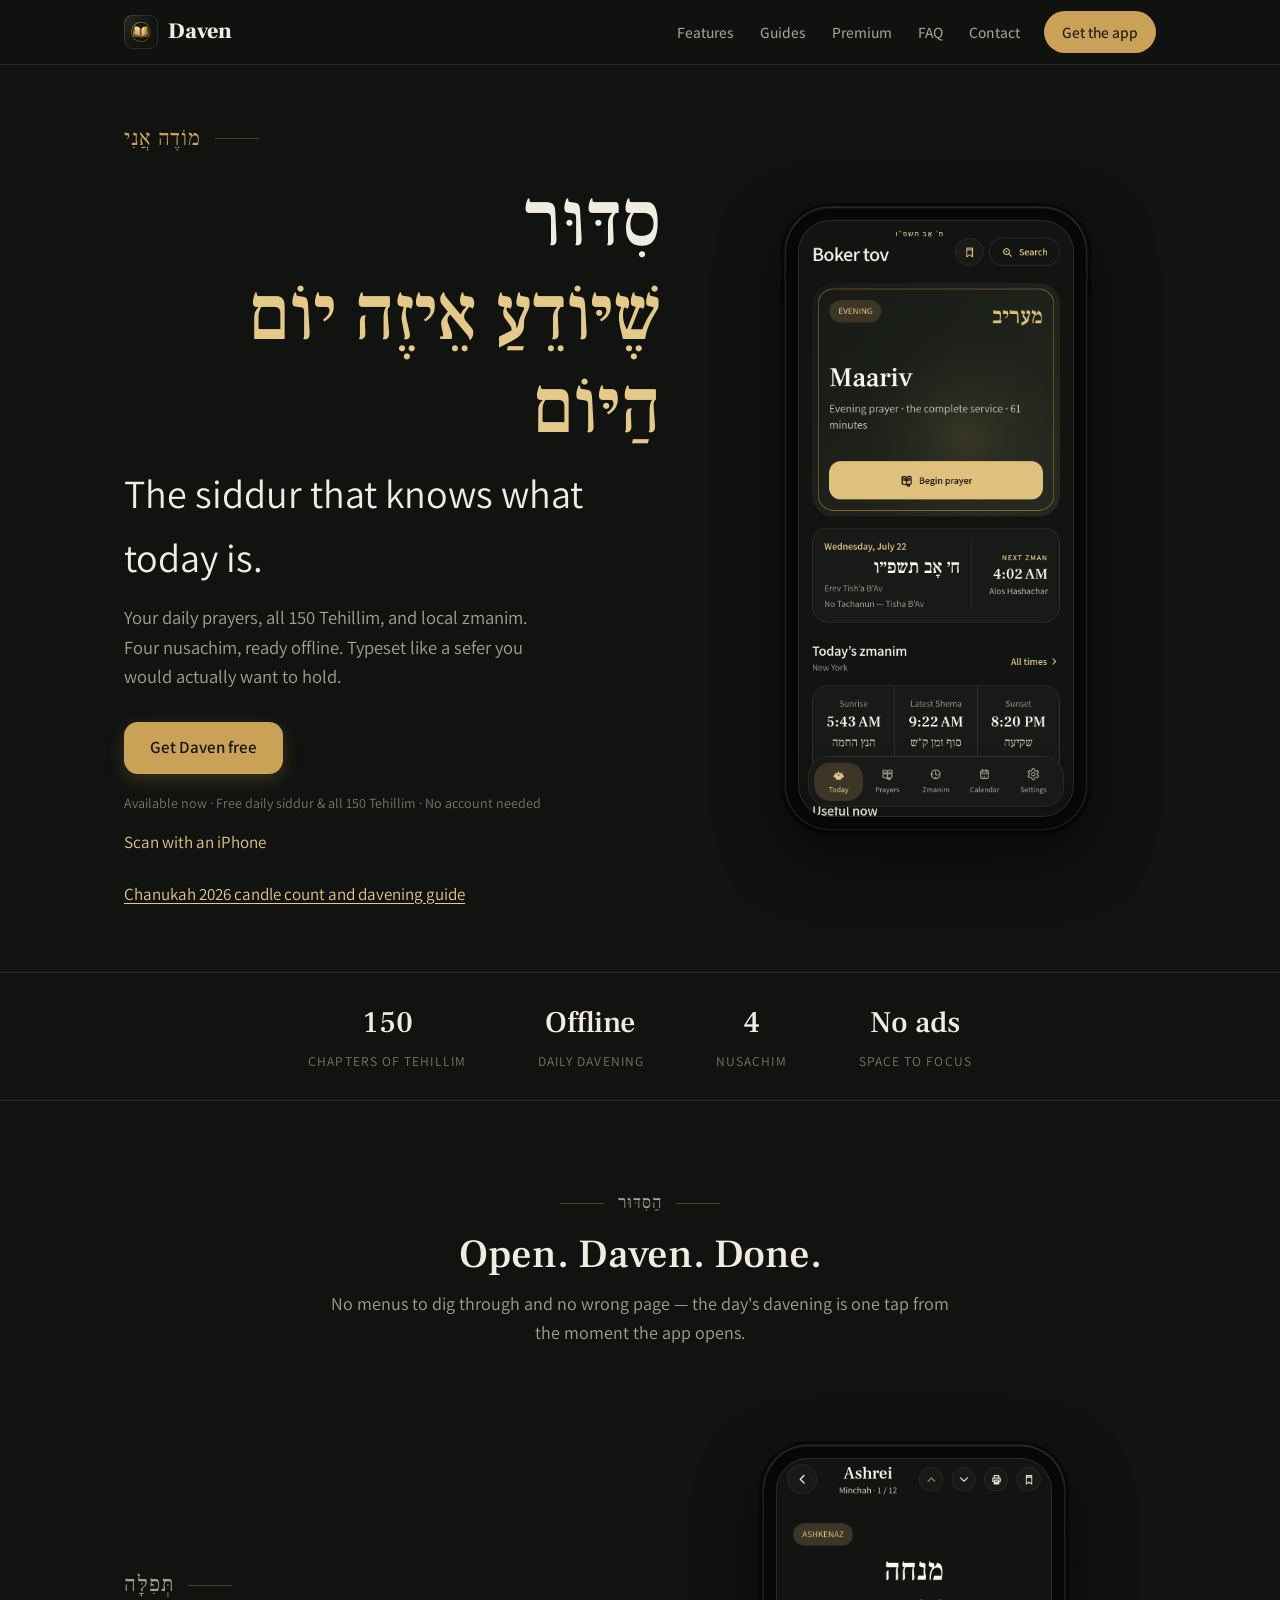
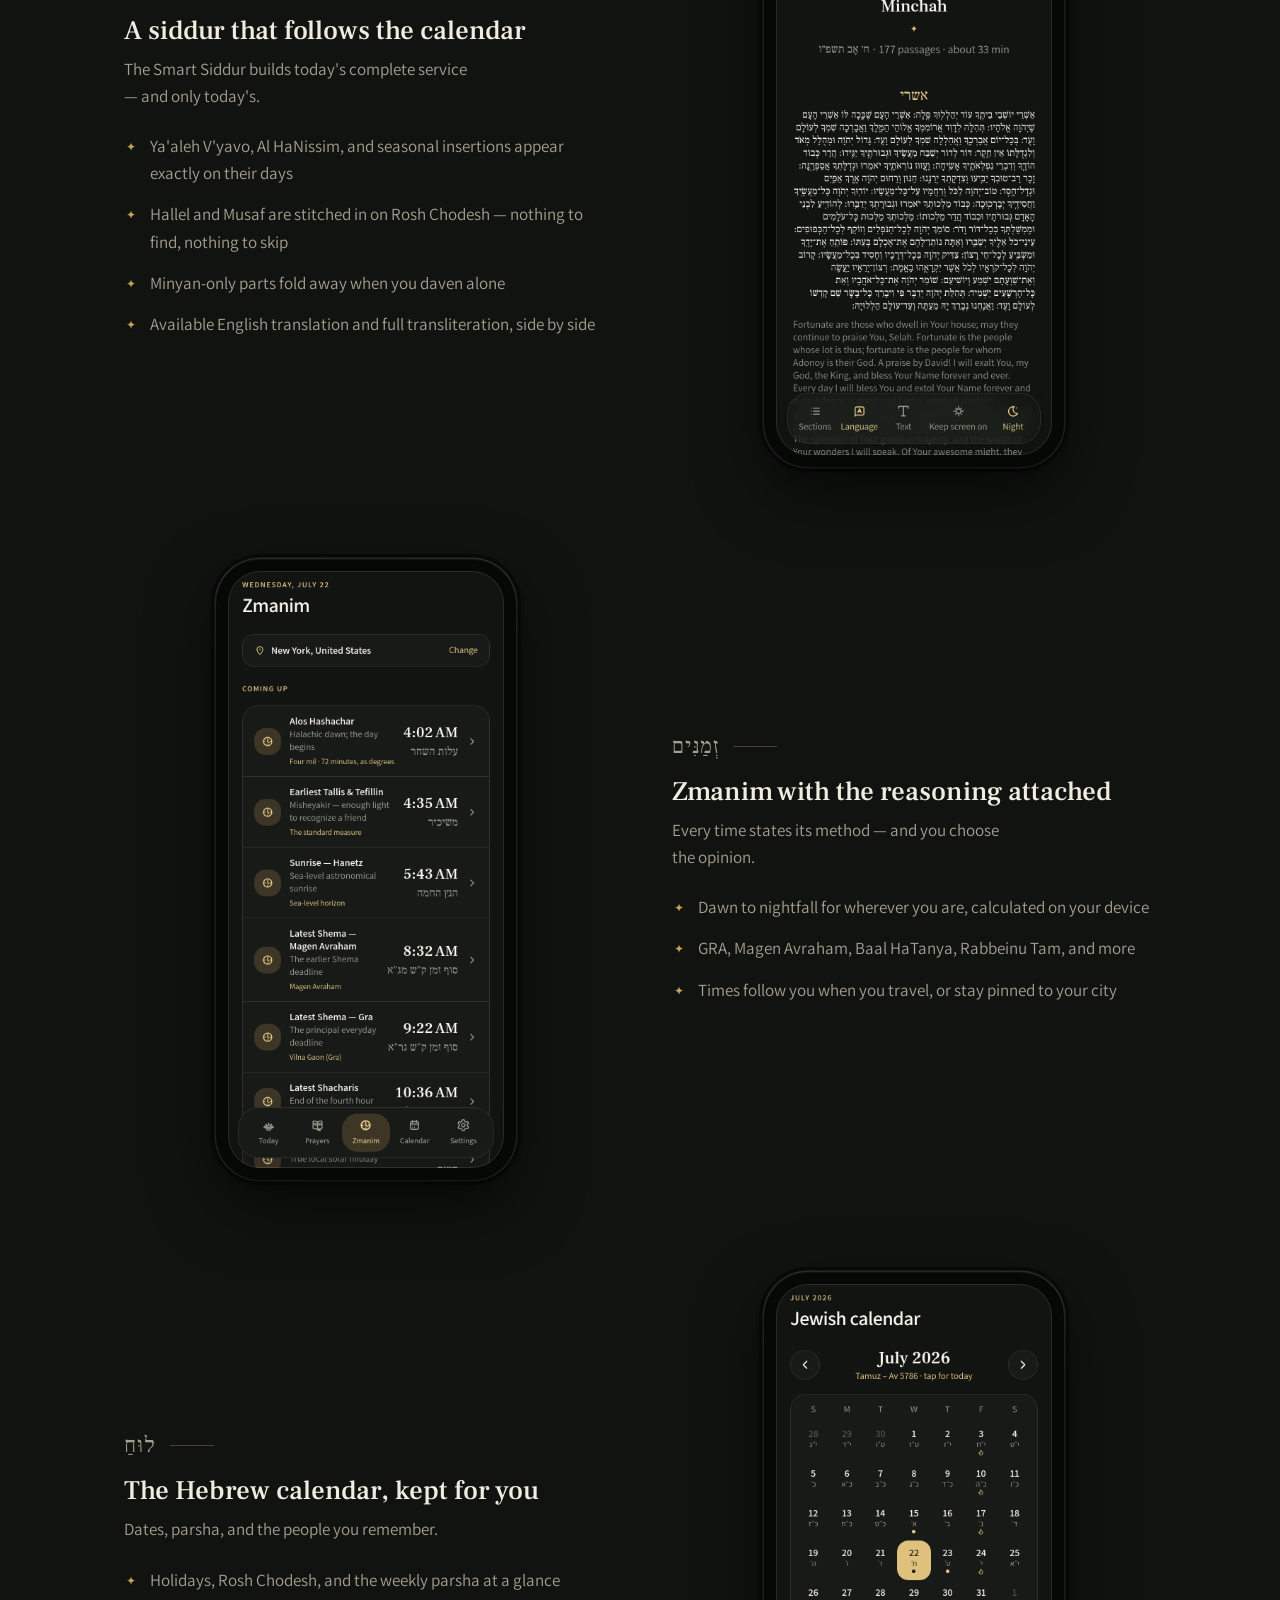
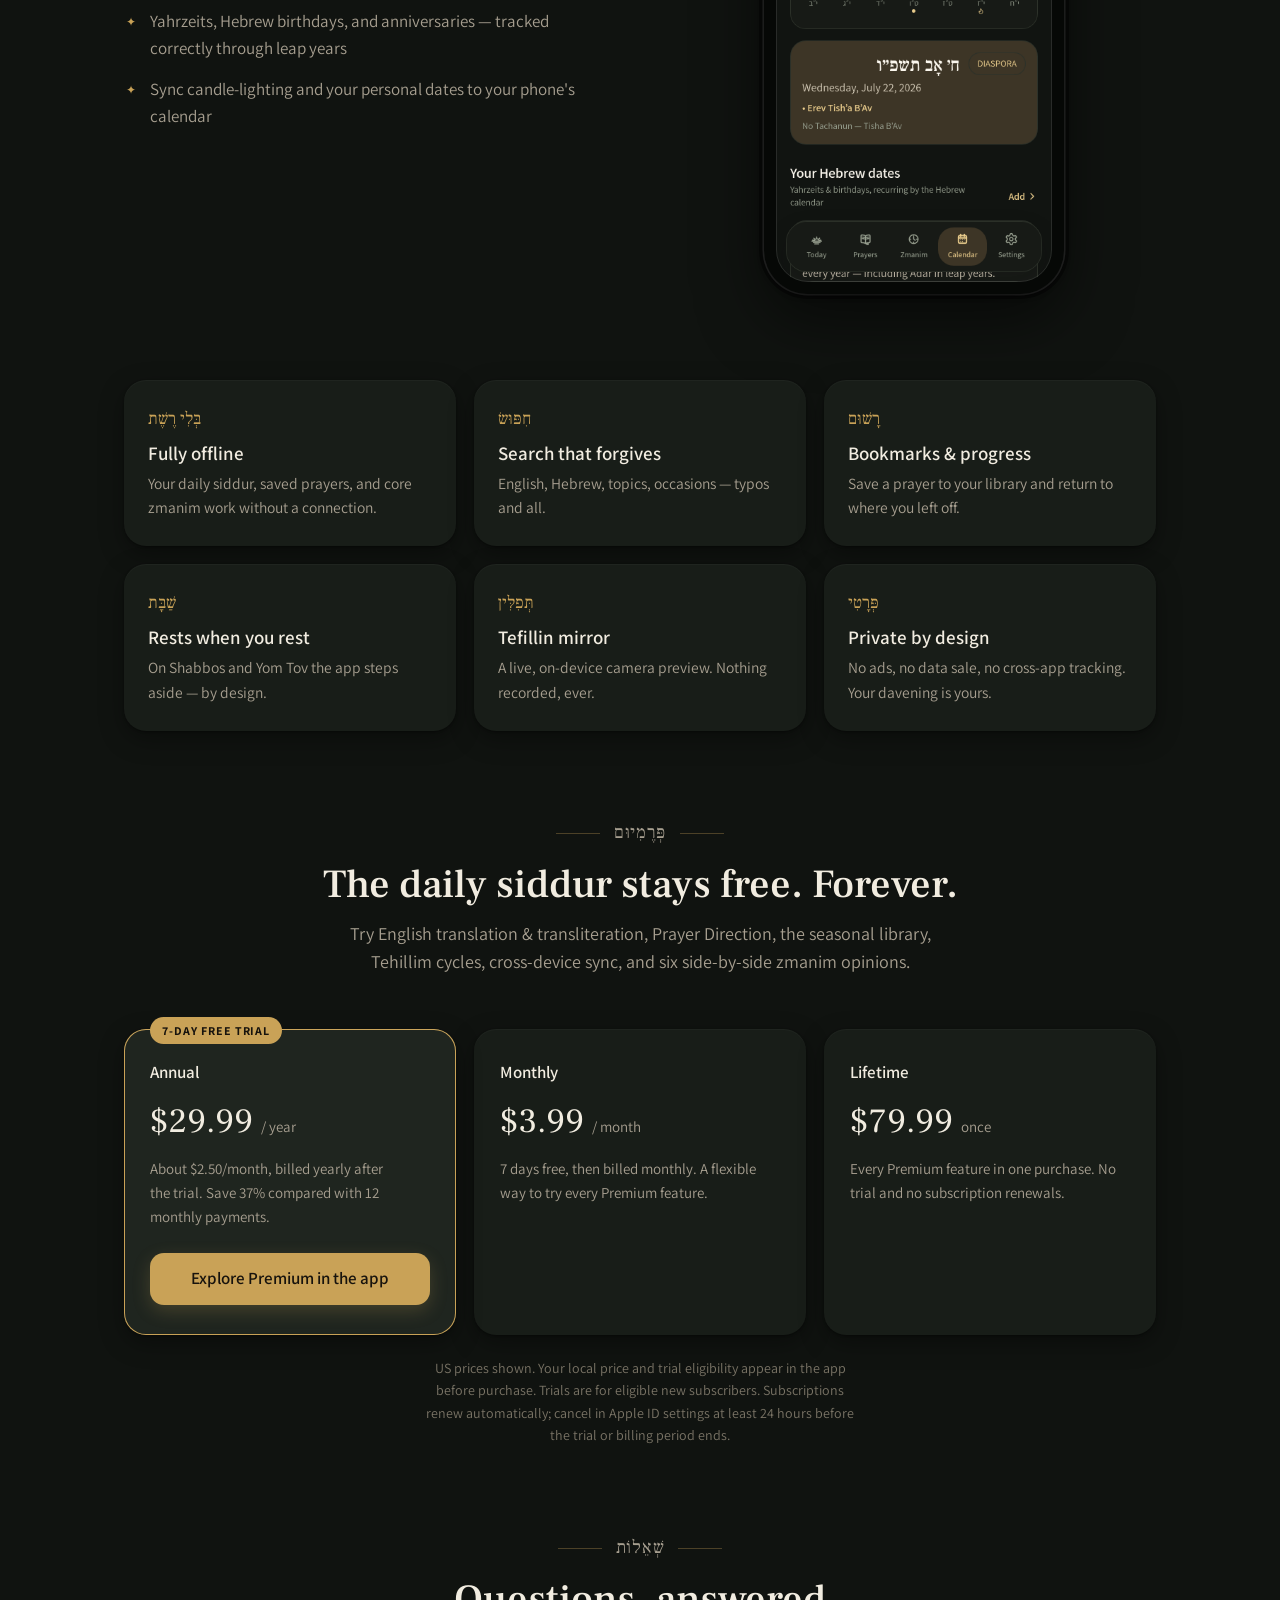
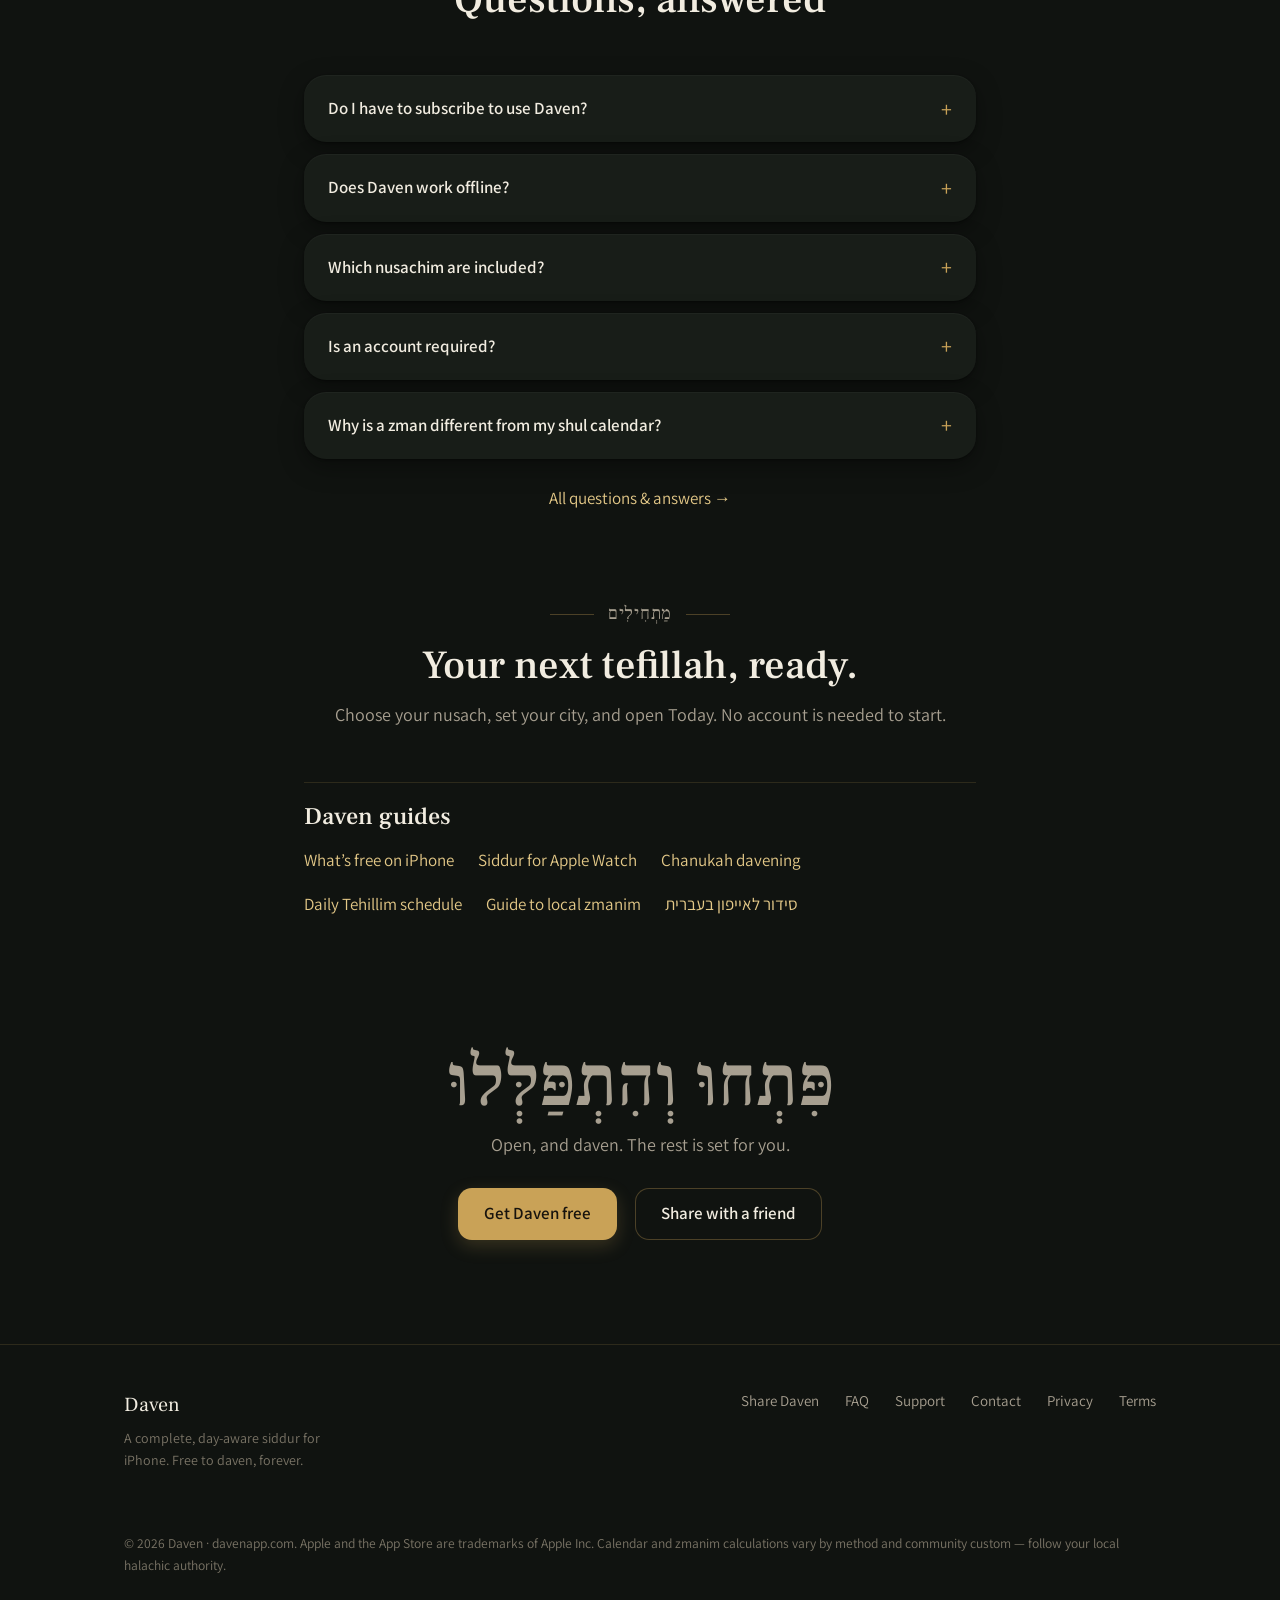
<file: index.html>
<!doctype html>
<html lang="en">
<head>
  <meta charset="utf-8" />
  <meta name="viewport" content="width=device-width, initial-scale=1" />
  <meta name="google-site-verification" content="KOYwzaF7KQ76-udQFPuBM1Hu_UAQCyKjwRdZH_Lq3cs" />
  <title>Daven: Free Siddur, Tehillim & Zmanim for iPhone</title>
  <meta name="description" content="A free daily siddur and all 150 Tehillim for iPhone. Four nusachim, offline prayer, zmanim and the Hebrew calendar. Optional Premium has a 7-day trial." />
  <link rel="canonical" href="https://davenapp.com/" />
  <meta name="apple-itunes-app" content="app-id=6791022012" />
  <meta property="og:type" content="website" />
  <meta property="og:url" content="https://davenapp.com/" />
  <meta property="og:title" content="Daven: Free Siddur, Tehillim & Zmanim for iPhone" />
  <meta property="og:description" content="A free daily siddur and all 150 Tehillim for iPhone. Four nusachim, offline prayer, zmanim and the Hebrew calendar. Optional Premium has a 7-day trial." />
  <meta property="og:image" content="https://davenapp.com/assets/icon-512.png" />
  <meta name="twitter:card" content="summary" />
  <link rel="icon" href="assets/icon-64.png" />
  <link rel="apple-touch-icon" href="assets/apple-touch-icon.png" />
  <link rel="preconnect" href="https://fonts.googleapis.com" />
  <link rel="preconnect" href="https://fonts.gstatic.com" crossorigin />
  <link href="https://fonts.googleapis.com/css2?family=Assistant:wght@400;500;600;700&family=Frank+Ruhl+Libre:wght@400;500;700;900&display=swap" rel="stylesheet" />
  <link rel="stylesheet" href="styles.css?v=12" />
  <script type="application/ld+json">{"@context": "https://schema.org", "@type": "MobileApplication", "name": "Daven: Siddur & Zmanim", "operatingSystem": "iOS", "applicationCategory": "ReferenceApplication", "url": "https://davenapp.com/", "downloadUrl": "https://apps.apple.com/app/id6791022012", "offers": {"@type": "Offer", "price": "0", "priceCurrency": "USD", "description": "Free download with optional in-app purchases"}, "image": "https://davenapp.com/assets/icon-512.png"}</script>
</head>
<body>

<header class="nav">
  <div class="wrap nav__inner">
    <a class="nav__brand" href="/"><img class="nav__mark" src="assets/icon-64.png" alt="" width="30" height="30" />Daven</a>
      <button class="nav__menu" type="button" aria-label="Menu" aria-expanded="false" aria-controls="nav-sheet">
        <svg width="22" height="22" viewBox="0 0 22 22" fill="none" aria-hidden="true"><path d="M3 6h16M3 11h16M3 16h16" stroke="currentColor" stroke-width="1.8" stroke-linecap="round"/></svg>
      </button>
    <nav class="nav__links" aria-label="Site">
      <a href="#features">Features</a>
      <a href="#guides">Guides</a>
      <a href="#premium">Premium</a>
      <a href="faq.html">FAQ</a>
      <a href="contact.html">Contact</a>
      <a class="nav__cta" href="https://apps.apple.com/app/id6791022012">Get the app</a>
    </nav>
  </div>
    <nav class="nav__sheet" id="nav-sheet" hidden aria-label="Menu">
      <a href="/#features">Features</a>
      <a href="/#guides">Guides</a>
      <a href="/#premium">Premium</a>
      <a href="faq.html">FAQ</a>
      <a href="support.html">Support</a>
      <a href="contact.html">Contact</a>
      <a href="privacy.html">Privacy</a>
      <a href="terms.html">Terms</a>
      <a href="https://apps.apple.com/app/id6791022012">Get the app</a>
    </nav>
</header>

<main>
  <!-- The hero is set like a page of the siddur itself: the reader's gold
       section mark, the Hebrew line, then its translation line beneath. -->
  <section class="hero">
    <div class="wrap hero__grid">
      <div>
        <p class="mark rise">מוֹדֶה אֲנִי</p>
        <h1 class="hero__hebrew rise" lang="he">סִדּוּר<br /><em>שֶׁיּוֹדֵעַ אֵיזֶה יוֹם הַיּוֹם</em></h1>
        <p class="hero__title rise">The siddur that knows what today is.</p>
        <p class="hero__sub rise">Your daily prayers, all 150 Tehillim, and local zmanim. Four nusachim, ready offline. Typeset like a sefer you would actually want to hold.</p>
        <div class="cta-row rise">
          <a class="btn btn--gold" href="https://apps.apple.com/app/id6791022012">Get Daven free</a>
          <span class="cta-note">Available now · Free daily siddur &amp; all 150 Tehillim · No account needed</span>
        </div>
        <p class="desktop-install-link"><a href="share.html#scan">Scan with an iPhone</a></p>
        <p class="seasonal-guide" data-hide-after="2026-12-13T12:00:00Z"><a href="chanukah-davening.html">Chanukah 2026 candle count and davening guide</a></p>
      </div>
      <figure class="phone rise"><img src="assets/shot-today.png" alt="Daven's Today screen: the evening service ready to begin, today's Hebrew date, and the next zman." fetchpriority="high" width="780" height="1688" /></figure>
    </div>
  </section>

  <section class="colophon" aria-label="Library size">
    <div class="wrap colophon__row rise">
      <div class="stat"><b>150</b><span>chapters of Tehillim</span></div>
      <div class="stat"><b>Offline</b><span>daily davening</span></div>
      <div class="stat"><b>4</b><span>nusachim</span></div>
      <div class="stat"><b>No ads</b><span>space to focus</span></div>
    </div>
  </section>

  <section class="section" id="features">
    <div class="wrap">
      <div class="section__head rise">
        <p class="mark mark--center">הַסִּדּוּר</p>
        <h2>Open. Daven. Done.</h2>
        <p>No menus to dig through and no wrong page — the day's davening is one tap from the moment the app opens.</p>
      </div>

      <div class="feature rise">
        <div class="feature__copy">
          <p class="mark">תְּפִלָּה</p>
          <h3>A siddur that follows the calendar</h3>
          <p>The Smart Siddur builds today's complete service — and only today's.</p>
          <ul>
            <li>Ya'aleh V'yavo, Al HaNissim, and seasonal insertions appear exactly on their days</li>
            <li>Hallel and Musaf are stitched in on Rosh Chodesh — nothing to find, nothing to skip</li>
            <li>Minyan-only parts fold away when you daven alone</li>
            <li>Available English translation and full transliteration, side by side</li>
          </ul>
        </div>
        <figure class="phone"><img src="assets/shot-reader.png" alt="The Daven reader: Minchah with vocalized Hebrew, a gold section mark, and English translation." loading="lazy" decoding="async" width="780" height="1688" /></figure>
      </div>

      <div class="feature feature--flip rise">
        <div class="feature__copy">
          <p class="mark">זְמַנִּים</p>
          <h3>Zmanim with the reasoning attached</h3>
          <p>Every time states its method — and you choose the opinion.</p>
          <ul>
            <li>Dawn to nightfall for wherever you are, calculated on your device</li>
            <li>GRA, Magen Avraham, Baal HaTanya, Rabbeinu Tam, and more</li>
            <li>Times follow you when you travel, or stay pinned to your city</li>
          </ul>
        </div>
        <figure class="phone"><img src="assets/shot-zmanim.png" alt="Daven's zmanim list: each time with its Hebrew name and the halachic method it uses." loading="lazy" decoding="async" width="780" height="1688" /></figure>
      </div>

      <div class="feature rise">
        <div class="feature__copy">
          <p class="mark">לוּחַ</p>
          <h3>The Hebrew calendar, kept for you</h3>
          <p>Dates, parsha, and the people you remember.</p>
          <ul>
            <li>Holidays, Rosh Chodesh, and the weekly parsha at a glance</li>
            <li>Yahrzeits, Hebrew birthdays, and anniversaries — tracked correctly through leap years</li>
            <li>Sync candle-lighting and your personal dates to your phone's calendar</li>
          </ul>
        </div>
        <figure class="phone"><img src="assets/shot-calendar.png" alt="Daven's calendar: the Hebrew month with holidays and personal dates." loading="lazy" decoding="async" width="780" height="1688" /></figure>
      </div>

      <div class="grid" style="margin-top:40px">
        <div class="card rise"><span class="card__hebrew">בְּלִי רֶשֶׁת</span><h3>Fully offline</h3><p>Your daily siddur, saved prayers, and core zmanim work without a connection.</p></div>
        <div class="card rise"><span class="card__hebrew">חִפּוּשׂ</span><h3>Search that forgives</h3><p>English, Hebrew, topics, occasions — typos and all.</p></div>
        <div class="card rise"><span class="card__hebrew">רָשׁוּם</span><h3>Bookmarks &amp; progress</h3><p>Save a prayer to your library and return to where you left off.</p></div>
        <div class="card rise"><span class="card__hebrew">שַׁבָּת</span><h3>Rests when you rest</h3><p>On Shabbos and Yom Tov the app steps aside — by design.</p></div>
        <div class="card rise"><span class="card__hebrew">תְּפִלִּין</span><h3>Tefillin mirror</h3><p>A live, on-device camera preview. Nothing recorded, ever.</p></div>
        <div class="card rise"><span class="card__hebrew">פְּרָטִי</span><h3>Private by design</h3><p>No ads, no data sale, no cross-app tracking. Your davening is yours.</p></div>
      </div>
    </div>
  </section>

  <section class="section" id="premium">
    <div class="wrap">
      <div class="section__head rise">
        <p class="mark mark--center">פְּרֶמִיוּם</p>
        <h2>The daily siddur stays free. Forever.</h2>
        <p>Try English translation &amp; transliteration, Prayer Direction, the seasonal library, Tehillim cycles, cross-device sync, and six side-by-side zmanim opinions.</p>
      </div>
      <div class="plans rise">
        <div class="plan plan--featured">
          <span class="plan__badge">7-DAY FREE TRIAL</span>
          <span class="plan__name">Annual</span>
          <span class="plan__price">$29.99 <small>/ year</small></span>
          <p class="plan__note">About $2.50/month, billed yearly after the trial. Save 37% compared with 12 monthly payments.</p>
          <a class="btn btn--gold" href="https://apps.apple.com/app/id6791022012">Explore Premium in the app</a>
        </div>
        <div class="plan">
          <span class="plan__name">Monthly</span>
          <span class="plan__price">$3.99 <small>/ month</small></span>
          <p class="plan__note">7 days free, then billed monthly. A flexible way to try every Premium feature.</p>
        </div>
        <div class="plan">
          <span class="plan__name">Lifetime</span>
          <span class="plan__price">$79.99 <small>once</small></span>
          <p class="plan__note">Every Premium feature in one purchase. No trial and no subscription renewals.</p>
        </div>
      </div>
      <p class="plans-foot">US prices shown. Your local price and trial eligibility appear in the app before purchase. Trials are for eligible new subscribers. Subscriptions renew automatically; cancel in Apple ID settings at least 24 hours before the trial or billing period ends.</p>
    </div>
  </section>

  <section class="section" id="faq">
    <div class="wrap wrap--narrow">
      <div class="section__head rise">
        <p class="mark mark--center">שְׁאֵלוֹת</p>
        <h2>Questions, answered</h2>
      </div>
      <div class="faq-list rise">
        <details class="faq-item"><summary>Do I have to subscribe to use Daven?</summary><div class="faq-body"><p>No. The daily siddur in all four nusachim and all 150 Tehillim are free. Downloading Daven does not start a subscription. Premium is optional, and Apple shows the price and terms before you confirm a purchase.</p></div></details>
        <details class="faq-item"><summary>Does Daven work offline?</summary><div class="faq-body"><p>Yes. Bundled prayer content, calendar logic, saved preferences, bookmarks, reading progress, and core zmanim work without a network connection.</p></div></details>
        <details class="faq-item"><summary>Which nusachim are included?</summary><div class="faq-body"><p>Ashkenaz, Sefard, Edot Mizrach, and Chabad — and the whole library truly changes with your setting, not just the Amidah.</p></div></details>
        <details class="faq-item"><summary>Is an account required?</summary><div class="faq-body"><p>No. An account exists only for optional cross-device sync of your preferences and personal content.</p></div></details>
        <details class="faq-item"><summary>Why is a zman different from my shul calendar?</summary><div class="faq-body"><p>Methods and location assumptions can differ. Check the selected city and the Israel/Diaspora setting — then follow your community calendar and local halachic authority.</p></div></details>
      </div>
      <p style="text-align:center;margin-top:26px"><a href="faq.html">All questions &amp; answers →</a></p>
    </div>
  </section>

  <section class="section" id="start">
    <div class="wrap wrap--narrow">
      <div class="section__head">
        <p class="mark mark--center">מַתְחִילִים</p>
        <h2>Your next tefillah, ready.</h2>
        <p>Choose your nusach, set your city, and open Today. No account is needed to start.</p>
      </div>
      <nav id="guides" class="reading-related" aria-labelledby="guide-title">
        <h3 id="guide-title">Daven guides</h3>
        <ul class="guide-links">
          <li><a href="siddur-for-iphone.html">What’s free on iPhone</a></li>
          <li><a href="siddur-for-apple-watch.html">Siddur for Apple Watch</a></li>
          <li><a href="chanukah-davening.html">Chanukah davening</a></li>
          <li><a href="daily-tehillim.html">Daily Tehillim schedule</a></li>
          <li><a href="zmanim-guide.html">Guide to local zmanim</a></li>
          <li><a href="siddur-he.html" lang="he" dir="rtl">סידור לאייפון בעברית</a></li>
        </ul>
      </nav>
    </div>
  </section>

  <section class="closer">
    <div class="wrap">
      <p class="hero__hebrew rise" lang="he">פִּתְחוּ וְהִתְפַּלְּלוּ</p>
      <p class="rise">Open, and daven. The rest is set for you.</p>
      <div class="cta-row rise" style="justify-content:center">
        <a class="btn btn--gold" href="https://apps.apple.com/app/id6791022012">Get Daven free</a>
        <a class="btn btn--ghost" href="share.html">Share with a friend</a>
      </div>
    </div>
  </section>
</main>

<footer class="footer">
  <div class="wrap footer__inner">
    <div class="footer__brand">Daven<span>A complete, day-aware siddur for iPhone. Free to daven, forever.</span></div>
    <nav aria-label="Footer">
      <a href="share.html">Share Daven</a>
      <a href="faq.html">FAQ</a>
      <a href="support.html">Support</a>
      <a href="contact.html">Contact</a>
      <a href="privacy.html">Privacy</a>
      <a href="terms.html">Terms</a>
    </nav>
    <p class="footer__legal">© <span data-year>2026</span> Daven · davenapp.com. Apple and the App Store are trademarks of Apple Inc. Calendar and zmanim calculations vary by method and community custom — follow your local halachic authority.</p>
  </div>
</footer>

<script src="site.js?v=10" defer></script>
</body>
</html>
</file>
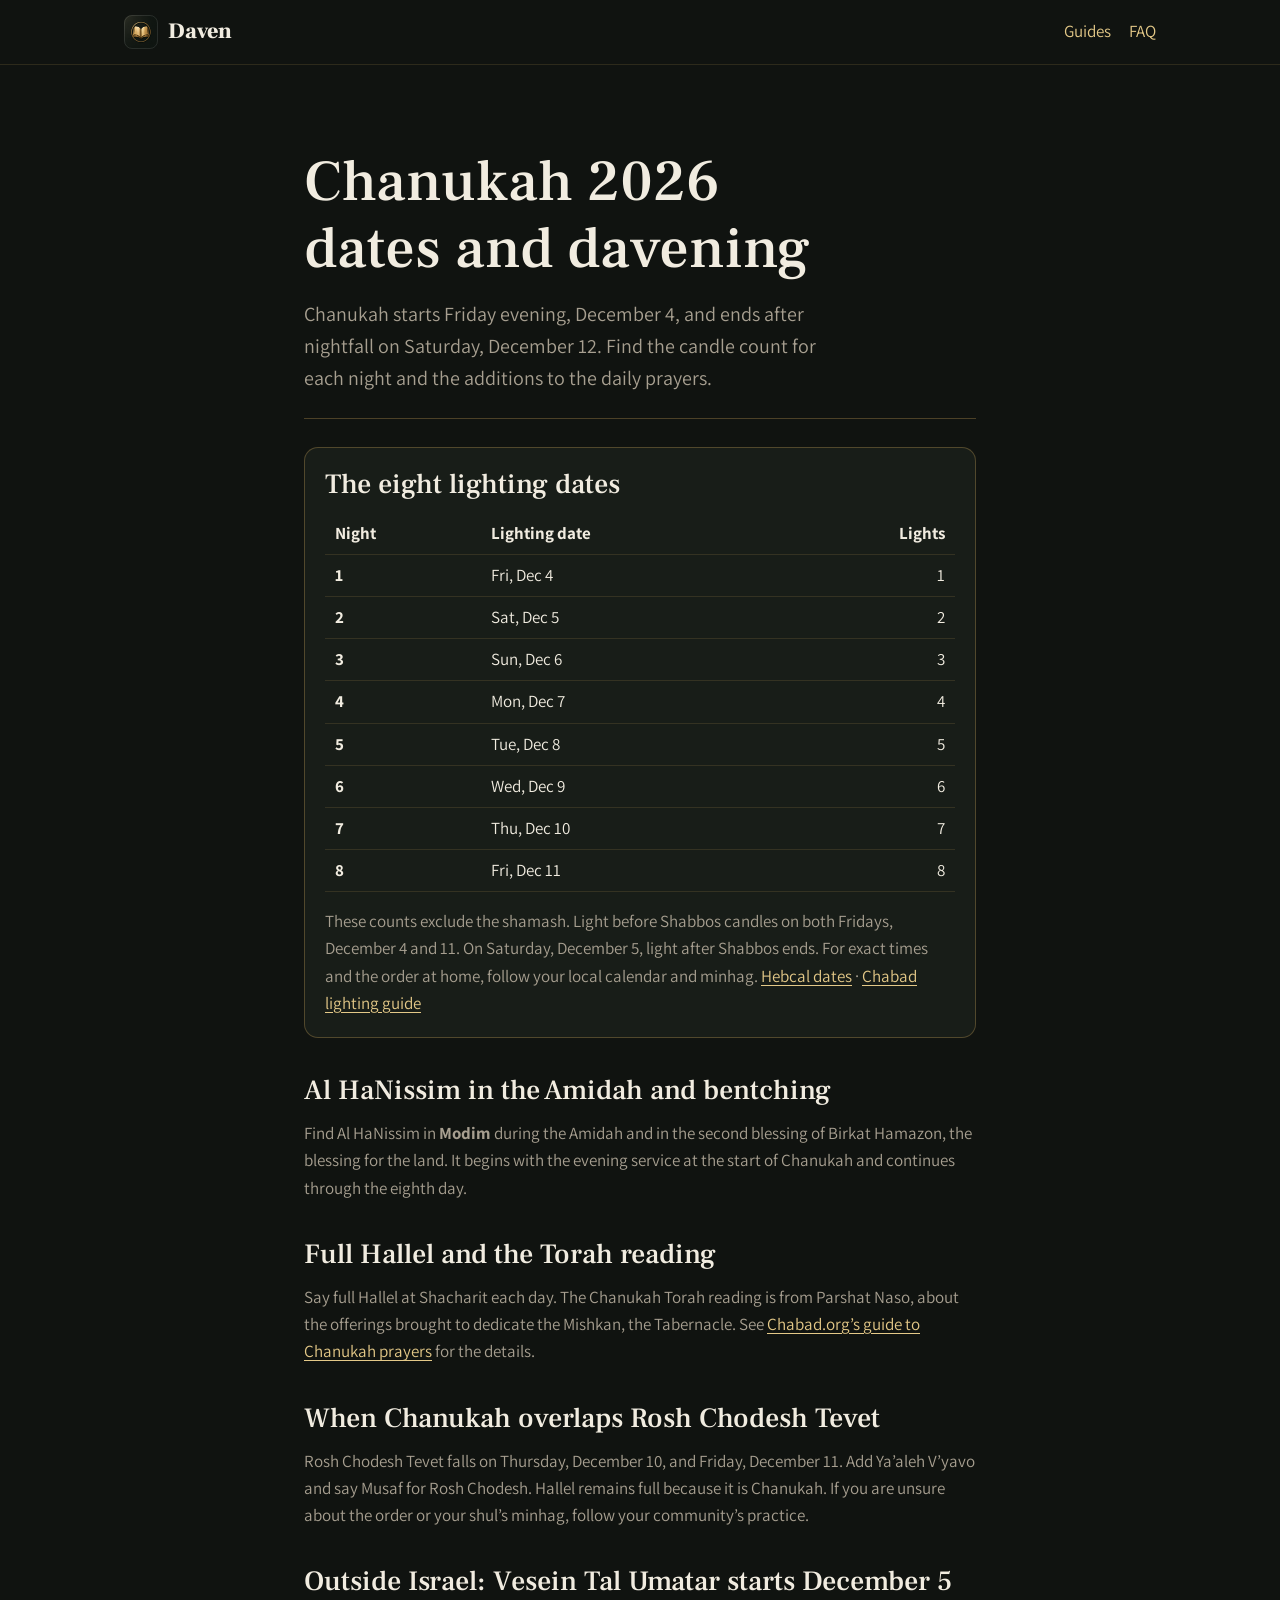
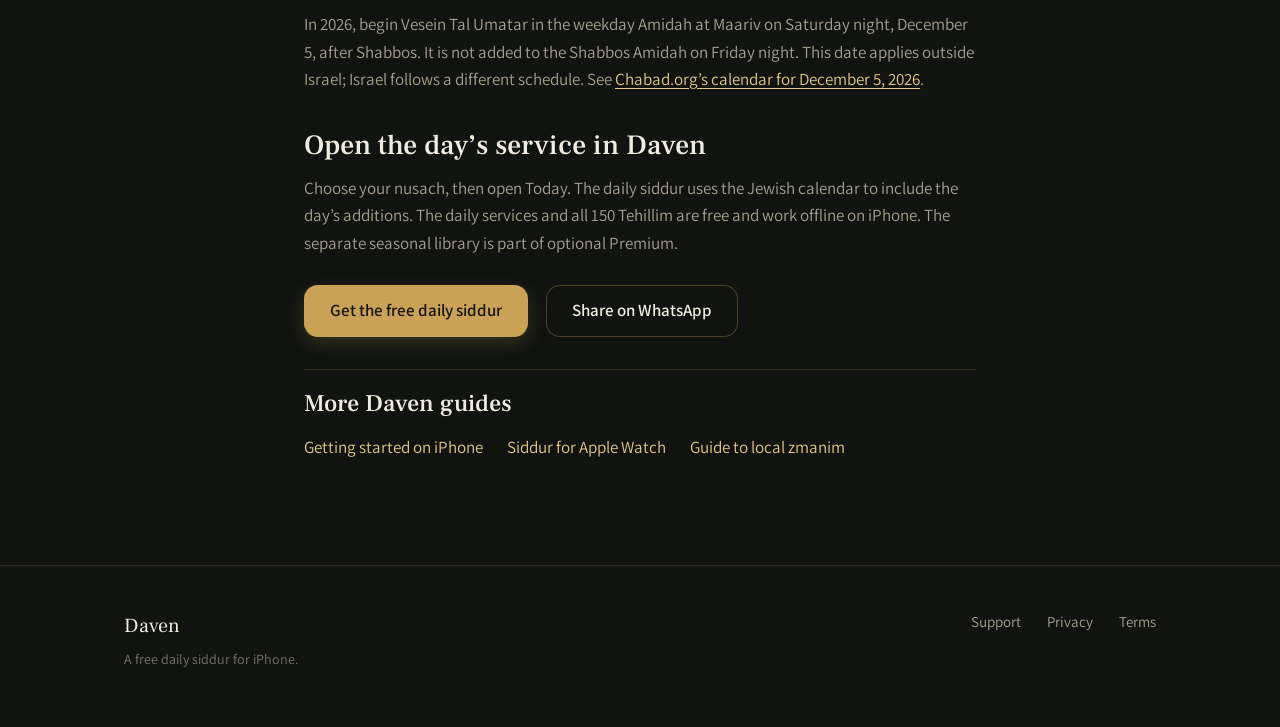
<file: chanukah-davening.html>
<!doctype html>
<html lang="en">
<head>
  <meta charset="utf-8" />
  <meta name="viewport" content="width=device-width, initial-scale=1" />
  <title>Chanukah 2026 Dates, Candle Count &amp; Davening — Daven</title>
  <meta name="description" content="Chanukah 2026 runs December 4–12. See how many menorah lights to kindle each night, the two Friday lightings, and what changes in davening." />
  <link rel="canonical" href="https://davenapp.com/chanukah-davening.html" />
  <meta name="apple-itunes-app" content="app-id=6791022012" />
  <meta property="og:type" content="article" />
  <meta property="og:site_name" content="Daven" />
  <meta property="og:url" content="https://davenapp.com/chanukah-davening.html" />
  <meta property="og:title" content="Chanukah 2026 Dates, Candle Count &amp; Davening — Daven" />
  <meta property="og:description" content="Chanukah 2026 runs December 4–12. See how many menorah lights to kindle each night, the two Friday lightings, and what changes in davening." />
  <meta property="og:image" content="https://davenapp.com/assets/icon-512.png" />
  <meta name="twitter:card" content="summary" />
  <link rel="icon" href="assets/icon-64.png" />
  <link rel="apple-touch-icon" href="assets/apple-touch-icon.png" />
  <link rel="preconnect" href="https://fonts.googleapis.com" />
  <link rel="preconnect" href="https://fonts.gstatic.com" crossorigin />
  <link href="https://fonts.googleapis.com/css2?family=Assistant:wght@400;500;600;700&amp;family=Frank+Ruhl+Libre:wght@400;500;700;900&amp;display=swap" rel="stylesheet" />
  <link rel="stylesheet" href="styles.css?v=11" />
</head>
<body>
  <a class="skip-link" href="#main">Skip to content</a>
  <header class="reading-nav">
    <div class="wrap reading-nav__inner">
      <a class="nav__brand" href="/"><img class="nav__mark" src="assets/icon-64.png" alt="" width="34" height="34" />Daven</a>
      <nav aria-label="Site">
        <a href="/#guides">Guides</a>
        <a href="faq.html">FAQ</a>
      </nav>
    </div>
  </header>

  <main class="section guide-page reading-page" id="main" tabindex="-1">
    <article class="wrap wrap--narrow">
      <header class="reading-head">
        <h1>Chanukah 2026 dates and davening</h1>
        <p>Chanukah starts Friday evening, December 4, and ends after nightfall on Saturday, December 12. Find the candle count for each night and the additions to the daily prayers.</p>
      </header>

      <div class="guide-copy">
        <section class="guide-callout" aria-labelledby="chanukah-dates">
          <h2 id="chanukah-dates">The eight lighting dates</h2>
          <table class="calendar-table" aria-labelledby="chanukah-dates">
            <thead>
              <tr><th scope="col">Night</th><th scope="col">Lighting date</th><th scope="col">Lights</th></tr>
            </thead>
            <tbody>
              <tr><th scope="row">1</th><td><time datetime="2026-12-04">Fri, Dec 4</time></td><td>1</td></tr>
              <tr><th scope="row">2</th><td><time datetime="2026-12-05">Sat, Dec 5</time></td><td>2</td></tr>
              <tr><th scope="row">3</th><td><time datetime="2026-12-06">Sun, Dec 6</time></td><td>3</td></tr>
              <tr><th scope="row">4</th><td><time datetime="2026-12-07">Mon, Dec 7</time></td><td>4</td></tr>
              <tr><th scope="row">5</th><td><time datetime="2026-12-08">Tue, Dec 8</time></td><td>5</td></tr>
              <tr><th scope="row">6</th><td><time datetime="2026-12-09">Wed, Dec 9</time></td><td>6</td></tr>
              <tr><th scope="row">7</th><td><time datetime="2026-12-10">Thu, Dec 10</time></td><td>7</td></tr>
              <tr><th scope="row">8</th><td><time datetime="2026-12-11">Fri, Dec 11</time></td><td>8</td></tr>
            </tbody>
          </table>
          <p>These counts exclude the shamash. Light before Shabbos candles on both Fridays, December 4 and 11. On Saturday, December 5, light after Shabbos ends. For exact times and the order at home, follow your local calendar and minhag. <a href="https://www.hebcal.com/holidays/chanukah-2026">Hebcal dates</a> · <a href="https://www.chabad.org/holidays/chanukah/article_cdo/aid/605036/jewish/Hanukkah-2026-FAQ.htm">Chabad lighting guide</a></p>
        </section>
        <h2>Al HaNissim in the Amidah and bentching</h2>
        <p>Find Al HaNissim in <strong>Modim</strong> during the Amidah and in the second blessing of Birkat Hamazon, the blessing for the land. It begins with the evening service at the start of Chanukah and continues through the eighth day.</p>
        <h2>Full Hallel and the Torah reading</h2>
        <p>Say full Hallel at Shacharit each day. The Chanukah Torah reading is from Parshat Naso, about the offerings brought to dedicate the Mishkan, the Tabernacle. See <a href="https://www.chabad.org/holidays/chanukah/article_cdo/aid/597180/jewish/Prayers-Blessings-Overview.htm">Chabad.org’s guide to Chanukah prayers</a> for the details.</p>
        <h2>When Chanukah overlaps Rosh Chodesh Tevet</h2>
        <p>Rosh Chodesh Tevet falls on Thursday, December 10, and Friday, December 11. Add Ya’aleh V’yavo and say Musaf for Rosh Chodesh. Hallel remains full because it is Chanukah. If you are unsure about the order or your shul’s minhag, follow your community’s practice.</p>
        <h2>Outside Israel: Vesein Tal Umatar starts December 5</h2>
        <p>In 2026, begin Vesein Tal Umatar in the weekday Amidah at Maariv on Saturday night, December 5, after Shabbos. It is not added to the Shabbos Amidah on Friday night. This date applies outside Israel; Israel follows a different schedule. See <a href="https://www.chabad.org/calendar/view/day_cdo/aid/603606/jewish/Prayer-for-Rain.htm">Chabad.org’s calendar for December 5, 2026</a>.</p>
        <h2>Open the day’s service in Daven</h2>
        <p>Choose your nusach, then open Today. The daily siddur uses the Jewish calendar to include the day’s additions. The daily services and all 150 Tehillim are free and work offline on iPhone. The separate seasonal library is part of optional Premium.</p>
        <div class="cta-row">
          <a class="btn btn--gold" href="https://apps.apple.com/app/id6791022012">Get the free daily siddur</a>
          <a class="btn btn--ghost" href="https://wa.me/?text=Chanukah%202026%20candle%20counts%20and%20what%20to%20add%20to%20davening%2C%20all%20on%20one%20page.%0Ahttps%3A%2F%2Fdavenapp.com%2Fchanukah-davening.html">Share on WhatsApp</a>
        </div>
      </div>

      <nav class="reading-related" aria-label="More Daven guides">
        <h2>More Daven guides</h2>
        <ul class="guide-links">
          <li><a href="siddur-for-iphone.html">Getting started on iPhone</a></li>
          <li><a href="siddur-for-apple-watch.html">Siddur for Apple Watch</a></li>
          <li><a href="zmanim-guide.html">Guide to local zmanim</a></li>
        </ul>
      </nav>
    </article>
  </main>

  <footer class="footer">
    <div class="wrap footer__inner">
      <div class="footer__brand">Daven<span>A free daily siddur for iPhone.</span></div>
      <nav aria-label="Footer">
        <a href="support.html">Support</a>
        <a href="privacy.html">Privacy</a>
        <a href="terms.html">Terms</a>
      </nav>
    </div>
  </footer>
  <script src="site.js?v=10" defer></script>
</body>
</html>
</file>
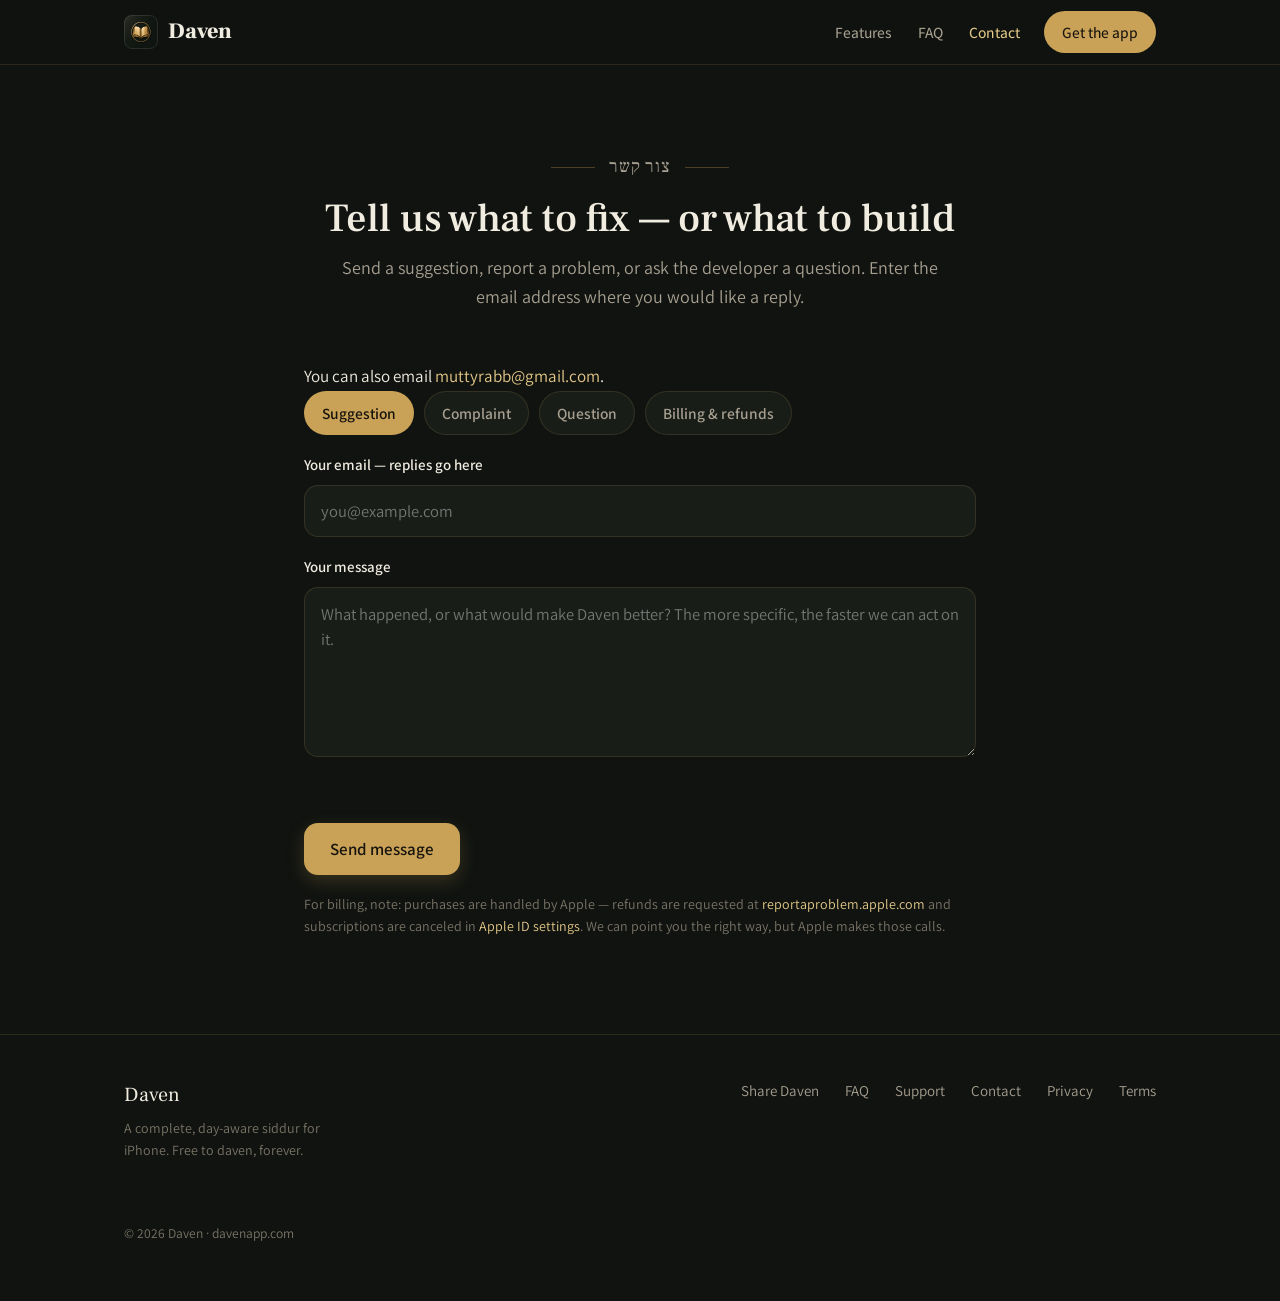
<file: contact.html>
<!doctype html>
<html lang="en">
<head>
  <meta charset="utf-8" />
  <meta name="viewport" content="width=device-width, initial-scale=1" />
  <title>Contact — Daven</title>
  <meta name="description" content="Send the Daven developer a suggestion, report a problem, or ask a question about the app." />
  <link rel="canonical" href="https://davenapp.com/contact.html" />
  <meta name="apple-itunes-app" content="app-id=6791022012" />
  <meta property="og:type" content="website" />
  <meta property="og:url" content="https://davenapp.com/contact.html" />
  <meta property="og:title" content="Contact — Daven" />
  <meta property="og:description" content="Send the Daven developer a suggestion, report a problem, or ask a question about the app." />
  <meta property="og:image" content="https://davenapp.com/assets/icon-512.png" />
  <meta name="twitter:card" content="summary" />
  <link rel="icon" href="assets/icon-64.png" />
  <link rel="apple-touch-icon" href="assets/apple-touch-icon.png" />
  <link rel="preconnect" href="https://fonts.googleapis.com" />
  <link rel="preconnect" href="https://fonts.gstatic.com" crossorigin />
  <link href="https://fonts.googleapis.com/css2?family=Assistant:wght@400;500;600;700&family=Frank+Ruhl+Libre:wght@400;500;700;900&display=swap" rel="stylesheet" />
  <link rel="stylesheet" href="styles.css?v=9" />
</head>
<body>

<header class="nav">
  <div class="wrap nav__inner">
    <a class="nav__brand" href="/"><img class="nav__mark" src="assets/icon-64.png" alt="" width="30" height="30" />Daven</a>
      <button class="nav__menu" type="button" aria-label="Menu" aria-expanded="false" aria-controls="nav-sheet">
        <svg width="22" height="22" viewBox="0 0 22 22" fill="none" aria-hidden="true"><path d="M3 6h16M3 11h16M3 16h16" stroke="currentColor" stroke-width="1.8" stroke-linecap="round"/></svg>
      </button>
    <nav class="nav__links" aria-label="Site">
      <a href="/#features">Features</a>
      <a href="faq.html">FAQ</a>
      <a href="contact.html" aria-current="page">Contact</a>
      <a class="nav__cta" href="https://apps.apple.com/app/id6791022012">Get the app</a>
    </nav>
  </div>
    <nav class="nav__sheet" id="nav-sheet" hidden aria-label="Menu">
      <a href="/#features">Features</a>
      <a href="/#premium">Premium</a>
      <a href="faq.html">FAQ</a>
      <a href="support.html">Support</a>
      <a href="contact.html">Contact</a>
      <a href="privacy.html">Privacy</a>
      <a href="terms.html">Terms</a>
      <a href="https://apps.apple.com/app/id6791022012">Get the app</a>
    </nav>
</header>

<main class="section" style="padding-bottom:88px">
  <div class="wrap wrap--narrow">
    <div class="section__head rise in">
      <p class="mark mark--center">צור קשר</p>
      <h2>Tell us what to fix — or what to build</h2>
      <p>Send a suggestion, report a problem, or ask the developer a question. Enter the email address where you would like a reply.</p>
    </div>

    <p class="support-direct">You can also email <a href="mailto:muttyrabb@gmail.com?subject=Daven%20support">muttyrabb@gmail.com</a>.</p>

    <form class="form" id="contact-form" novalidate>
      <div class="chip-row" role="group" aria-label="What is this about?">
        <button type="button" class="chip" data-kind="suggestion" aria-pressed="true">Suggestion</button>
        <button type="button" class="chip" data-kind="complaint" aria-pressed="false">Complaint</button>
        <button type="button" class="chip" data-kind="question" aria-pressed="false">Question</button>
        <button type="button" class="chip" data-kind="billing" aria-pressed="false">Billing &amp; refunds</button>
      </div>

      <div class="field">
        <label for="email">Your email — replies go here</label>
        <input id="email" name="email" type="email" autocomplete="email" inputmode="email" required placeholder="you@example.com" />
      </div>

      <div class="field">
        <label for="message">Your message</label>
        <textarea id="message" name="message" required minlength="10" placeholder="What happened, or what would make Daven better? The more specific, the faster we can act on it."></textarea>
      </div>

      <div class="hp" aria-hidden="true">
        <label for="website">Leave this field empty</label>
        <input id="website" name="website" type="text" tabindex="-1" autocomplete="off" />
      </div>

      <p class="form__error" role="alert"></p>
      <div><button class="btn btn--gold" type="submit">Send message</button></div>
      <p class="cta-note">For billing, note: purchases are handled by Apple — refunds are requested at <a href="https://reportaproblem.apple.com">reportaproblem.apple.com</a> and subscriptions are canceled in <a href="https://apps.apple.com/account/subscriptions">Apple&nbsp;ID settings</a>. We can point you the right way, but Apple makes those calls.</p>
    </form>

    <noscript><p>Please email <a href="mailto:muttyrabb@gmail.com?subject=Daven%20support">muttyrabb@gmail.com</a> to contact support.</p></noscript>

    <div class="form__success" id="contact-success" hidden>
      <p class="mark mark--center">נִשְׁלַח</p>
      <h3>Message sent</h3>
      <p>Thank you — your message was submitted. Replies go to the email address you entered.</p>
    </div>
  </div>
</main>

<footer class="footer">
  <div class="wrap footer__inner">
    <div class="footer__brand">Daven<span>A complete, day-aware siddur for iPhone. Free to daven, forever.</span></div>
    <nav aria-label="Footer">
      <a href="share.html">Share Daven</a>
      <a href="faq.html">FAQ</a>
      <a href="support.html">Support</a>
      <a href="contact.html">Contact</a>
      <a href="privacy.html">Privacy</a>
      <a href="terms.html">Terms</a>
    </nav>
    <p class="footer__legal">© <span data-year>2026</span> Daven · davenapp.com</p>
  </div>
</footer>

<script src="site.js?v=8" defer></script>
</body>
</html>
</file>
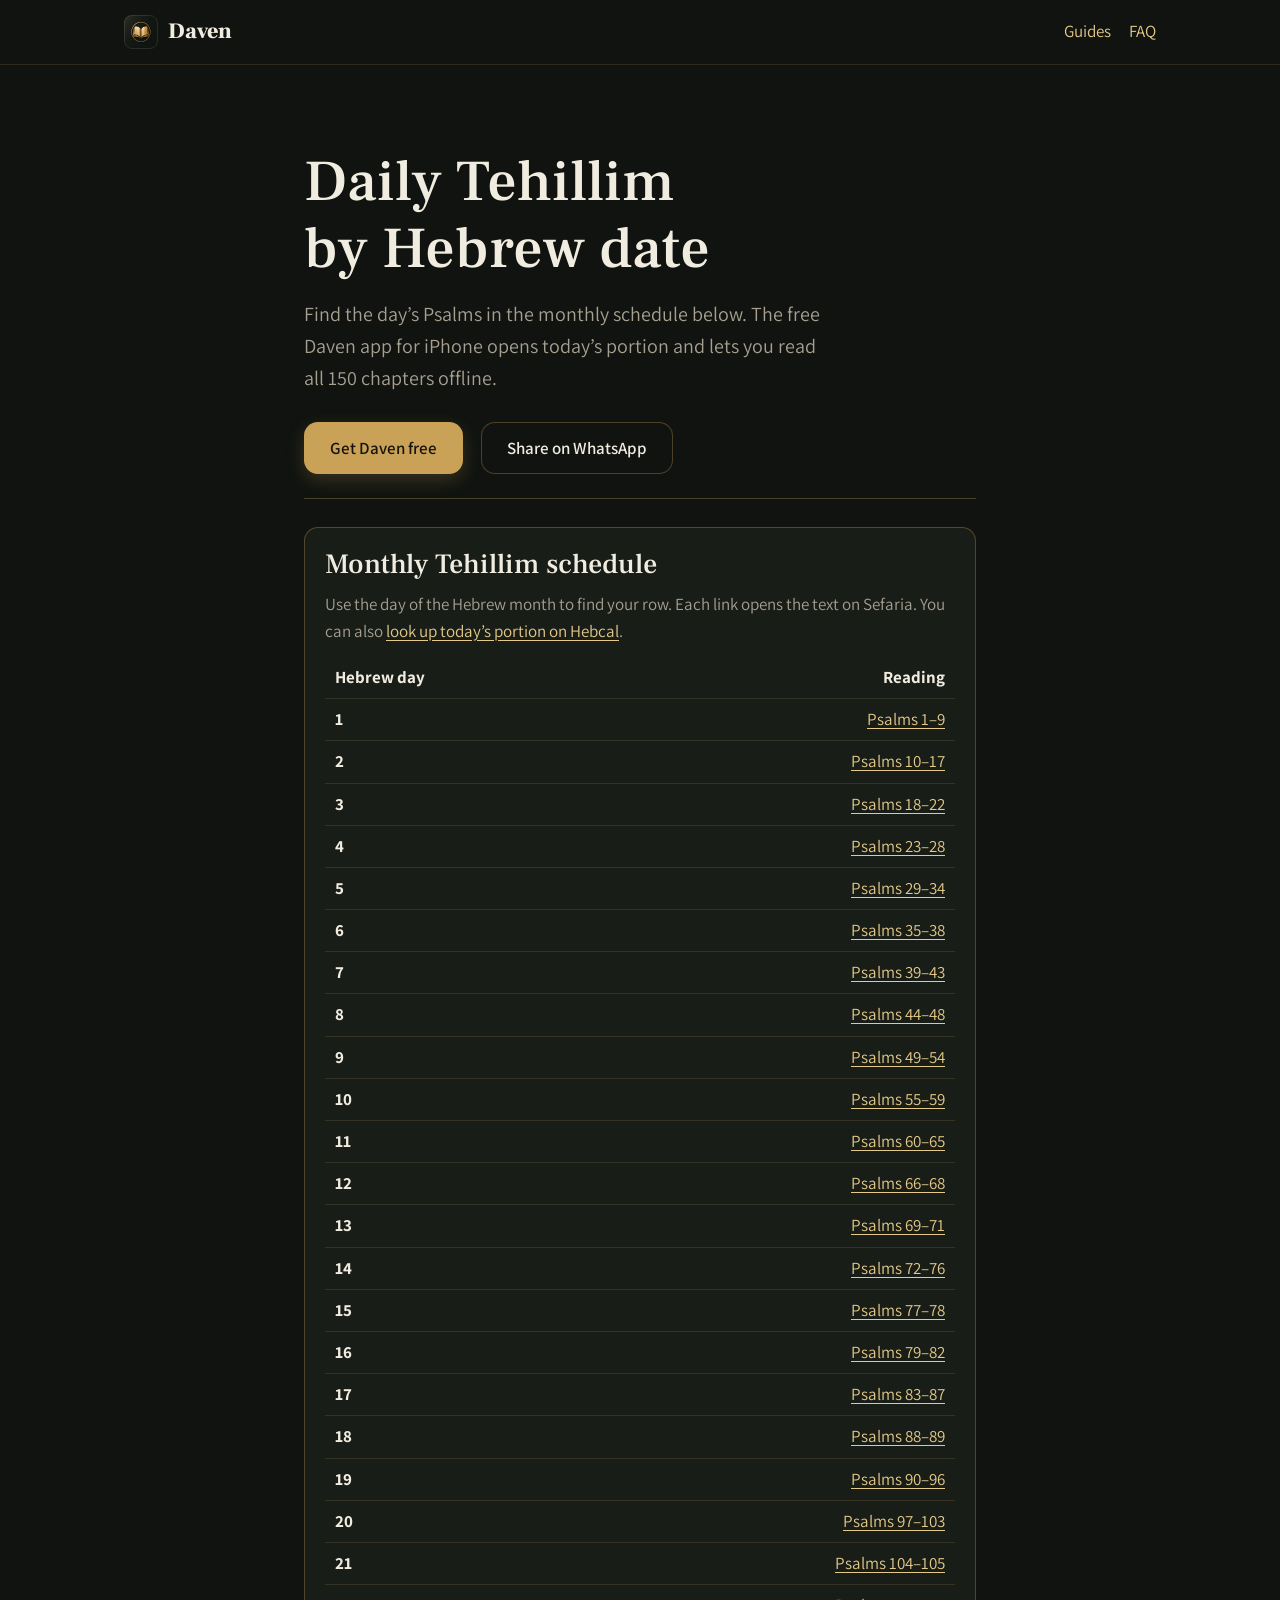
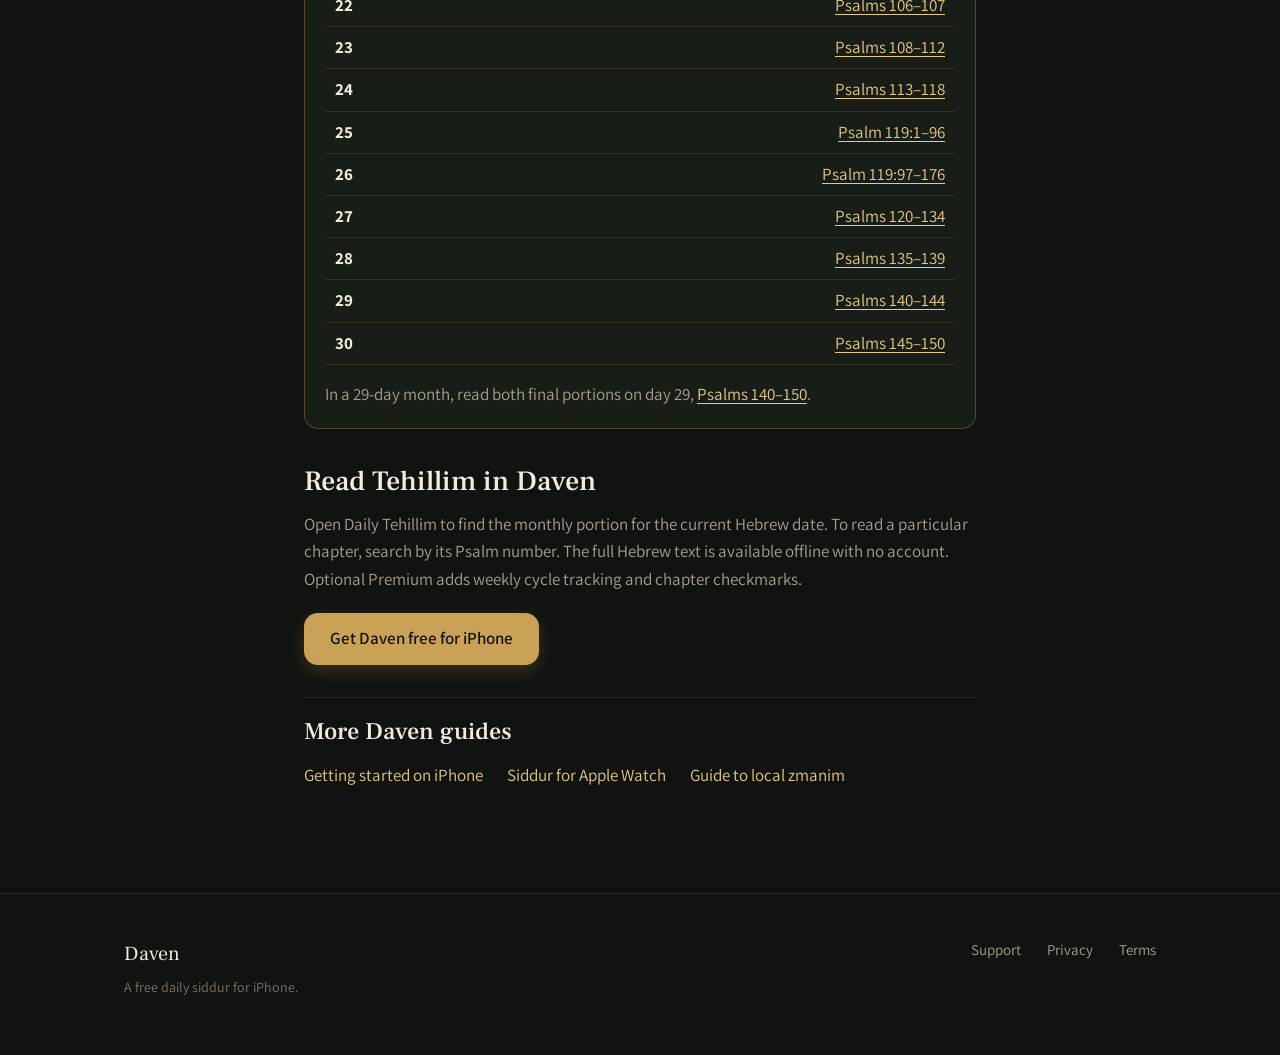
<file: daily-tehillim.html>
<!doctype html>
<html lang="en">
<head>
  <meta charset="utf-8" />
  <meta name="viewport" content="width=device-width, initial-scale=1" />
  <title>Daily Tehillim by Hebrew Date &amp; Free iPhone App — Daven</title>
  <meta name="description" content="Find the Tehillim for each day of the Hebrew month, including Psalm 119 and 29-day months. Read all 150 Psalms offline in the free Daven iPhone app." />
  <link rel="canonical" href="https://davenapp.com/daily-tehillim.html" />
  <meta name="apple-itunes-app" content="app-id=6791022012" />
  <meta property="og:type" content="article" />
  <meta property="og:site_name" content="Daven" />
  <meta property="og:url" content="https://davenapp.com/daily-tehillim.html" />
  <meta property="og:title" content="Daily Tehillim by Hebrew Date &amp; Free iPhone App — Daven" />
  <meta property="og:description" content="Find the Tehillim for each day of the Hebrew month, including Psalm 119 and 29-day months. Read all 150 Psalms offline in the free Daven iPhone app." />
  <meta property="og:image" content="https://davenapp.com/assets/icon-512.png" />
  <meta name="twitter:card" content="summary" />
  <link rel="icon" href="assets/icon-64.png" />
  <link rel="apple-touch-icon" href="assets/apple-touch-icon.png" />
  <link rel="preconnect" href="https://fonts.googleapis.com" />
  <link rel="preconnect" href="https://fonts.gstatic.com" crossorigin />
  <link href="https://fonts.googleapis.com/css2?family=Assistant:wght@400;500;600;700&amp;family=Frank+Ruhl+Libre:wght@400;500;700;900&amp;display=swap" rel="stylesheet" />
  <link rel="stylesheet" href="styles.css?v=11" />
</head>
<body>
  <a class="skip-link" href="#main">Skip to content</a>
  <header class="reading-nav">
    <div class="wrap reading-nav__inner">
      <a class="nav__brand" href="/"><img class="nav__mark" src="assets/icon-64.png" alt="" width="34" height="34" />Daven</a>
      <nav aria-label="Site">
        <a href="/#guides">Guides</a>
        <a href="faq.html">FAQ</a>
      </nav>
    </div>
  </header>

  <main class="section guide-page reading-page" id="main" tabindex="-1">
    <article class="wrap wrap--narrow">
      <header class="reading-head">
        <h1>Daily Tehillim by Hebrew date</h1>
        <p>Find the day’s Psalms in the monthly schedule below. The free Daven app for iPhone opens today’s portion and lets you read all 150 chapters offline.</p>
        <div class="cta-row">
          <a class="btn btn--gold" href="https://apps.apple.com/app/id6791022012">Get Daven free</a>
          <a class="btn btn--ghost" href="https://wa.me/?text=Daily%20Tehillim%20by%20Hebrew%20date%2C%20with%20links%20to%20read%20each%20portion.%0Ahttps%3A%2F%2Fdavenapp.com%2Fdaily-tehillim.html">Share on WhatsApp</a>
        </div>
      </header>

      <div class="guide-copy">
        <section class="guide-callout" aria-labelledby="monthly-tehillim">
          <h2 id="monthly-tehillim">Monthly Tehillim schedule</h2>
          <p>Use the day of the Hebrew month to find your row. Each link opens the text on Sefaria. You can also <a href="https://www.hebcal.com/learning/psalms">look up today’s portion on Hebcal</a>.</p>
          <table class="calendar-table" aria-labelledby="monthly-tehillim">
            <thead>
              <tr><th scope="col">Hebrew day</th><th scope="col">Reading</th></tr>
            </thead>
            <tbody>
              <tr><th scope="row">1</th><td><a href="https://www.sefaria.org/Psalms.1-9">Psalms 1–9</a></td></tr>
              <tr><th scope="row">2</th><td><a href="https://www.sefaria.org/Psalms.10-17">Psalms 10–17</a></td></tr>
              <tr><th scope="row">3</th><td><a href="https://www.sefaria.org/Psalms.18-22">Psalms 18–22</a></td></tr>
              <tr><th scope="row">4</th><td><a href="https://www.sefaria.org/Psalms.23-28">Psalms 23–28</a></td></tr>
              <tr><th scope="row">5</th><td><a href="https://www.sefaria.org/Psalms.29-34">Psalms 29–34</a></td></tr>
              <tr><th scope="row">6</th><td><a href="https://www.sefaria.org/Psalms.35-38">Psalms 35–38</a></td></tr>
              <tr><th scope="row">7</th><td><a href="https://www.sefaria.org/Psalms.39-43">Psalms 39–43</a></td></tr>
              <tr><th scope="row">8</th><td><a href="https://www.sefaria.org/Psalms.44-48">Psalms 44–48</a></td></tr>
              <tr><th scope="row">9</th><td><a href="https://www.sefaria.org/Psalms.49-54">Psalms 49–54</a></td></tr>
              <tr><th scope="row">10</th><td><a href="https://www.sefaria.org/Psalms.55-59">Psalms 55–59</a></td></tr>
              <tr><th scope="row">11</th><td><a href="https://www.sefaria.org/Psalms.60-65">Psalms 60–65</a></td></tr>
              <tr><th scope="row">12</th><td><a href="https://www.sefaria.org/Psalms.66-68">Psalms 66–68</a></td></tr>
              <tr><th scope="row">13</th><td><a href="https://www.sefaria.org/Psalms.69-71">Psalms 69–71</a></td></tr>
              <tr><th scope="row">14</th><td><a href="https://www.sefaria.org/Psalms.72-76">Psalms 72–76</a></td></tr>
              <tr><th scope="row">15</th><td><a href="https://www.sefaria.org/Psalms.77-78">Psalms 77–78</a></td></tr>
              <tr><th scope="row">16</th><td><a href="https://www.sefaria.org/Psalms.79-82">Psalms 79–82</a></td></tr>
              <tr><th scope="row">17</th><td><a href="https://www.sefaria.org/Psalms.83-87">Psalms 83–87</a></td></tr>
              <tr><th scope="row">18</th><td><a href="https://www.sefaria.org/Psalms.88-89">Psalms 88–89</a></td></tr>
              <tr><th scope="row">19</th><td><a href="https://www.sefaria.org/Psalms.90-96">Psalms 90–96</a></td></tr>
              <tr><th scope="row">20</th><td><a href="https://www.sefaria.org/Psalms.97-103">Psalms 97–103</a></td></tr>
              <tr><th scope="row">21</th><td><a href="https://www.sefaria.org/Psalms.104-105">Psalms 104–105</a></td></tr>
              <tr><th scope="row">22</th><td><a href="https://www.sefaria.org/Psalms.106-107">Psalms 106–107</a></td></tr>
              <tr><th scope="row">23</th><td><a href="https://www.sefaria.org/Psalms.108-112">Psalms 108–112</a></td></tr>
              <tr><th scope="row">24</th><td><a href="https://www.sefaria.org/Psalms.113-118">Psalms 113–118</a></td></tr>
              <tr><th scope="row">25</th><td><a href="https://www.sefaria.org/Psalms.119.1-96">Psalm 119:1–96</a></td></tr>
              <tr><th scope="row">26</th><td><a href="https://www.sefaria.org/Psalms.119.97-176">Psalm 119:97–176</a></td></tr>
              <tr><th scope="row">27</th><td><a href="https://www.sefaria.org/Psalms.120-134">Psalms 120–134</a></td></tr>
              <tr><th scope="row">28</th><td><a href="https://www.sefaria.org/Psalms.135-139">Psalms 135–139</a></td></tr>
              <tr><th scope="row">29</th><td><a href="https://www.sefaria.org/Psalms.140-144">Psalms 140–144</a></td></tr>
              <tr><th scope="row">30</th><td><a href="https://www.sefaria.org/Psalms.145-150">Psalms 145–150</a></td></tr>
            </tbody>
          </table>
          <p>In a 29-day month, read both final portions on day 29, <a href="https://www.sefaria.org/Psalms.140-150">Psalms 140–150</a>.</p>
        </section>

        <h2>Read Tehillim in Daven</h2>
        <p>Open Daily Tehillim to find the monthly portion for the current Hebrew date. To read a particular chapter, search by its Psalm number. The full Hebrew text is available offline with no account. Optional Premium adds weekly cycle tracking and chapter checkmarks.</p>
        <a class="btn btn--gold" href="https://apps.apple.com/app/id6791022012">Get Daven free for iPhone</a>
      </div>

      <nav class="reading-related" aria-label="More Daven guides">
        <h2>More Daven guides</h2>
        <ul class="guide-links">
          <li><a href="siddur-for-iphone.html">Getting started on iPhone</a></li>
          <li><a href="siddur-for-apple-watch.html">Siddur for Apple Watch</a></li>
          <li><a href="zmanim-guide.html">Guide to local zmanim</a></li>
        </ul>
      </nav>
    </article>
  </main>

  <footer class="footer">
    <div class="wrap footer__inner">
      <div class="footer__brand">Daven<span>A free daily siddur for iPhone.</span></div>
      <nav aria-label="Footer">
        <a href="support.html">Support</a>
        <a href="privacy.html">Privacy</a>
        <a href="terms.html">Terms</a>
      </nav>
    </div>
  </footer>
  <script src="site.js?v=10" defer></script>
</body>
</html>
</file>
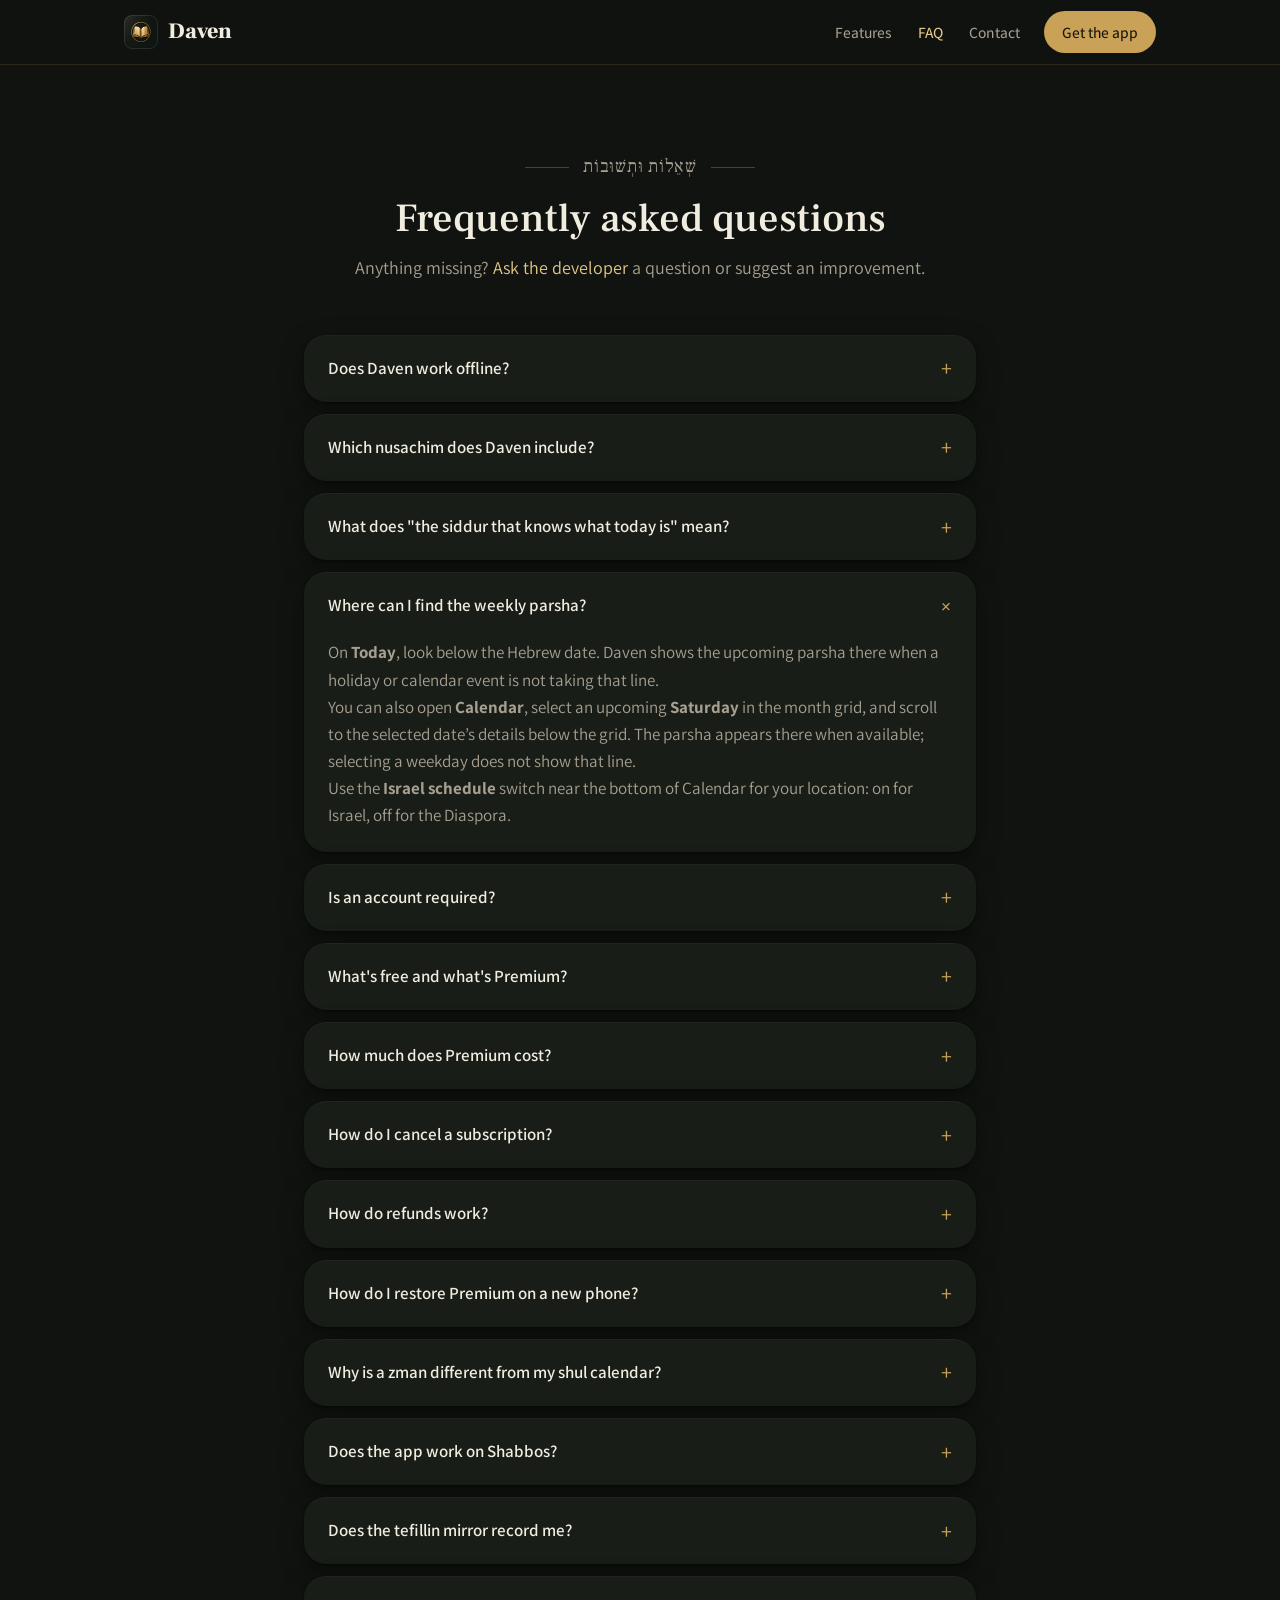
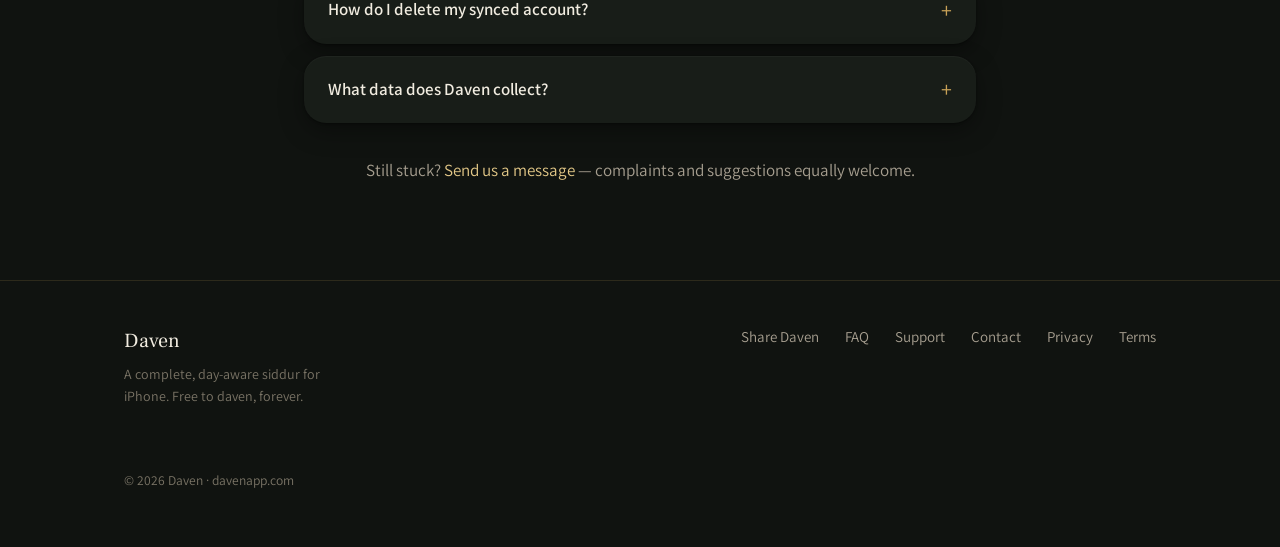
<file: faq.html>
<!doctype html>
<html lang="en">
<head>
  <meta charset="utf-8" />
  <meta name="viewport" content="width=device-width, initial-scale=1" />
  <title>FAQ — Daven</title>
  <meta name="description" content="Find the weekly parsha in Daven, choose your nusach, and get answers about offline use, Premium, subscriptions, sync, and privacy." />
  <link rel="canonical" href="https://davenapp.com/faq.html" />
  <meta name="apple-itunes-app" content="app-id=6791022012" />
  <meta property="og:type" content="website" />
  <meta property="og:url" content="https://davenapp.com/faq.html" />
  <meta property="og:title" content="FAQ — Daven" />
  <meta property="og:description" content="Find the weekly parsha in Daven, choose your nusach, and get answers about offline use, Premium, subscriptions, sync, and privacy." />
  <meta property="og:image" content="https://davenapp.com/assets/icon-512.png" />
  <meta name="twitter:card" content="summary" />
  <link rel="icon" href="assets/icon-64.png" />
  <link rel="apple-touch-icon" href="assets/apple-touch-icon.png" />
  <link rel="preconnect" href="https://fonts.googleapis.com" />
  <link rel="preconnect" href="https://fonts.gstatic.com" crossorigin />
  <link href="https://fonts.googleapis.com/css2?family=Assistant:wght@400;500;600;700&family=Frank+Ruhl+Libre:wght@400;500;700;900&display=swap" rel="stylesheet" />
  <link rel="stylesheet" href="styles.css?v=9" />
</head>
<body>

<header class="nav">
  <div class="wrap nav__inner">
    <a class="nav__brand" href="/"><img class="nav__mark" src="assets/icon-64.png" alt="" width="30" height="30" />Daven</a>
      <button class="nav__menu" type="button" aria-label="Menu" aria-expanded="false" aria-controls="nav-sheet">
        <svg width="22" height="22" viewBox="0 0 22 22" fill="none" aria-hidden="true"><path d="M3 6h16M3 11h16M3 16h16" stroke="currentColor" stroke-width="1.8" stroke-linecap="round"/></svg>
      </button>
    <nav class="nav__links" aria-label="Site">
      <a href="/#features">Features</a>
      <a href="faq.html" aria-current="page">FAQ</a>
      <a href="contact.html">Contact</a>
      <a class="nav__cta" href="https://apps.apple.com/app/id6791022012">Get the app</a>
    </nav>
  </div>
    <nav class="nav__sheet" id="nav-sheet" hidden aria-label="Menu">
      <a href="/#features">Features</a>
      <a href="/#premium">Premium</a>
      <a href="faq.html">FAQ</a>
      <a href="support.html">Support</a>
      <a href="contact.html">Contact</a>
      <a href="privacy.html">Privacy</a>
      <a href="terms.html">Terms</a>
      <a href="https://apps.apple.com/app/id6791022012">Get the app</a>
    </nav>
</header>

<main class="section" style="padding-bottom:88px">
  <div class="wrap wrap--narrow">
    <div class="section__head rise in">
      <p class="mark mark--center">שְׁאֵלוֹת וּתְשׁוּבוֹת</p>
      <h2>Frequently asked questions</h2>
      <p>Anything missing? <a href="contact.html">Ask the developer</a> a question or suggest an improvement.</p>
    </div>

    <div class="faq-list">
      <details class="faq-item"><summary>Does Daven work offline?</summary><div class="faq-body"><p>Yes. Bundled prayer content, calendar logic, saved preferences, bookmarks, reading progress, and core zmanim are designed to work without a network connection. The daily siddur and all 150 chapters of Tehillim are included. Premium adds the specialty and seasonal library.</p></div></details>

      <details class="faq-item"><summary>Which nusachim does Daven include?</summary><div class="faq-body"><p>Ashkenaz, Sefard, Edot Mizrach, and Chabad. Changing the setting changes the whole library — the services, the blessings, and the text inside them — not just a paragraph here and there.</p></div></details>

      <details class="faq-item"><summary>What does "the siddur that knows what today is" mean?</summary><div class="faq-body"><p>Daven reads the Jewish calendar. On Rosh Chodesh the morning service carries Hallel and Musaf; on Chanukah, Al HaNissim; on a fast day, Aneinu; on motzei Shabbos, Atah Chonantanu and Havdalah. On a plain Tuesday, none of that appears. Occasion-only passages in every prayer — including bentching — appear only on their days.</p></div></details>

      <details class="faq-item" id="weekly-parsha" open><summary>Where can I find the weekly parsha?</summary><div class="faq-body"><p>On <strong>Today</strong>, look below the Hebrew date. Daven shows the upcoming parsha there when a holiday or calendar event is not taking that line.</p><p>You can also open <strong>Calendar</strong>, select an upcoming <strong>Saturday</strong> in the month grid, and scroll to the selected date’s details below the grid. The parsha appears there when available; selecting a weekday does not show that line.</p><p>Use the <strong>Israel schedule</strong> switch near the bottom of Calendar for your location: on for Israel, off for the Diaspora.</p></div></details>

      <details class="faq-item"><summary>Is an account required?</summary><div class="faq-body"><p>No. An account is only for optional cross-device sync of your preferences, bookmarks, and reading progress. Sign in with an emailed link; no password is needed.</p></div></details>

      <details class="faq-item"><summary>What's free and what's Premium?</summary><div class="faq-body"><p>The daily siddur — all four nusachim, the complete services, and all of Tehillim — is free, forever. Premium adds English translation and transliteration, the specialty and seasonal library, cross-device sync, monthly and weekly Tehillim cycles, a cholim list woven into a Misheberach, calendar sync, prayer export, Prayer Direction, and six side-by-side zmanim opinions.</p></div></details>

      <details class="faq-item"><summary>How much does Premium cost?</summary><div class="faq-body"><p>Premium is $29.99/year, $3.99/month, or $79.99 as a one-time purchase (US prices). Both subscriptions include a 7-day free trial for eligible new subscribers. Your local price and eligibility appear in the app before purchase. All billing is handled by Apple.</p></div></details>

      <details class="faq-item"><summary>How do I cancel a subscription?</summary><div class="faq-body"><p>Subscriptions are managed by Apple, not inside the app: open <a href="https://apps.apple.com/account/subscriptions">Apple's subscription settings</a> (or Settings → your name → Subscriptions on your iPhone) and cancel there. Cancel at least 24 hours before the period ends to avoid the next charge.</p></div></details>

      <details class="faq-item"><summary>How do refunds work?</summary><div class="faq-body"><p>Purchases are made through Apple, so refunds are requested from Apple directly at <a href="https://reportaproblem.apple.com">reportaproblem.apple.com</a>. Apple reviews and decides refund requests for all App Store purchases.</p></div></details>

      <details class="faq-item"><summary>How do I restore Premium on a new phone?</summary><div class="faq-body"><p>Open Settings → Premium → Restore purchases while signed into the Apple ID that made the purchase.</p></div></details>

      <details class="faq-item"><summary>Why is a zman different from my shul calendar?</summary><div class="faq-body"><p>Zmanim depend on the calculation method and the exact location. Check the selected city and the Israel/Diaspora setting, and try a different opinion (each time in Daven states its method). Then follow your community calendar and local halachic authority — Daven is a practice aid, not a posek.</p></div></details>

      <details class="faq-item"><summary>Does the app work on Shabbos?</summary><div class="faq-body"><p>By default, Daven shows a rest screen on Shabbos and Yom Tov and returns after the configured end time. This is an adjustable setting in the app; follow your own practice.</p></div></details>

      <details class="faq-item"><summary>Does the tefillin mirror record me?</summary><div class="faq-body"><p>No. It is a live, on-device camera preview only. Nothing is recorded, stored, or uploaded — ever.</p></div></details>

      <details class="faq-item"><summary>How do I delete my synced account?</summary><div class="faq-body"><p>Settings → Account → Delete synced account. This permanently removes the account and all synced notes, bookmarks, progress, and preferences. It does not cancel an Apple subscription — manage that in your Apple ID settings.</p></div></details>

      <details class="faq-item"><summary>What data does Daven collect?</summary><div class="faq-body"><p>As little as possible. No ads, no data sale, no cross-app tracking. Prayer text and personal notes are excluded from anonymous analytics. Optional sync stores the data you choose to sync; location lookups can use your coordinates. Analytics can be turned off in Settings. The full details are in the <a href="privacy.html">privacy policy</a>.</p></div></details>
    </div>

    <p style="text-align:center;margin-top:34px;color:var(--afor)">Still stuck? <a href="contact.html">Send us a message</a> — complaints and suggestions equally welcome.</p>
  </div>
</main>

<footer class="footer">
  <div class="wrap footer__inner">
    <div class="footer__brand">Daven<span>A complete, day-aware siddur for iPhone. Free to daven, forever.</span></div>
    <nav aria-label="Footer">
      <a href="share.html">Share Daven</a>
      <a href="faq.html">FAQ</a>
      <a href="support.html">Support</a>
      <a href="contact.html">Contact</a>
      <a href="privacy.html">Privacy</a>
      <a href="terms.html">Terms</a>
    </nav>
    <p class="footer__legal">© <span data-year>2026</span> Daven · davenapp.com</p>
  </div>
</footer>

<script src="site.js?v=8" defer></script>
</body>
</html>
</file>
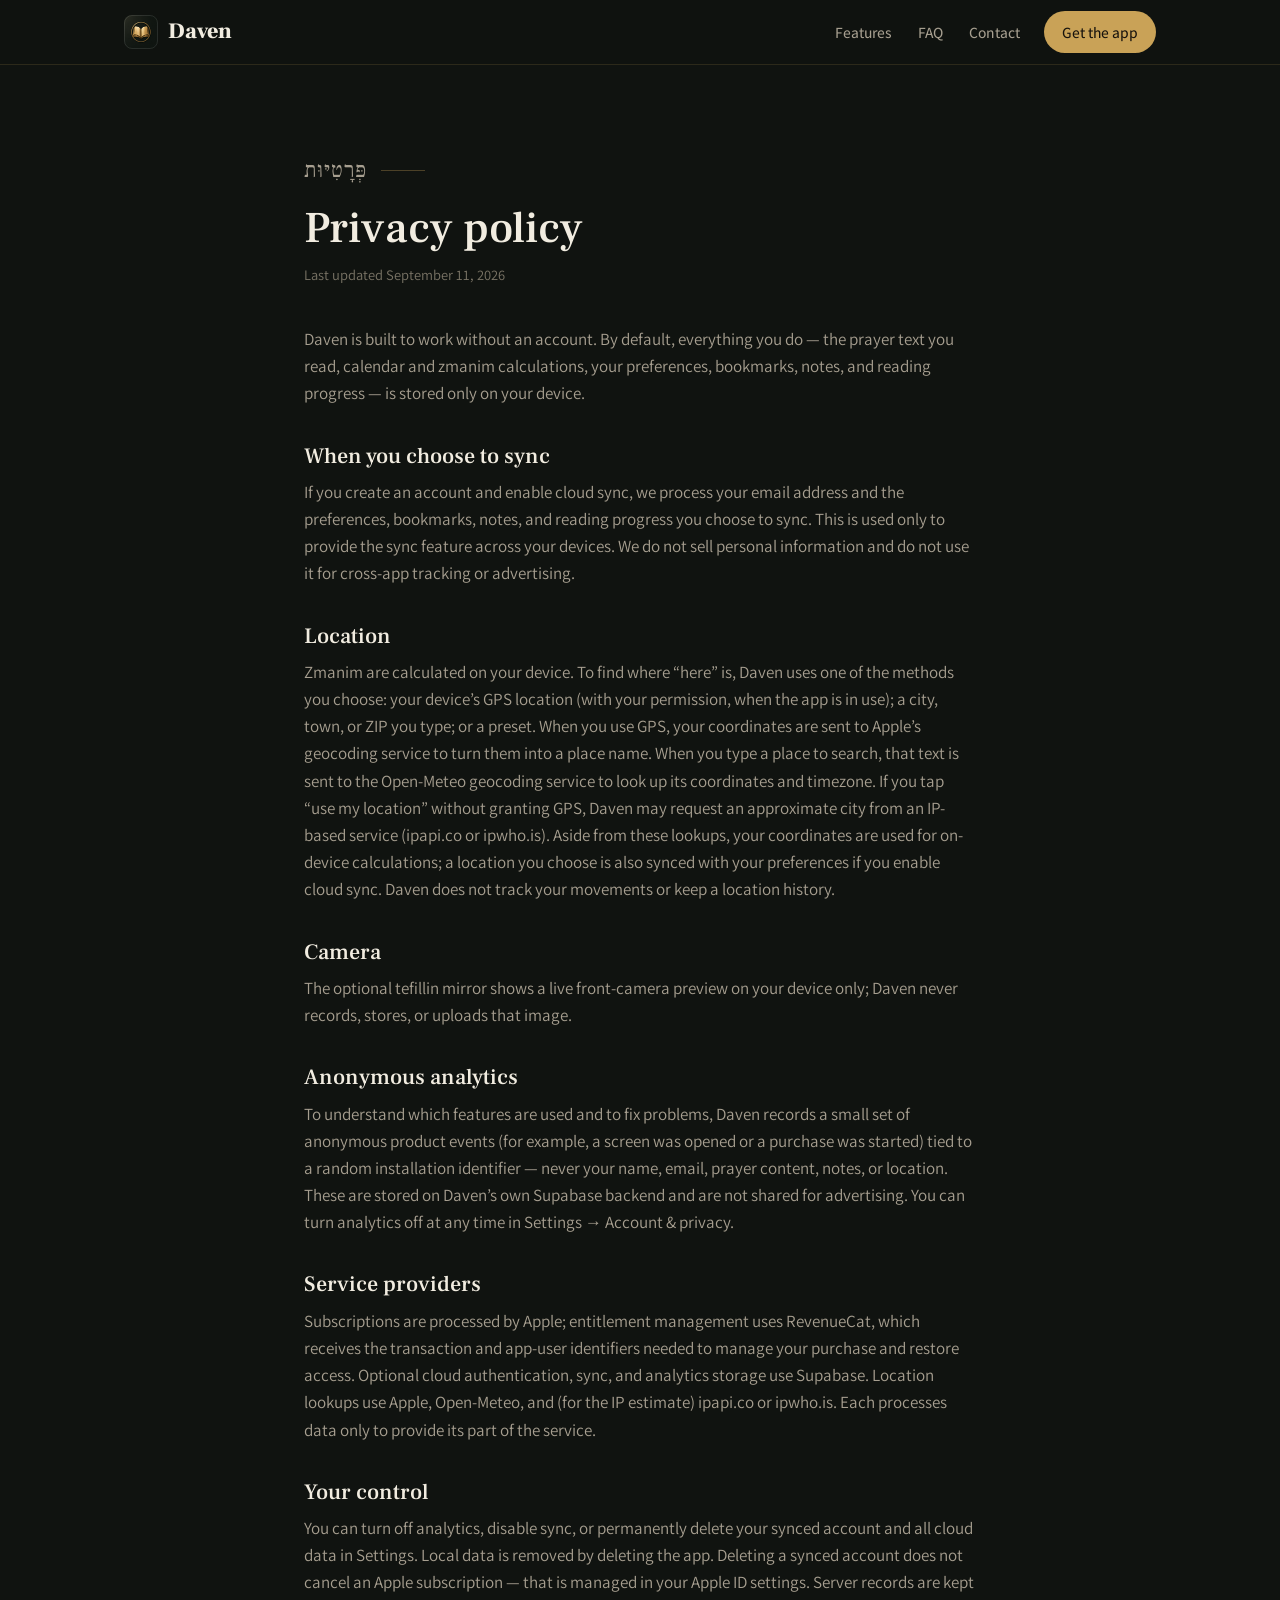
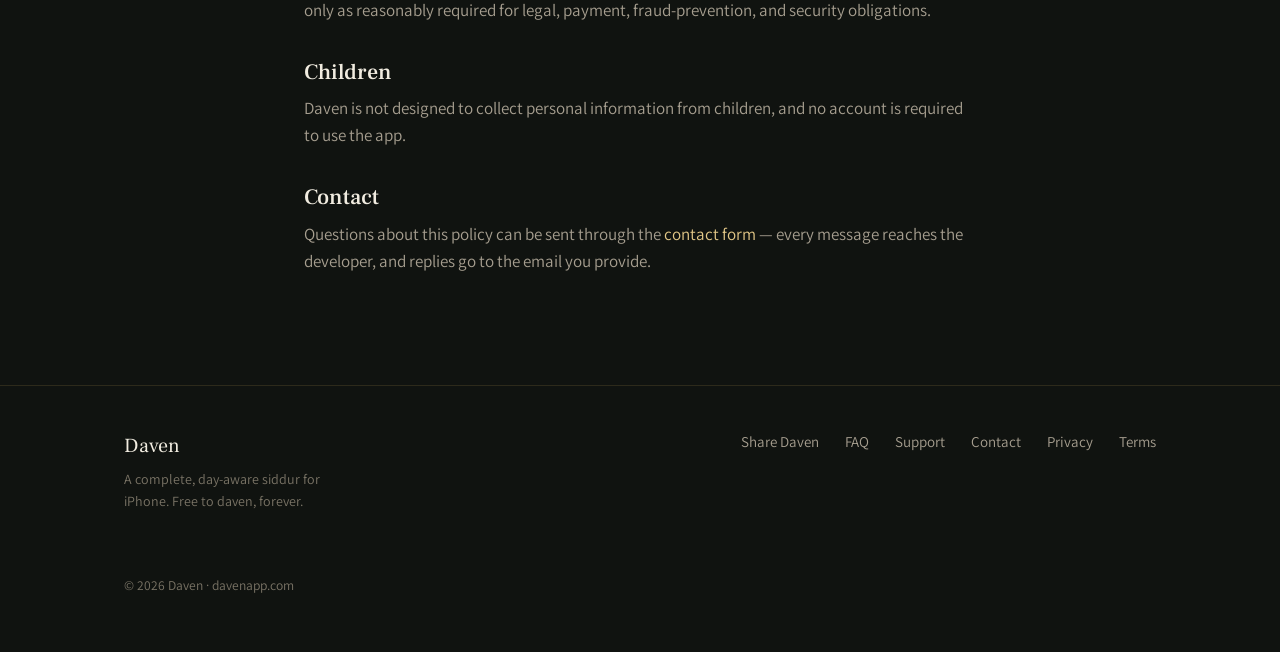
<file: privacy.html>
<!doctype html>
<html lang="en">
<head>
  <meta charset="utf-8" />
  <meta name="viewport" content="width=device-width, initial-scale=1" />
  <title>Privacy policy — Daven</title>
  <meta name="description" content="Daven's privacy policy: offline by default, no ads, no data sale, no cross-app tracking." />
  <link rel="canonical" href="https://davenapp.com/privacy.html" />
  <meta name="apple-itunes-app" content="app-id=6791022012" />
  <meta property="og:type" content="website" />
  <meta property="og:url" content="https://davenapp.com/privacy.html" />
  <meta property="og:title" content="Privacy policy — Daven" />
  <meta property="og:description" content="Daven's privacy policy: offline by default, no ads, no data sale, no cross-app tracking." />
  <meta property="og:image" content="https://davenapp.com/assets/icon-512.png" />
  <meta name="twitter:card" content="summary" />
  <link rel="icon" href="assets/icon-64.png" />
  <link rel="apple-touch-icon" href="assets/apple-touch-icon.png" />
  <link rel="preconnect" href="https://fonts.googleapis.com" />
  <link rel="preconnect" href="https://fonts.gstatic.com" crossorigin />
  <link href="https://fonts.googleapis.com/css2?family=Assistant:wght@400;500;600;700&family=Frank+Ruhl+Libre:wght@400;500;700;900&display=swap" rel="stylesheet" />
  <link rel="stylesheet" href="styles.css?v=9" />
</head>
<body>

<header class="nav">
  <div class="wrap nav__inner">
    <a class="nav__brand" href="/"><img class="nav__mark" src="assets/icon-64.png" alt="" width="30" height="30" />Daven</a>
      <button class="nav__menu" type="button" aria-label="Menu" aria-expanded="false" aria-controls="nav-sheet">
        <svg width="22" height="22" viewBox="0 0 22 22" fill="none" aria-hidden="true"><path d="M3 6h16M3 11h16M3 16h16" stroke="currentColor" stroke-width="1.8" stroke-linecap="round"/></svg>
      </button>
    <nav class="nav__links" aria-label="Site">
      <a href="/#features">Features</a>
      <a href="faq.html">FAQ</a>
      <a href="contact.html">Contact</a>
      <a class="nav__cta" href="https://apps.apple.com/app/id6791022012">Get the app</a>
    </nav>
  </div>
    <nav class="nav__sheet" id="nav-sheet" hidden aria-label="Menu">
      <a href="/#features">Features</a>
      <a href="/#premium">Premium</a>
      <a href="faq.html">FAQ</a>
      <a href="support.html">Support</a>
      <a href="contact.html">Contact</a>
      <a href="privacy.html">Privacy</a>
      <a href="terms.html">Terms</a>
      <a href="https://apps.apple.com/app/id6791022012">Get the app</a>
    </nav>
</header>

<main class="section legal" style="padding-bottom:88px">
  <div class="wrap wrap--narrow">
    <p class="mark">פְּרָטִיּוּת</p>
    <h1>Privacy policy</h1>
    <p class="updated">Last updated September 11, 2026</p>

    <p>Daven is built to work without an account. By default, everything you do — the prayer text you read, calendar and zmanim calculations, your preferences, bookmarks, notes, and reading progress — is stored only on your device.</p>

    <h2>When you choose to sync</h2>
    <p>If you create an account and enable cloud sync, we process your email address and the preferences, bookmarks, notes, and reading progress you choose to sync. This is used only to provide the sync feature across your devices. We do not sell personal information and do not use it for cross-app tracking or advertising.</p>

    <h2>Location</h2>
    <p>Zmanim are calculated on your device. To find where “here” is, Daven uses one of the methods you choose: your device’s GPS location (with your permission, when the app is in use); a city, town, or ZIP you type; or a preset. When you use GPS, your coordinates are sent to Apple’s geocoding service to turn them into a place name. When you type a place to search, that text is sent to the Open-Meteo geocoding service to look up its coordinates and timezone. If you tap “use my location” without granting GPS, Daven may request an approximate city from an IP-based service (ipapi.co or ipwho.is). Aside from these lookups, your coordinates are used for on-device calculations; a location you choose is also synced with your preferences if you enable cloud sync. Daven does not track your movements or keep a location history.</p>

    <h2>Camera</h2>
    <p>The optional tefillin mirror shows a live front-camera preview on your device only; Daven never records, stores, or uploads that image.</p>

    <h2>Anonymous analytics</h2>
    <p>To understand which features are used and to fix problems, Daven records a small set of anonymous product events (for example, a screen was opened or a purchase was started) tied to a random installation identifier — never your name, email, prayer content, notes, or location. These are stored on Daven’s own Supabase backend and are not shared for advertising. You can turn analytics off at any time in Settings → Account &amp; privacy.</p>

    <h2>Service providers</h2>
    <p>Subscriptions are processed by Apple; entitlement management uses RevenueCat, which receives the transaction and app-user identifiers needed to manage your purchase and restore access. Optional cloud authentication, sync, and analytics storage use Supabase. Location lookups use Apple, Open-Meteo, and (for the IP estimate) ipapi.co or ipwho.is. Each processes data only to provide its part of the service.</p>

    <h2>Your control</h2>
    <p>You can turn off analytics, disable sync, or permanently delete your synced account and all cloud data in Settings. Local data is removed by deleting the app. Deleting a synced account does not cancel an Apple subscription — that is managed in your Apple ID settings. Server records are kept only as reasonably required for legal, payment, fraud-prevention, and security obligations.</p>

    <h2>Children</h2>
    <p>Daven is not designed to collect personal information from children, and no account is required to use the app.</p>

    <h2>Contact</h2>
    <p>Questions about this policy can be sent through the <a href="contact.html">contact form</a> — every message reaches the developer, and replies go to the email you provide.</p>
  </div>
</main>

<footer class="footer">
  <div class="wrap footer__inner">
    <div class="footer__brand">Daven<span>A complete, day-aware siddur for iPhone. Free to daven, forever.</span></div>
    <nav aria-label="Footer">
      <a href="share.html">Share Daven</a>
      <a href="faq.html">FAQ</a>
      <a href="support.html">Support</a>
      <a href="contact.html">Contact</a>
      <a href="privacy.html">Privacy</a>
      <a href="terms.html">Terms</a>
    </nav>
    <p class="footer__legal">© <span data-year>2026</span> Daven · davenapp.com</p>
  </div>
</footer>

<script src="site.js?v=8" defer></script>
</body>
</html>
</file>
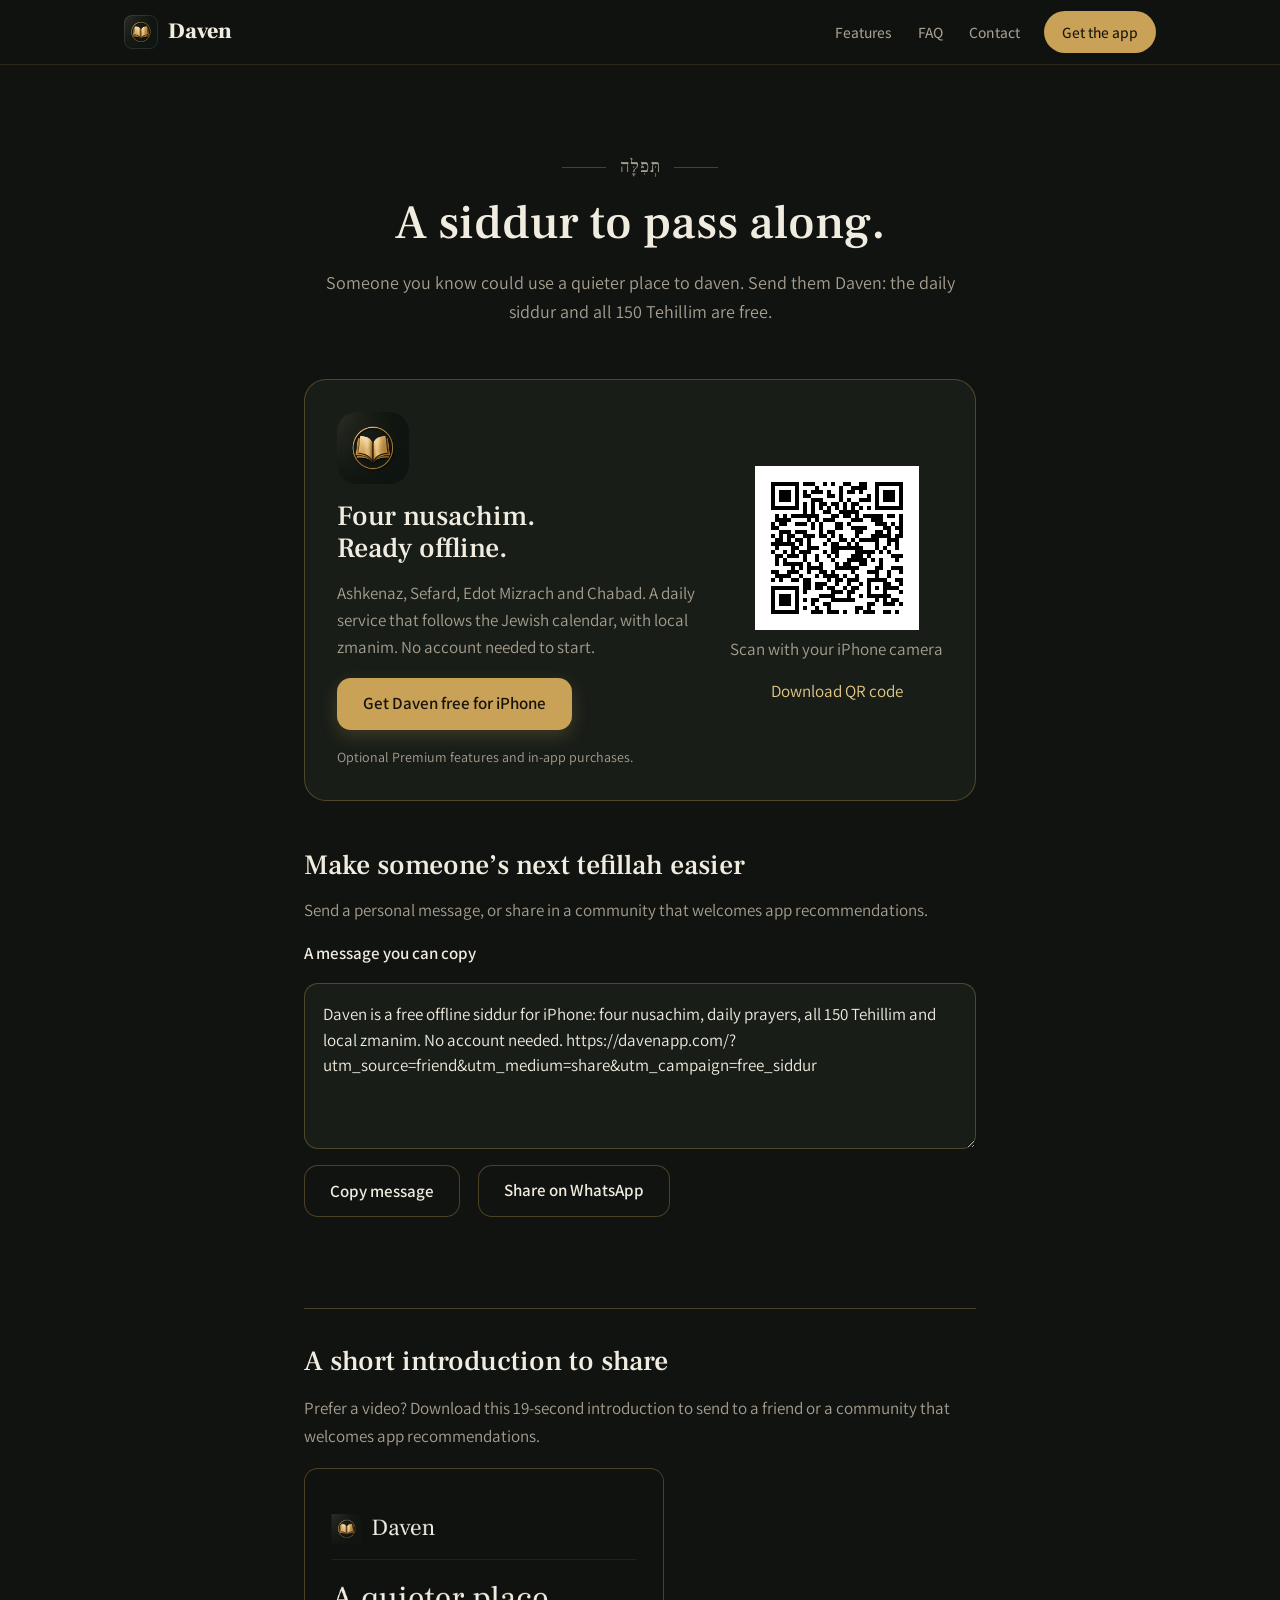
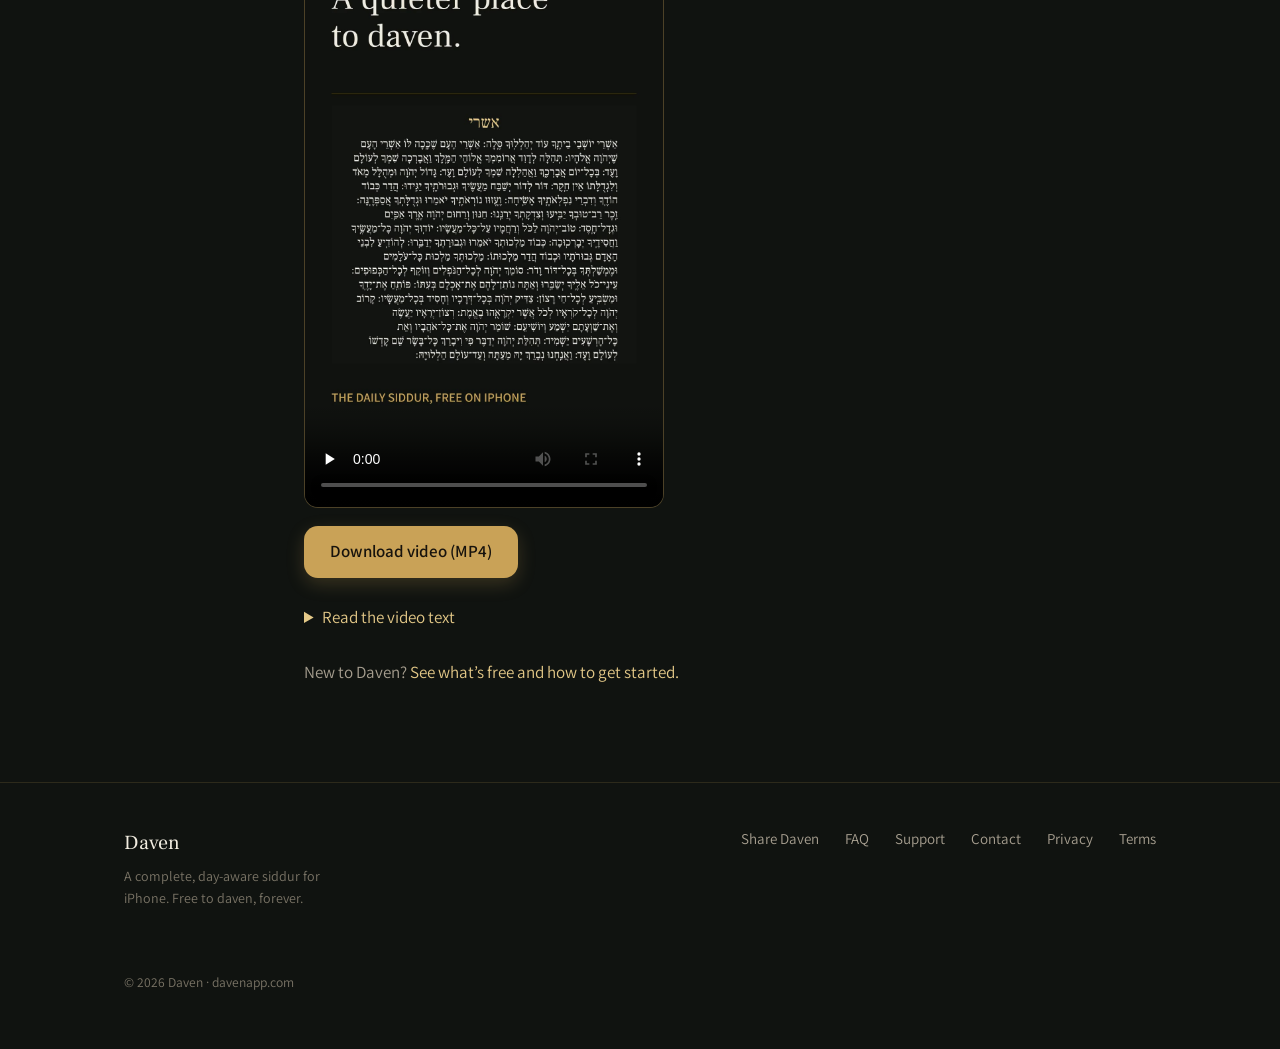
<file: share.html>
<!doctype html>
<html lang="en">
<head>
  <meta charset="utf-8" />
  <meta name="viewport" content="width=device-width, initial-scale=1" />
  <title>Share Daven — A Free Siddur for iPhone</title>
  <meta name="description" content="Share Daven with a friend or your community: free daily prayers, all 150 Tehillim, four nusachim and offline use." />
  <link rel="canonical" href="https://davenapp.com/share.html" />
  <meta name="apple-itunes-app" content="app-id=6791022012" />
  <meta property="og:type" content="website" />
  <meta property="og:url" content="https://davenapp.com/share.html" />
  <meta property="og:title" content="Share Daven — A Free Siddur for iPhone" />
  <meta property="og:description" content="Share Daven with a friend or your community: free daily prayers, all 150 Tehillim, four nusachim and offline use." />
  <meta property="og:image" content="https://davenapp.com/assets/icon-512.png" />
  <meta name="twitter:card" content="summary" />
  <link rel="icon" href="assets/icon-64.png" />
  <link rel="apple-touch-icon" href="assets/apple-touch-icon.png" />
  <link rel="preconnect" href="https://fonts.googleapis.com" />
  <link rel="preconnect" href="https://fonts.gstatic.com" crossorigin />
  <link href="https://fonts.googleapis.com/css2?family=Assistant:wght@400;500;600;700&family=Frank+Ruhl+Libre:wght@400;500;700;900&display=swap" rel="stylesheet" />
  <link rel="stylesheet" href="styles.css?v=12" />
  <link rel="stylesheet" href="assets/share-video.css?v=1" />
</head>
<body>

<header class="nav">
  <div class="wrap nav__inner">
    <a class="nav__brand" href="/"><img class="nav__mark" src="assets/icon-64.png" alt="" width="30" height="30" />Daven</a>
      <button class="nav__menu" type="button" aria-label="Menu" aria-expanded="false" aria-controls="nav-sheet">
        <svg width="22" height="22" viewBox="0 0 22 22" fill="none" aria-hidden="true"><path d="M3 6h16M3 11h16M3 16h16" stroke="currentColor" stroke-width="1.8" stroke-linecap="round"/></svg>
      </button>
    <nav class="nav__links" aria-label="Site">
      <a href="/#features">Features</a>
      <a href="faq.html">FAQ</a>
      <a href="contact.html">Contact</a>
      <a class="nav__cta" href="https://apps.apple.com/app/id6791022012">Get the app</a>
    </nav>
  </div>
    <nav class="nav__sheet" id="nav-sheet" hidden aria-label="Menu">
      <a href="/#features">Features</a>
      <a href="/#premium">Premium</a>
      <a href="faq.html">FAQ</a>
      <a href="support.html">Support</a>
      <a href="contact.html">Contact</a>
      <a href="privacy.html">Privacy</a>
      <a href="terms.html">Terms</a>
      <a href="https://apps.apple.com/app/id6791022012">Get the app</a>
    </nav>
</header>

<main class="section share-page">
  <div class="wrap wrap--narrow">
    <div class="section__head">
      <p class="mark mark--center" lang="he" dir="rtl">תְּפִלָּה</p>
      <h1>A siddur to pass along.</h1>
      <p>Someone you know could use a quieter place to daven. Send them Daven: the daily siddur and all 150 Tehillim are free.</p>
    </div>
    <section class="share-card share-download" aria-labelledby="share-download-title">
      <div class="share-download__details">
        <img class="share-icon" src="assets/icon-512.png" width="72" height="72" alt="" />
        <h2 id="share-download-title">Four nusachim. Ready offline.</h2>
        <p>Ashkenaz, Sefard, Edot Mizrach and Chabad. A daily service that follows the Jewish calendar, with local zmanim. No account needed to start.</p>
        <a class="btn btn--gold" href="https://apps.apple.com/app/id6791022012">Get Daven free for iPhone</a>
        <p class="cta-note">Optional Premium features and in-app purchases.</p>
      </div>
      <figure class="share-download__scan" id="scan">
        <img src="assets/daven-app-store-qr.png" width="164" height="164" alt="QR code for Daven on the App Store" />
        <figcaption>Scan with your iPhone camera</figcaption>
        <a href="assets/daven-app-store-qr.png" download="Daven-App-Store-QR.png">Download QR code</a>
      </figure>
    </section>
    <div class="share-actions">
      <h2>Make someone’s next tefillah easier</h2>
      <p>Send a personal message, or share in a community that welcomes app recommendations.</p>
      <label for="share-message">A message you can copy</label>
      <textarea id="share-message" readonly rows="5">Daven is a free offline siddur for iPhone: four nusachim, daily prayers, all 150 Tehillim and local zmanim. No account needed. https://davenapp.com/?utm_source=friend&amp;utm_medium=share&amp;utm_campaign=free_siddur</textarea>
      <div class="cta-row">
        <button class="btn btn--gold" type="button" data-share hidden>Share Daven</button>
        <button class="btn btn--ghost" type="button" data-copy-share hidden>Copy message</button>
        <a class="btn btn--ghost" href="https://wa.me/?text=Daven%20is%20a%20free%20offline%20siddur%20for%20iPhone%20with%20four%20nusachim%2C%20all%20150%20Tehillim%2C%20and%20local%20zmanim.%20No%20account%20needed.%0Ahttps%3A%2F%2Fdavenapp.com%2F%3Futm_source%3Dwhatsapp%26utm_medium%3Dshare%26utm_campaign%3Dfree_siddur">Share on WhatsApp</a>
      </div>
      <p id="share-status" role="status" aria-live="polite"></p>
      <noscript><p>Select and copy the message above to share it.</p></noscript>
    </div>
    <section class="share-video" aria-labelledby="share-video-title">
      <h2 id="share-video-title">A short introduction to share</h2>
      <p>Prefer a video? Download this 19-second introduction to send to a friend or a community that welcomes app recommendations.</p>
      <video controls playsinline preload="none" width="1080" height="1920" poster="assets/daven-introduction-poster.jpg" aria-label="Daven introduction, 19 seconds" aria-describedby="video-transcript">
        <source src="assets/daven-introduction.mp4" type="video/mp4" />
        <a href="assets/daven-introduction.mp4">Download the Daven introduction video.</a>
      </video>
      <div class="cta-row">
        <a class="btn btn--gold" href="assets/daven-introduction.mp4" download="Daven-introduction.mp4">Download video (MP4)</a>
      </div>
      <details>
        <summary>Read the video text</summary>
        <p id="video-transcript">A quieter place to daven. The daily siddur, free on iPhone. Four nusachim, ready offline: Ashkenaz, Sefard, Edot Mizrach and Chabad. No account needed to start. Daven: a free siddur for iPhone. Daily prayers. All 150 Tehillim. Download on the App Store at davenapp.com. Optional in-app purchases.</p>
      </details>
    </section>
    <p class="share-guide">New to Daven? <a href="siddur-for-iphone.html">See what’s free and how to get started.</a></p>
  </div>
</main>

<footer class="footer">
  <div class="wrap footer__inner">
    <div class="footer__brand">Daven<span>A complete, day-aware siddur for iPhone. Free to daven, forever.</span></div>
    <nav aria-label="Footer">
      <a href="share.html">Share Daven</a>
      <a href="faq.html">FAQ</a>
      <a href="support.html">Support</a>
      <a href="contact.html">Contact</a>
      <a href="privacy.html">Privacy</a>
      <a href="terms.html">Terms</a>
    </nav>
    <p class="footer__legal">© <span data-year>2026</span> Daven · davenapp.com</p>
  </div>
</footer>

<script src="site.js?v=8" defer></script>
</body>
</html>
</file>
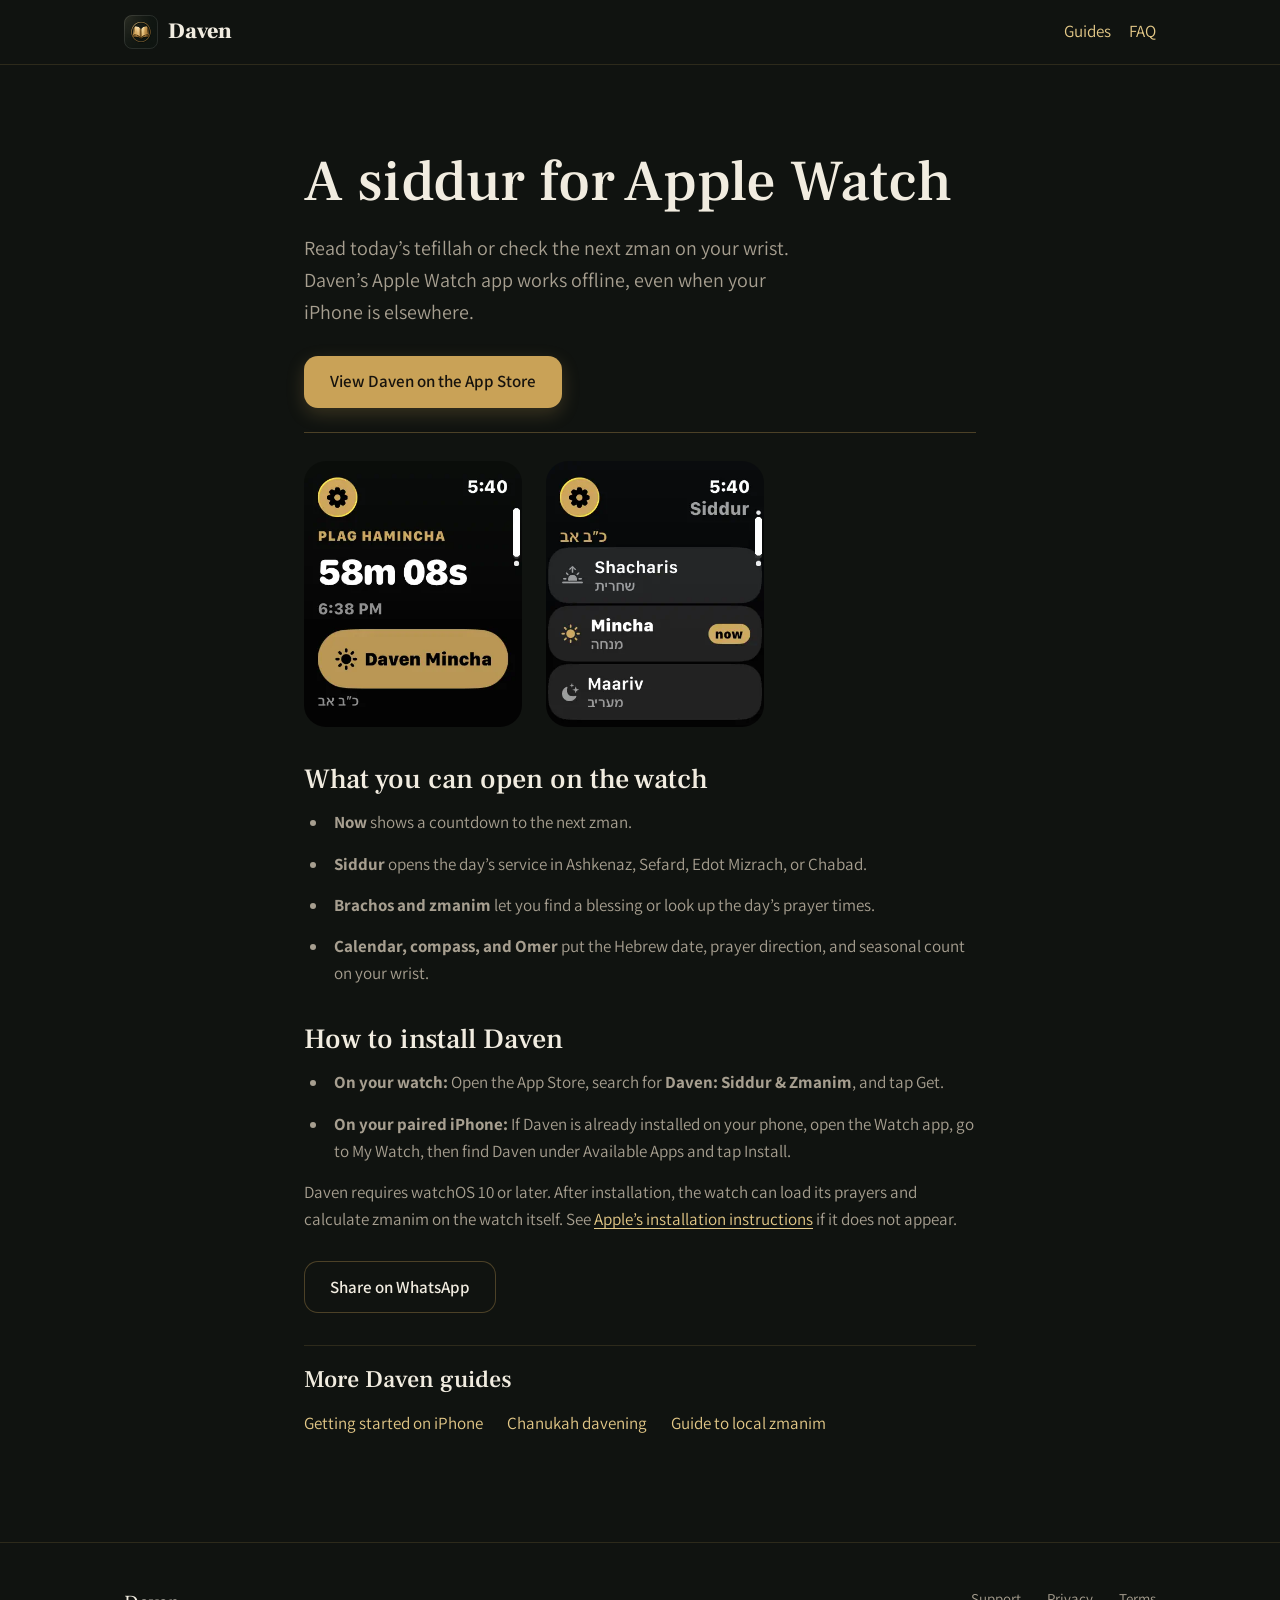
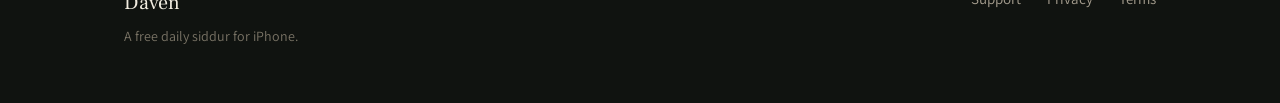
<file: siddur-for-apple-watch.html>
<!doctype html>
<html lang="en">
<head>
  <meta charset="utf-8" />
  <meta name="viewport" content="width=device-width, initial-scale=1" />
  <title>Offline Siddur and Zmanim for Apple Watch — Daven</title>
  <meta name="description" content="Read the day’s prayers in your nusach, see your next zman, and find brachos on Apple Watch with Daven. Works offline on watchOS 10 or later." />
  <link rel="canonical" href="https://davenapp.com/siddur-for-apple-watch.html" />
  <meta name="apple-itunes-app" content="app-id=6791022012" />
  <meta property="og:type" content="article" />
  <meta property="og:site_name" content="Daven" />
  <meta property="og:url" content="https://davenapp.com/siddur-for-apple-watch.html" />
  <meta property="og:title" content="Offline Siddur and Zmanim for Apple Watch — Daven" />
  <meta property="og:description" content="Read the day’s prayers in your nusach, see your next zman, and find brachos on Apple Watch with Daven. Works offline on watchOS 10 or later." />
  <meta property="og:image" content="https://davenapp.com/assets/watch-now.webp" />
  <meta name="twitter:card" content="summary" />
  <link rel="icon" href="assets/icon-64.png" />
  <link rel="apple-touch-icon" href="assets/apple-touch-icon.png" />
  <link rel="preconnect" href="https://fonts.googleapis.com" />
  <link rel="preconnect" href="https://fonts.gstatic.com" crossorigin />
  <link href="https://fonts.googleapis.com/css2?family=Assistant:wght@400;500;600;700&amp;family=Frank+Ruhl+Libre:wght@400;500;700;900&amp;display=swap" rel="stylesheet" />
  <link rel="stylesheet" href="styles.css?v=10" />
</head>
<body>
  <a class="skip-link" href="#main">Skip to content</a>
  <header class="reading-nav">
    <div class="wrap reading-nav__inner">
      <a class="nav__brand" href="/"><img class="nav__mark" src="assets/icon-64.png" alt="" width="34" height="34" />Daven</a>
      <nav aria-label="Site">
        <a href="/#guides">Guides</a>
        <a href="faq.html">FAQ</a>
      </nav>
    </div>
  </header>

  <main class="section guide-page reading-page" id="main" tabindex="-1">
    <article class="wrap wrap--narrow">
      <header class="reading-head">
        <h1>A siddur for Apple Watch</h1>
        <p>Read today’s tefillah or check the next zman on your wrist. Daven’s Apple Watch app works offline, even when your iPhone is elsewhere.</p>
        <div class="cta-row"><a class="btn btn--gold" href="https://apps.apple.com/app/id6791022012?platform=watch">View Daven on the App Store</a></div>
      </header>

      <div class="guide-copy">
        <div class="guide-watch-shots">
          <img src="assets/watch-now.webp" width="396" height="484" alt="Daven’s Apple Watch Now screen, with the Hebrew date and next zman" />
          <img src="assets/watch-siddur.webp" width="396" height="484" alt="Daven’s Apple Watch Siddur screen, with Hebrew prayer text" />
        </div>
        <h2>What you can open on the watch</h2>
        <ul>
          <li><strong>Now</strong> shows a countdown to the next zman.</li>
          <li><strong>Siddur</strong> opens the day’s service in Ashkenaz, Sefard, Edot Mizrach, or Chabad.</li>
          <li><strong>Brachos and zmanim</strong> let you find a blessing or look up the day’s prayer times.</li>
          <li><strong>Calendar, compass, and Omer</strong> put the Hebrew date, prayer direction, and seasonal count on your wrist.</li>
        </ul>
        <h2>How to install Daven</h2>
        <ul>
          <li><strong>On your watch:</strong> Open the App Store, search for <strong>Daven: Siddur &amp; Zmanim</strong>, and tap Get.</li>
          <li><strong>On your paired iPhone:</strong> If Daven is already installed on your phone, open the Watch app, go to My Watch, then find Daven under Available Apps and tap Install.</li>
        </ul>
        <p>Daven requires watchOS 10 or later. After installation, the watch can load its prayers and calculate zmanim on the watch itself. See <a href="https://support.apple.com/en-us/109023">Apple’s installation instructions</a> if it does not appear.</p>
        <div class="cta-row">
          <a class="btn btn--ghost" href="https://wa.me/?text=A%20siddur%20for%20Apple%20Watch%20that%20works%20offline%2C%20with%20the%20day%E2%80%99s%20prayers%20and%20local%20zmanim.%0Ahttps%3A%2F%2Fdavenapp.com%2Fsiddur-for-apple-watch.html">Share on WhatsApp</a>
        </div>
      </div>

      <nav class="reading-related" aria-label="More Daven guides">
        <h2>More Daven guides</h2>
        <ul class="guide-links">
          <li><a href="siddur-for-iphone.html">Getting started on iPhone</a></li>
          <li><a href="chanukah-davening.html">Chanukah davening</a></li>
          <li><a href="zmanim-guide.html">Guide to local zmanim</a></li>
        </ul>
      </nav>
    </article>
  </main>

  <footer class="footer">
    <div class="wrap footer__inner">
      <div class="footer__brand">Daven<span>A free daily siddur for iPhone.</span></div>
      <nav aria-label="Footer">
        <a href="support.html">Support</a>
        <a href="privacy.html">Privacy</a>
        <a href="terms.html">Terms</a>
      </nav>
    </div>
  </footer>
  <script src="site.js?v=9" defer></script>
</body>
</html>
</file>
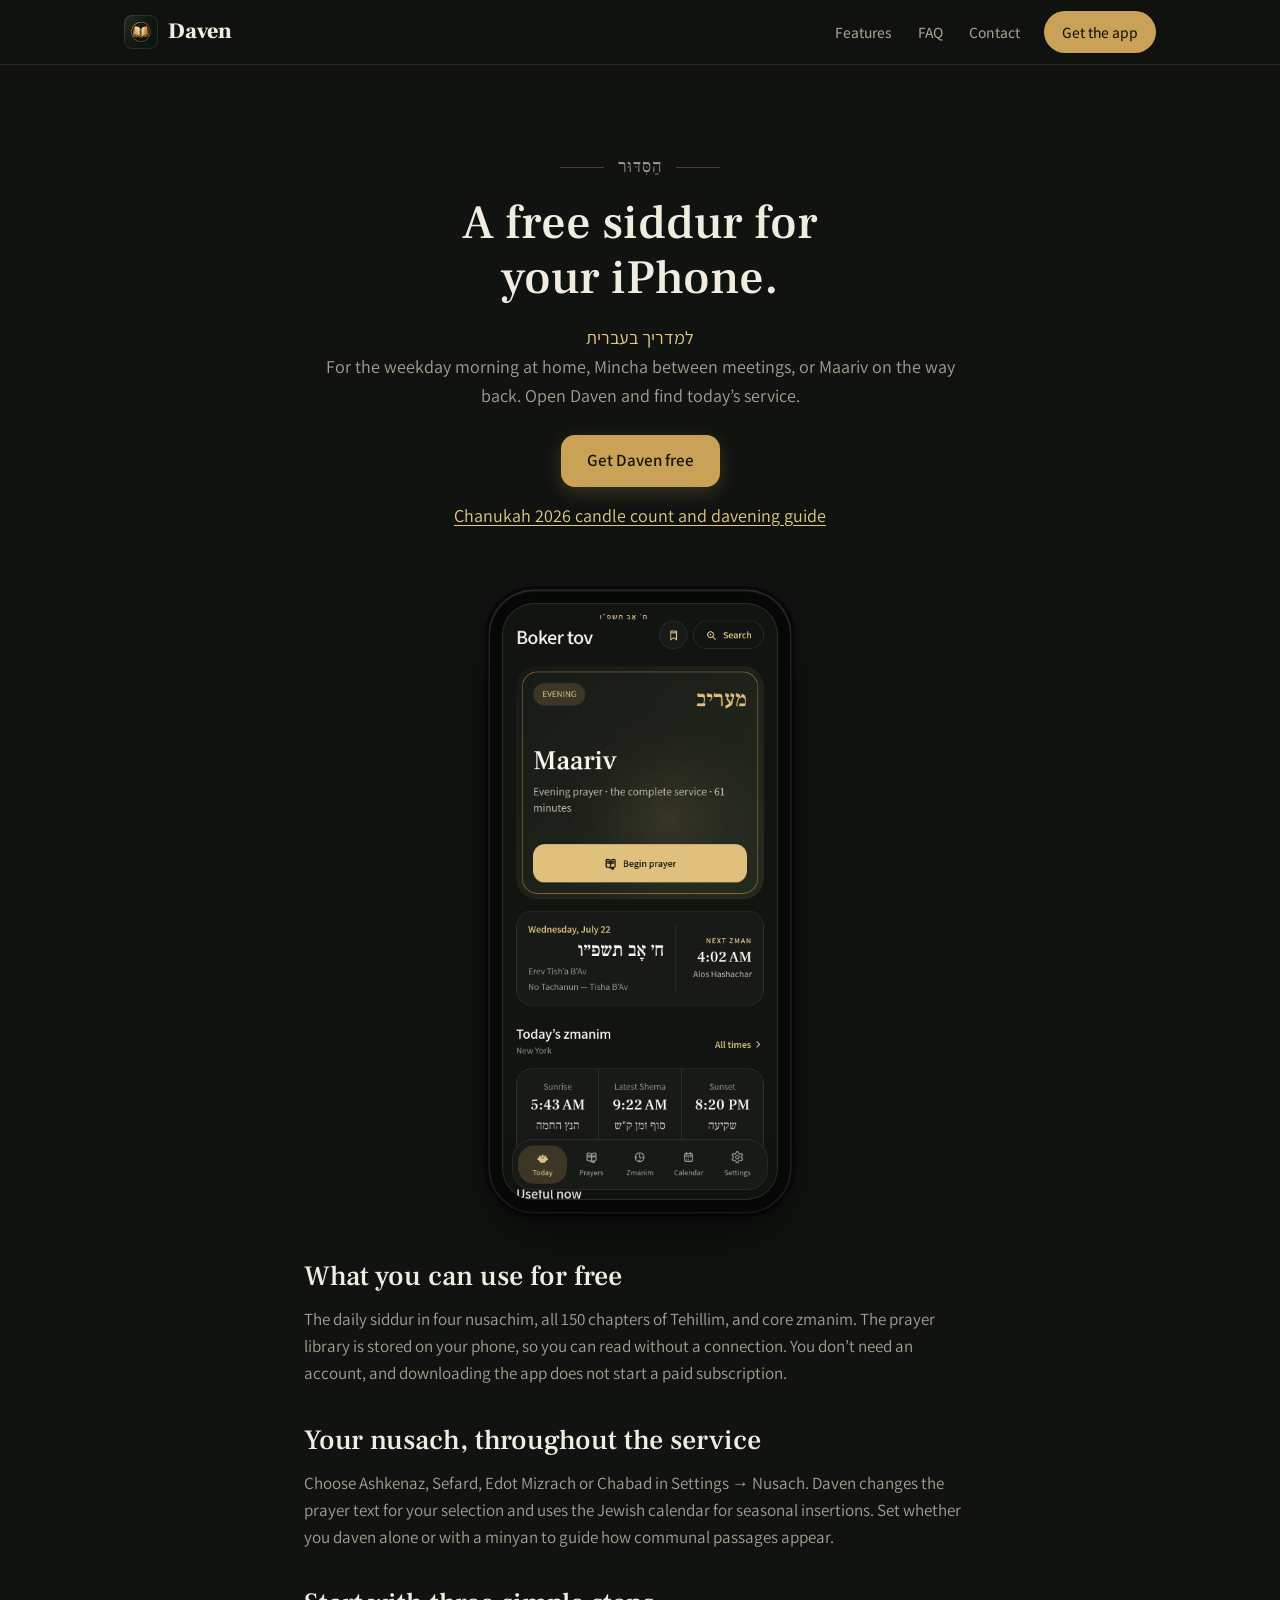
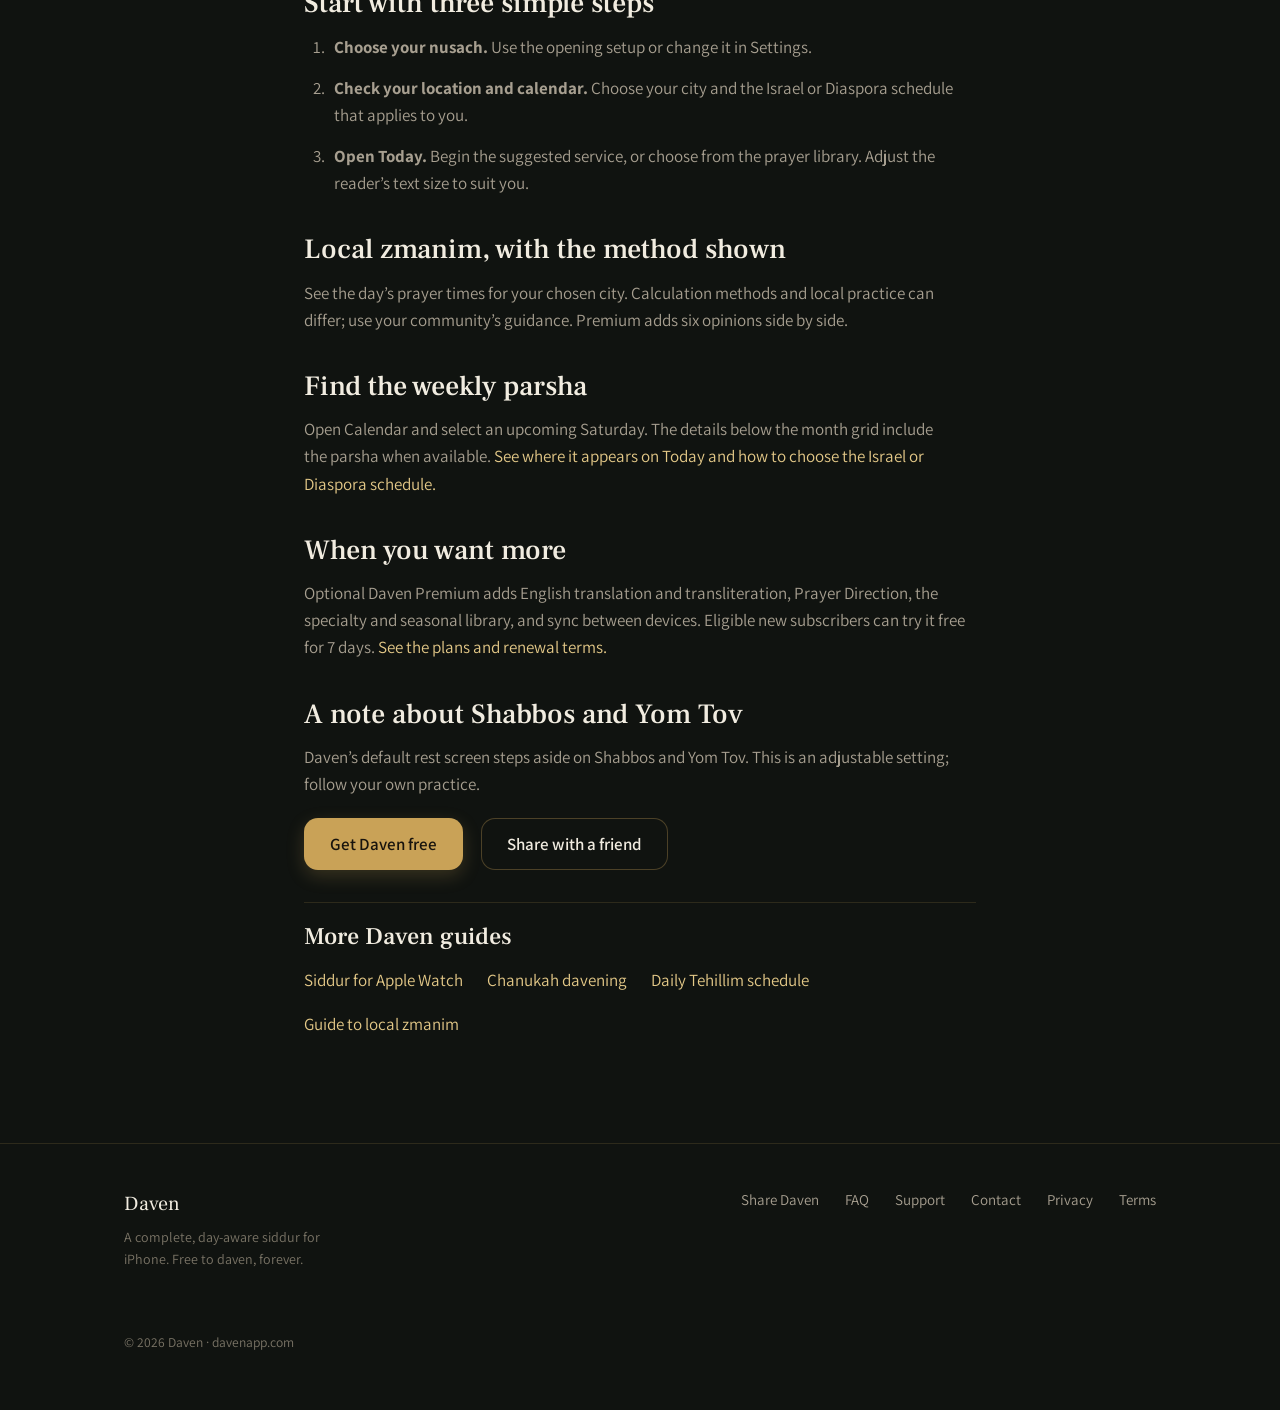
<file: siddur-for-iphone.html>
<!doctype html>
<html lang="en">
<head>
  <meta charset="utf-8" />
  <meta name="viewport" content="width=device-width, initial-scale=1" />
  <title>Free Siddur App for iPhone — Daven</title>
  <meta name="description" content="Find a free offline siddur for iPhone with Ashkenaz, Sefard, Edot Mizrach and Chabad, all 150 Tehillim and local zmanim." />
  <link rel="canonical" href="https://davenapp.com/siddur-for-iphone.html" />
  <link rel="alternate" hreflang="en" href="https://davenapp.com/siddur-for-iphone.html" />
  <link rel="alternate" hreflang="he" href="https://davenapp.com/siddur-he.html" />
  <meta name="apple-itunes-app" content="app-id=6791022012" />
  <meta property="og:type" content="website" />
  <meta property="og:url" content="https://davenapp.com/siddur-for-iphone.html" />
  <meta property="og:title" content="Free Siddur App for iPhone — Daven" />
  <meta property="og:description" content="Find a free offline siddur for iPhone with Ashkenaz, Sefard, Edot Mizrach and Chabad, all 150 Tehillim and local zmanim." />
  <meta property="og:image" content="https://davenapp.com/assets/icon-512.png" />
  <meta name="twitter:card" content="summary" />
  <link rel="icon" href="assets/icon-64.png" />
  <link rel="apple-touch-icon" href="assets/apple-touch-icon.png" />
  <link rel="preconnect" href="https://fonts.googleapis.com" />
  <link rel="preconnect" href="https://fonts.gstatic.com" crossorigin />
  <link href="https://fonts.googleapis.com/css2?family=Assistant:wght@400;500;600;700&family=Frank+Ruhl+Libre:wght@400;500;700;900&display=swap" rel="stylesheet" />
  <link rel="stylesheet" href="styles.css?v=11" />
</head>
<body>

<header class="nav">
  <div class="wrap nav__inner">
    <a class="nav__brand" href="/"><img class="nav__mark" src="assets/icon-64.png" alt="" width="30" height="30" />Daven</a>
      <button class="nav__menu" type="button" aria-label="Menu" aria-expanded="false" aria-controls="nav-sheet">
        <svg width="22" height="22" viewBox="0 0 22 22" fill="none" aria-hidden="true"><path d="M3 6h16M3 11h16M3 16h16" stroke="currentColor" stroke-width="1.8" stroke-linecap="round"/></svg>
      </button>
    <nav class="nav__links" aria-label="Site">
      <a href="/#features">Features</a>
      <a href="faq.html">FAQ</a>
      <a href="contact.html">Contact</a>
      <a class="nav__cta" href="https://apps.apple.com/app/id6791022012">Get the app</a>
    </nav>
  </div>
    <nav class="nav__sheet" id="nav-sheet" hidden aria-label="Menu">
      <a href="/#features">Features</a>
      <a href="/#premium">Premium</a>
      <a href="faq.html">FAQ</a>
      <a href="support.html">Support</a>
      <a href="contact.html">Contact</a>
      <a href="privacy.html">Privacy</a>
      <a href="terms.html">Terms</a>
      <a href="https://apps.apple.com/app/id6791022012">Get the app</a>
    </nav>
</header>

<main class="section guide-page">
  <div class="wrap wrap--narrow">
    <div class="section__head">
      <p class="mark mark--center" lang="he" dir="rtl">הַסִּדּוּר</p>
      <h1>A free siddur for your iPhone.</h1>
      <p><a href="siddur-he.html" lang="he" dir="rtl">למדריך בעברית</a></p>
      <p>For the weekday morning at home, Mincha between meetings, or Maariv on the way back. Open Daven and find today’s service.</p>
      <a class="btn btn--gold" href="https://apps.apple.com/app/id6791022012">Get Daven free</a>
      <p class="seasonal-guide" data-hide-after="2026-12-13T12:00:00Z"><a href="chanukah-davening.html">Chanukah 2026 candle count and davening guide</a></p>
    </div>
    <figure class="phone"><img src="assets/shot-today.png" width="780" height="1688" alt="The real Daven Today screen, showing the next prayer and local zmanim" decoding="async" /></figure>
    <article class="guide-copy">
      <h2>What you can use for free</h2>
      <p>The daily siddur in four nusachim, all 150 chapters of Tehillim, and core zmanim. The prayer library is stored on your phone, so you can read without a connection. You don’t need an account, and downloading the app does not start a paid subscription.</p>
      <h2>Your nusach, throughout the service</h2>
      <p>Choose Ashkenaz, Sefard, Edot Mizrach or Chabad in Settings → Nusach. Daven changes the prayer text for your selection and uses the Jewish calendar for seasonal insertions. Set whether you daven alone or with a minyan to guide how communal passages appear.</p>
      <h2>Start with three simple steps</h2>
      <ol>
        <li><strong>Choose your nusach.</strong> Use the opening setup or change it in Settings.</li>
        <li><strong>Check your location and calendar.</strong> Choose your city and the Israel or Diaspora schedule that applies to you.</li>
        <li><strong>Open Today.</strong> Begin the suggested service, or choose from the prayer library. Adjust the reader’s text size to suit you.</li>
      </ol>
      <h2>Local zmanim, with the method shown</h2>
      <p>See the day’s prayer times for your chosen city. Calculation methods and local practice can differ; use your community’s guidance. Premium adds six opinions side by side.</p>
      <h2>Find the weekly parsha</h2>
      <p>Open Calendar and select an upcoming Saturday. The details below the month grid include the parsha when available. <a href="faq.html#weekly-parsha">See where it appears on Today and how to choose the Israel or Diaspora schedule.</a></p>
      <h2>When you want more</h2>
      <p>Optional Daven Premium adds English translation and transliteration, Prayer Direction, the specialty and seasonal library, and sync between devices. Eligible new subscribers can try it free for 7 days. <a href="/#premium">See the plans and renewal terms.</a></p>
      <h2>A note about Shabbos and Yom Tov</h2>
      <p>Daven’s default rest screen steps aside on Shabbos and Yom Tov. This is an adjustable setting; follow your own practice.</p>
      <div class="cta-row"><a class="btn btn--gold" href="https://apps.apple.com/app/id6791022012">Get Daven free</a><a class="btn btn--ghost" href="https://wa.me/?text=A%20free%20offline%20siddur%20for%20iPhone%20with%20four%20nusachim%2C%20all%20150%20Tehillim%20and%20local%20zmanim.%0Ahttps%3A%2F%2Fdavenapp.com%2Fsiddur-for-iphone.html">Share with a friend</a></div>
    </article>
    <nav class="reading-related" aria-label="More Daven guides">
      <h2>More Daven guides</h2>
      <ul class="guide-links">
          <li><a href="siddur-for-apple-watch.html">Siddur for Apple Watch</a></li>
          <li><a href="chanukah-davening.html">Chanukah davening</a></li>
          <li><a href="daily-tehillim.html">Daily Tehillim schedule</a></li>
          <li><a href="zmanim-guide.html">Guide to local zmanim</a></li>
      </ul>
    </nav>
  </div>
</main>

<footer class="footer">
  <div class="wrap footer__inner">
    <div class="footer__brand">Daven<span>A complete, day-aware siddur for iPhone. Free to daven, forever.</span></div>
    <nav aria-label="Footer">
      <a href="share.html">Share Daven</a>
      <a href="faq.html">FAQ</a>
      <a href="support.html">Support</a>
      <a href="contact.html">Contact</a>
      <a href="privacy.html">Privacy</a>
      <a href="terms.html">Terms</a>
    </nav>
    <p class="footer__legal">© <span data-year>2026</span> Daven · davenapp.com</p>
  </div>
</footer>

<script src="site.js?v=10" defer></script>
</body>
</html>
</file>
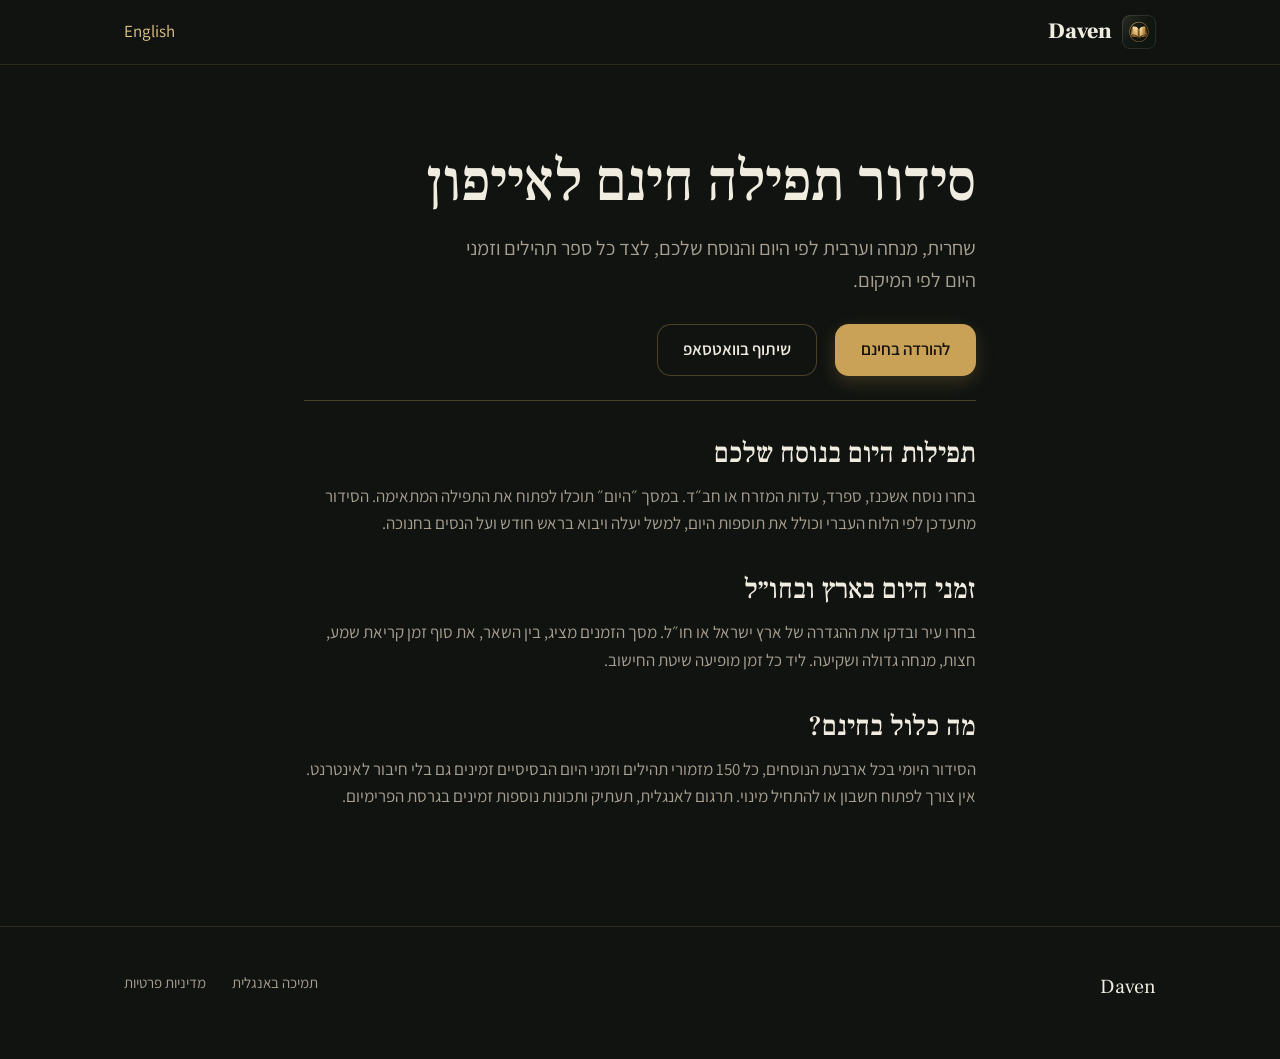
<file: siddur-he.html>
<!doctype html>
<html lang="he" dir="rtl">
<head>
  <meta charset="utf-8" />
  <meta name="viewport" content="width=device-width, initial-scale=1" />
  <title>סידור תפילה חינם לאייפון, תהילים וזמני היום — Daven</title>
  <meta name="description" content="סידור תפילה לאייפון בנוסח אשכנז, ספרד, עדות המזרח וחב״ד, עם כל ספר תהילים וזמני היום לפי המיקום. הסידור היומי זמין בחינם גם ללא אינטרנט." />
  <link rel="canonical" href="https://davenapp.com/siddur-he.html" />
  <link rel="alternate" hreflang="en" href="https://davenapp.com/siddur-for-iphone.html" />
  <link rel="alternate" hreflang="he" href="https://davenapp.com/siddur-he.html" />
  <meta name="apple-itunes-app" content="app-id=6791022012" />
  <meta property="og:type" content="website" />
  <meta property="og:locale" content="he_IL" />
  <meta property="og:url" content="https://davenapp.com/siddur-he.html" />
  <meta property="og:title" content="סידור תפילה חינם לאייפון — Daven" />
  <meta property="og:description" content="תפילות היום בארבעה נוסחים, כל ספר תהילים וזמני היום לפי המיקום." />
  <meta property="og:image" content="https://davenapp.com/assets/icon-512.png" />
  <meta name="twitter:card" content="summary" />
  <link rel="icon" href="assets/icon-64.png" />
  <link rel="apple-touch-icon" href="assets/apple-touch-icon.png" />
  <link rel="preconnect" href="https://fonts.googleapis.com" />
  <link rel="preconnect" href="https://fonts.gstatic.com" crossorigin />
  <link href="https://fonts.googleapis.com/css2?family=Assistant:wght@400;500;600;700&amp;family=Frank+Ruhl+Libre:wght@400;500;700;900&amp;display=swap" rel="stylesheet" />
  <link rel="stylesheet" href="styles.css?v=10" />
</head>
<body>
  <a class="skip-link" href="#main">דילוג לתוכן</a>
  <header class="reading-nav">
    <div class="wrap reading-nav__inner">
      <a class="nav__brand" href="/"><img class="nav__mark" src="assets/icon-64.png" alt="" width="34" height="34" /><span lang="en" dir="ltr">Daven</span></a>
      <nav aria-label="ניווט">
        <a href="siddur-for-iphone.html" lang="en" dir="ltr">English</a>
      </nav>
    </div>
  </header>
  <main class="section guide-page reading-page" id="main" tabindex="-1">
    <article class="wrap wrap--narrow">
      <header class="reading-head">
        <h1>סידור תפילה חינם לאייפון</h1>
        <p>שחרית, מנחה וערבית לפי היום והנוסח שלכם, לצד כל ספר תהילים וזמני היום לפי המיקום.</p>
        <div class="cta-row">
          <a class="btn btn--gold" href="https://apps.apple.com/il/app/daven-siddur-zmanim/id6791022012">להורדה בחינם</a>
          <a class="btn btn--ghost" href="https://wa.me/?text=%D7%A1%D7%99%D7%93%D7%95%D7%A8%20%D7%AA%D7%A4%D7%99%D7%9C%D7%94%20%D7%97%D7%99%D7%A0%D7%9D%20%D7%9C%D7%90%D7%99%D7%99%D7%A4%D7%95%D7%9F%20%D7%A2%D7%9D%20%D7%90%D7%A8%D7%91%D7%A2%D7%94%20%D7%A0%D7%95%D7%A1%D7%97%D7%99%D7%9D%2C%20%D7%9B%D7%9C%20%D7%A1%D7%A4%D7%A8%20%D7%AA%D7%94%D7%99%D7%9C%D7%99%D7%9D%20%D7%95%D7%96%D7%9E%D7%A0%D7%99%20%D7%94%D7%99%D7%95%D7%9D.%0Ahttps%3A%2F%2Fdavenapp.com%2Fsiddur-he.html">שיתוף בוואטסאפ</a>
        </div>
      </header>
      <div class="guide-copy">
        <h2>תפילות היום בנוסח שלכם</h2>
        <p>בחרו נוסח אשכנז, ספרד, עדות המזרח או חב״ד. במסך ״היום״ תוכלו לפתוח את התפילה המתאימה. הסידור מתעדכן לפי הלוח העברי וכולל את תוספות היום, למשל יעלה ויבוא בראש חודש ועל הנסים בחנוכה.</p>
        <h2>זמני היום בארץ ובחו״ל</h2>
        <p>בחרו עיר ובדקו את ההגדרה של ארץ ישראל או חו״ל. מסך הזמנים מציג, בין השאר, את סוף זמן קריאת שמע, חצות, מנחה גדולה ושקיעה. ליד כל זמן מופיעה שיטת החישוב.</p>
        <h2>מה כלול בחינם?</h2>
        <p>הסידור היומי בכל ארבעת הנוסחים, כל 150 מזמורי תהילים וזמני היום הבסיסיים זמינים גם בלי חיבור לאינטרנט. אין צורך לפתוח חשבון או להתחיל מינוי. תרגום לאנגלית, תעתיק ותכונות נוספות זמינים בגרסת הפרימיום.</p>
      </div>
    </article>
  </main>
  <footer class="footer">
    <div class="wrap footer__inner">
      <div class="footer__brand" lang="en" dir="ltr">Daven</div>
      <nav aria-label="קישורים נוספים">
        <a href="support.html">תמיכה באנגלית</a>
        <a href="privacy.html">מדיניות פרטיות</a>
      </nav>
    </div>
  </footer>
  <script src="site.js?v=9" defer></script>
</body>
</html>
</file>
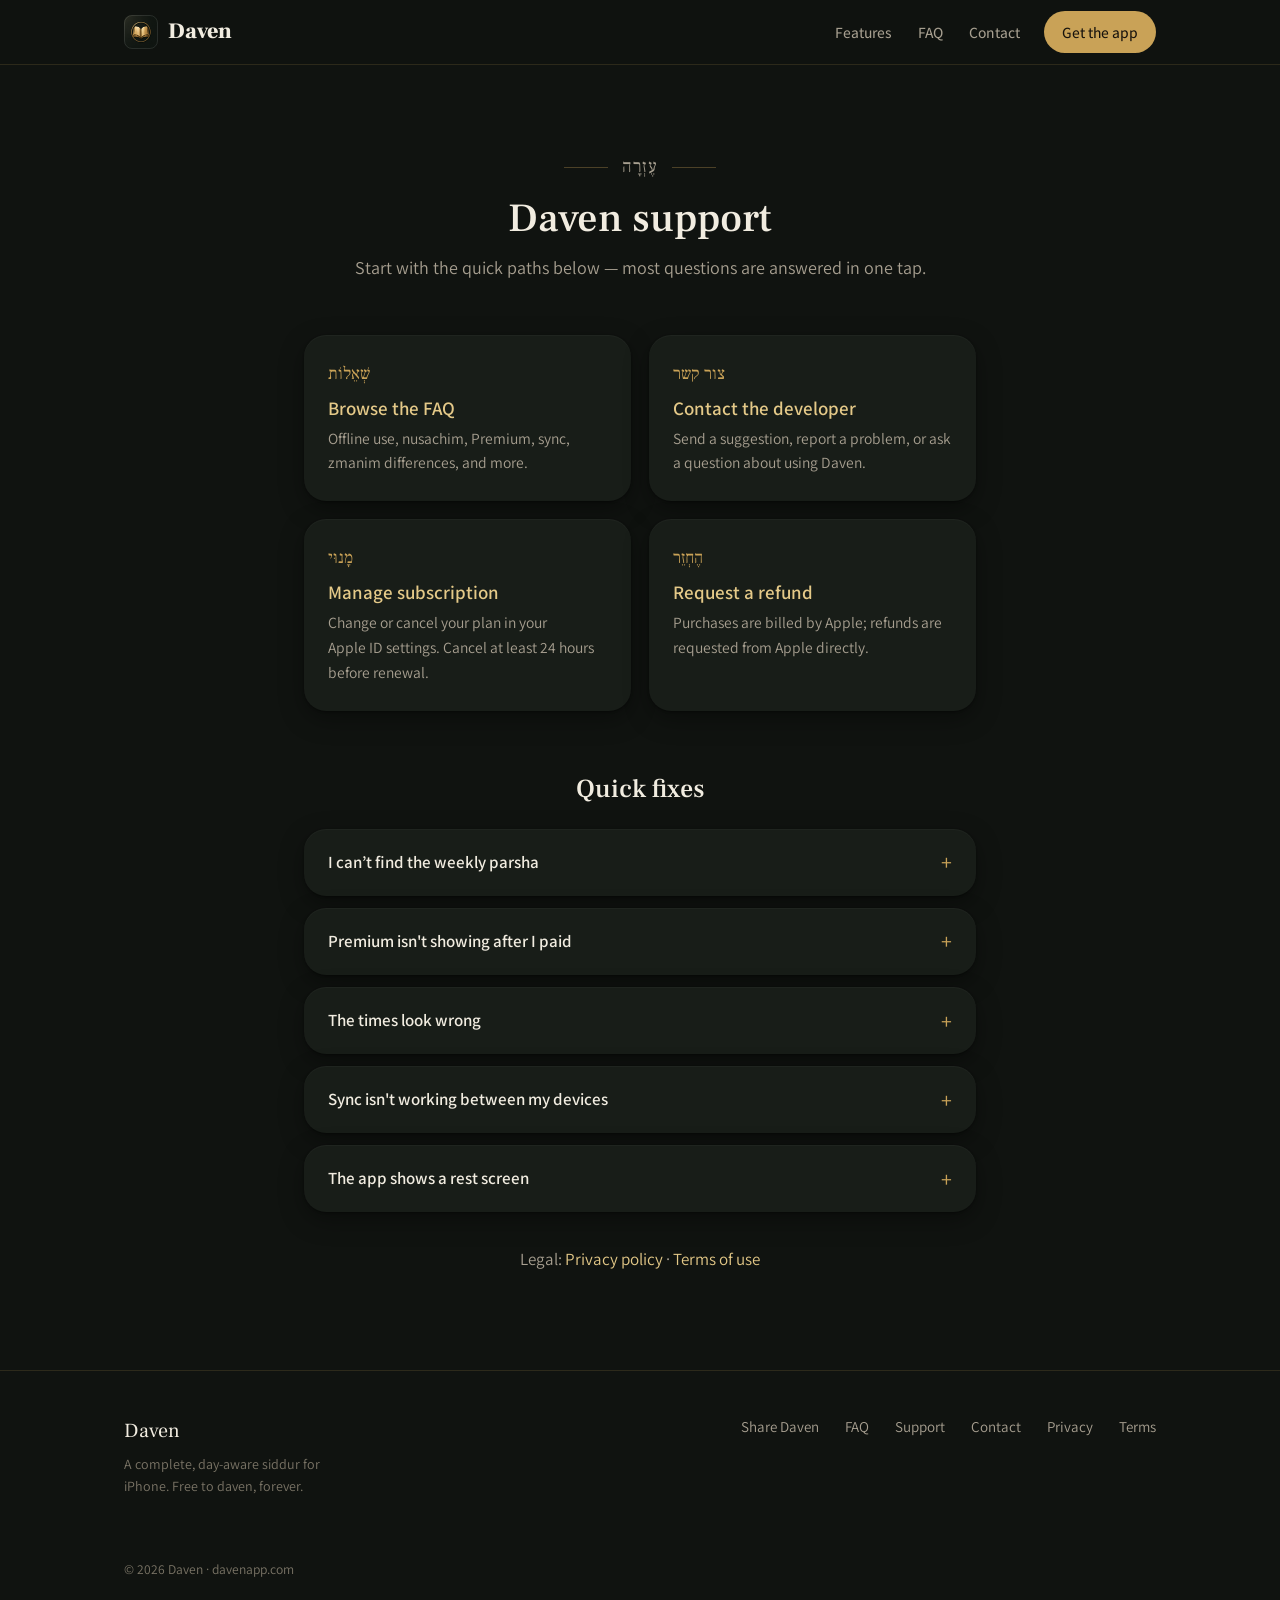
<file: support.html>
<!doctype html>
<html lang="en">
<head>
  <meta charset="utf-8" />
  <meta name="viewport" content="width=device-width, initial-scale=1" />
  <title>Support — Daven</title>
  <meta name="description" content="Get help with the Daven siddur app: quick answers, subscription management, refunds, and direct contact." />
  <link rel="canonical" href="https://davenapp.com/support.html" />
  <meta name="apple-itunes-app" content="app-id=6791022012" />
  <meta property="og:type" content="website" />
  <meta property="og:url" content="https://davenapp.com/support.html" />
  <meta property="og:title" content="Support — Daven" />
  <meta property="og:description" content="Get help with the Daven siddur app: quick answers, subscription management, refunds, and direct contact." />
  <meta property="og:image" content="https://davenapp.com/assets/icon-512.png" />
  <meta name="twitter:card" content="summary" />
  <link rel="icon" href="assets/icon-64.png" />
  <link rel="apple-touch-icon" href="assets/apple-touch-icon.png" />
  <link rel="preconnect" href="https://fonts.googleapis.com" />
  <link rel="preconnect" href="https://fonts.gstatic.com" crossorigin />
  <link href="https://fonts.googleapis.com/css2?family=Assistant:wght@400;500;600;700&family=Frank+Ruhl+Libre:wght@400;500;700;900&display=swap" rel="stylesheet" />
  <link rel="stylesheet" href="styles.css?v=9" />
</head>
<body>

<header class="nav">
  <div class="wrap nav__inner">
    <a class="nav__brand" href="/"><img class="nav__mark" src="assets/icon-64.png" alt="" width="30" height="30" />Daven</a>
      <button class="nav__menu" type="button" aria-label="Menu" aria-expanded="false" aria-controls="nav-sheet">
        <svg width="22" height="22" viewBox="0 0 22 22" fill="none" aria-hidden="true"><path d="M3 6h16M3 11h16M3 16h16" stroke="currentColor" stroke-width="1.8" stroke-linecap="round"/></svg>
      </button>
    <nav class="nav__links" aria-label="Site">
      <a href="/#features">Features</a>
      <a href="faq.html">FAQ</a>
      <a href="contact.html">Contact</a>
      <a class="nav__cta" href="https://apps.apple.com/app/id6791022012">Get the app</a>
    </nav>
  </div>
    <nav class="nav__sheet" id="nav-sheet" hidden aria-label="Menu">
      <a href="/#features">Features</a>
      <a href="/#premium">Premium</a>
      <a href="faq.html">FAQ</a>
      <a href="support.html">Support</a>
      <a href="contact.html">Contact</a>
      <a href="privacy.html">Privacy</a>
      <a href="terms.html">Terms</a>
      <a href="https://apps.apple.com/app/id6791022012">Get the app</a>
    </nav>
</header>

<main class="section" style="padding-bottom:88px">
  <div class="wrap wrap--narrow">
    <div class="section__head rise in">
      <p class="mark mark--center">עֶזְרָה</p>
      <h2>Daven support</h2>
      <p>Start with the quick paths below — most questions are answered in one tap.</p>
    </div>

    <div class="grid support-grid">
      <a class="card" href="faq.html" style="display:block"><span class="card__hebrew">שְׁאֵלוֹת</span><h3>Browse the FAQ</h3><p>Offline use, nusachim, Premium, sync, zmanim differences, and more.</p></a>
      <a class="card" href="contact.html" style="display:block"><span class="card__hebrew">צור קשר</span><h3>Contact the developer</h3><p>Send a suggestion, report a problem, or ask a question about using Daven.</p></a>
      <a class="card" href="https://apps.apple.com/account/subscriptions" style="display:block"><span class="card__hebrew">מָנוּי</span><h3>Manage subscription</h3><p>Change or cancel your plan in your Apple&nbsp;ID settings. Cancel at least 24 hours before renewal.</p></a>
      <a class="card" href="https://reportaproblem.apple.com" style="display:block"><span class="card__hebrew">הֶחְזֵר</span><h3>Request a refund</h3><p>Purchases are billed by Apple; refunds are requested from Apple directly.</p></a>
    </div>

    <div class="section__head rise" style="margin-top:64px;margin-bottom:24px">
      <h2 style="font-size:26px">Quick fixes</h2>
    </div>
    <div class="faq-list">
      <details class="faq-item"><summary>I can’t find the weekly parsha</summary><div class="faq-body"><p>Open Calendar, tap an upcoming Saturday, and look below the month grid for that date’s details. Weekday selections do not show the parsha line. <a href="faq.html#weekly-parsha">See the Today shortcut and Israel/Diaspora setting.</a></p></div></details>
      <details class="faq-item"><summary>Premium isn't showing after I paid</summary><div class="faq-body"><p>Open Settings → Premium → Restore purchases while signed into the Apple ID that made the purchase. If it still doesn't appear, send a message via the <a href="contact.html">contact form</a> with the approximate purchase date.</p></div></details>
      <details class="faq-item"><summary>The times look wrong</summary><div class="faq-body"><p>Check the city shown above your zmanim, and the Israel/Diaspora setting in Settings. Every zman states its calculation method — choose the opinion your community follows.</p></div></details>
      <details class="faq-item"><summary>Sync isn't working between my devices</summary><div class="faq-body"><p>Make sure you're signed in on both devices (Settings → Account) with the same account, and that both are online at least briefly. Sync is a Premium feature.</p></div></details>
      <details class="faq-item"><summary>The app shows a rest screen</summary><div class="faq-body"><p>It's Shabbos or Yom Tov where your device is. The app steps aside on holy days by design and returns after havdalah time.</p></div></details>
    </div>

    <p style="text-align:center;margin-top:34px;color:var(--afor)">Legal: <a href="privacy.html">Privacy policy</a> · <a href="terms.html">Terms of use</a></p>
  </div>
</main>

<footer class="footer">
  <div class="wrap footer__inner">
    <div class="footer__brand">Daven<span>A complete, day-aware siddur for iPhone. Free to daven, forever.</span></div>
    <nav aria-label="Footer">
      <a href="share.html">Share Daven</a>
      <a href="faq.html">FAQ</a>
      <a href="support.html">Support</a>
      <a href="contact.html">Contact</a>
      <a href="privacy.html">Privacy</a>
      <a href="terms.html">Terms</a>
    </nav>
    <p class="footer__legal">© <span data-year>2026</span> Daven · davenapp.com</p>
  </div>
</footer>

<script src="site.js?v=8" defer></script>
</body>
</html>
</file>
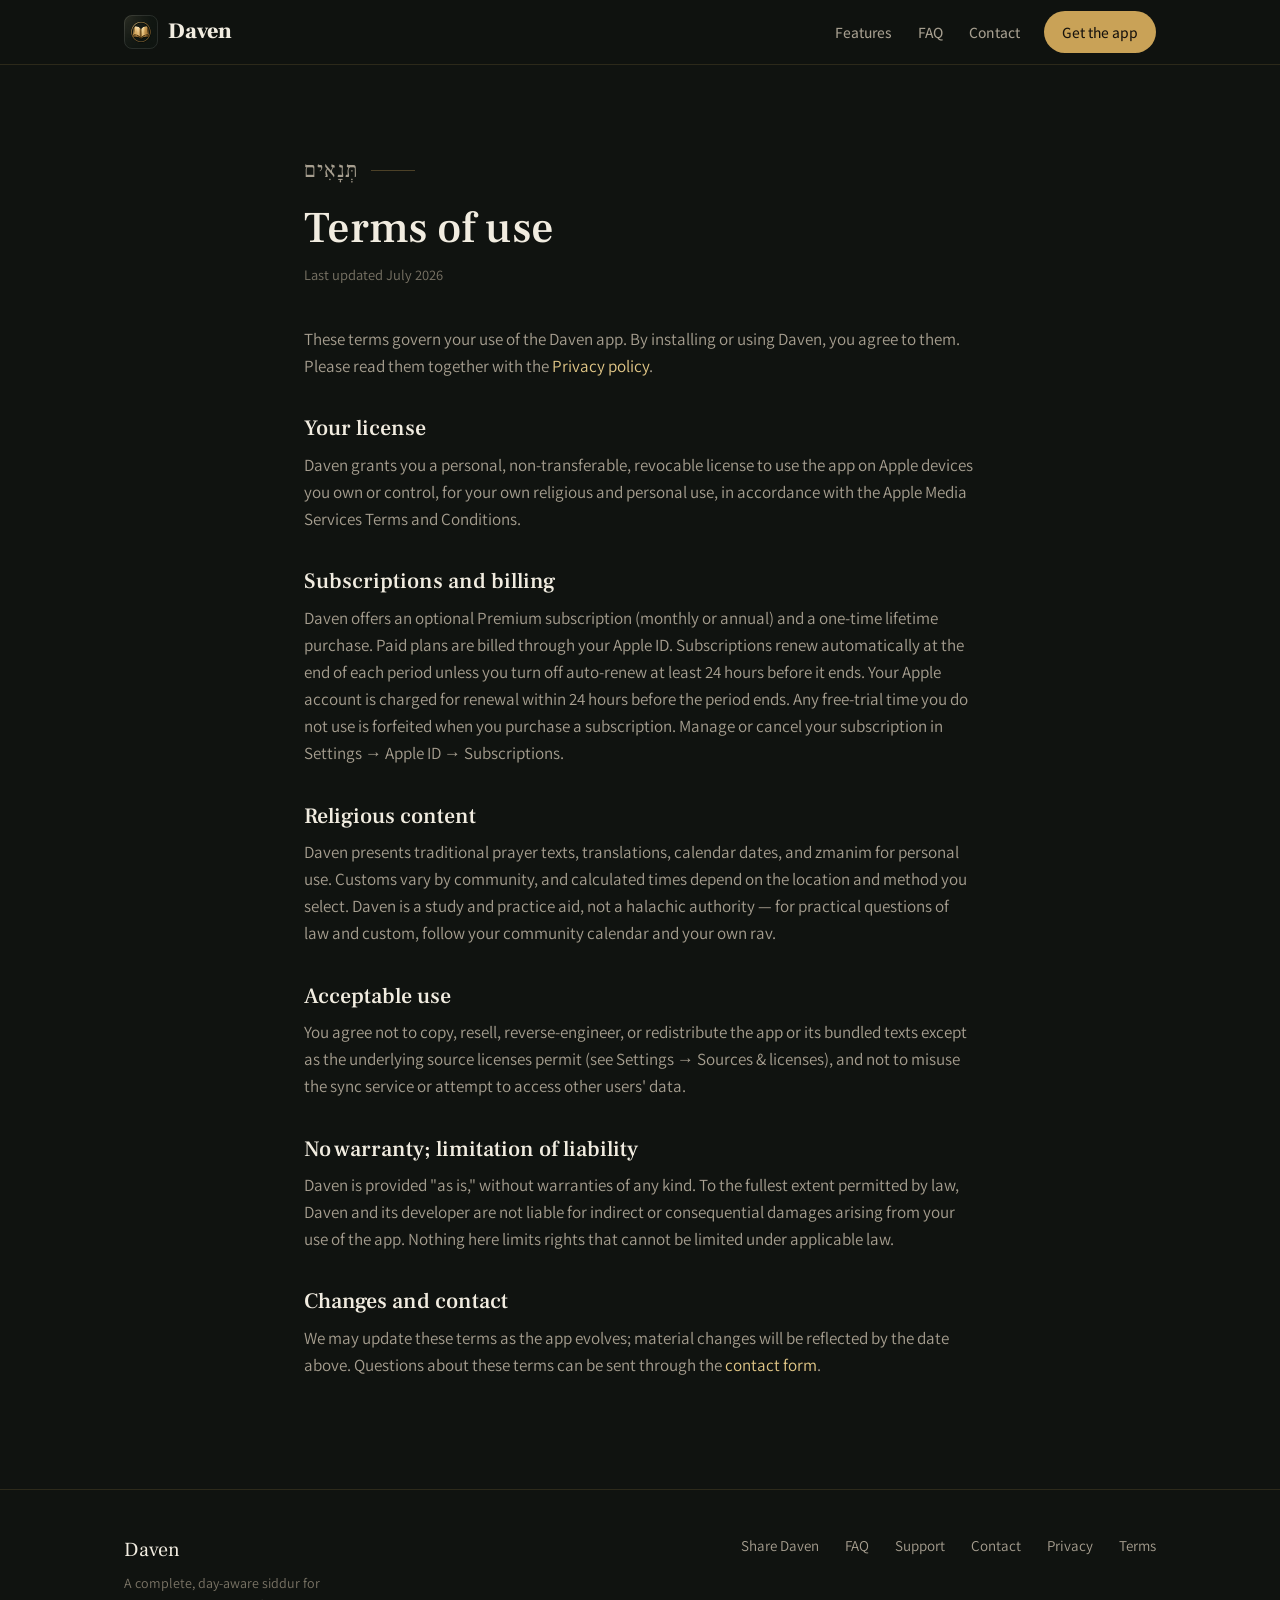
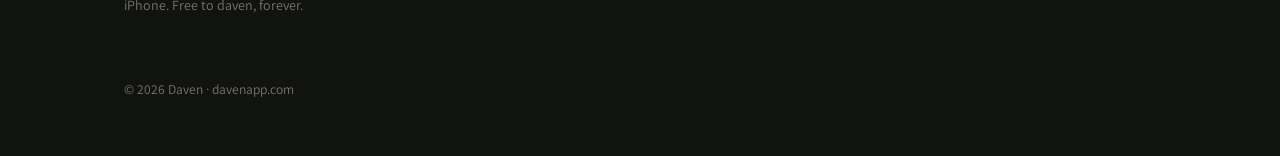
<file: terms.html>
<!doctype html>
<html lang="en">
<head>
  <meta charset="utf-8" />
  <meta name="viewport" content="width=device-width, initial-scale=1" />
  <title>Terms of use — Daven</title>
  <meta name="description" content="The terms that govern use of the Daven siddur app, including subscriptions and billing." />
  <link rel="canonical" href="https://davenapp.com/terms.html" />
  <meta name="apple-itunes-app" content="app-id=6791022012" />
  <meta property="og:type" content="website" />
  <meta property="og:url" content="https://davenapp.com/terms.html" />
  <meta property="og:title" content="Terms of use — Daven" />
  <meta property="og:description" content="The terms that govern use of the Daven siddur app, including subscriptions and billing." />
  <meta property="og:image" content="https://davenapp.com/assets/icon-512.png" />
  <meta name="twitter:card" content="summary" />
  <link rel="icon" href="assets/icon-64.png" />
  <link rel="apple-touch-icon" href="assets/apple-touch-icon.png" />
  <link rel="preconnect" href="https://fonts.googleapis.com" />
  <link rel="preconnect" href="https://fonts.gstatic.com" crossorigin />
  <link href="https://fonts.googleapis.com/css2?family=Assistant:wght@400;500;600;700&family=Frank+Ruhl+Libre:wght@400;500;700;900&display=swap" rel="stylesheet" />
  <link rel="stylesheet" href="styles.css?v=9" />
</head>
<body>

<header class="nav">
  <div class="wrap nav__inner">
    <a class="nav__brand" href="/"><img class="nav__mark" src="assets/icon-64.png" alt="" width="30" height="30" />Daven</a>
      <button class="nav__menu" type="button" aria-label="Menu" aria-expanded="false" aria-controls="nav-sheet">
        <svg width="22" height="22" viewBox="0 0 22 22" fill="none" aria-hidden="true"><path d="M3 6h16M3 11h16M3 16h16" stroke="currentColor" stroke-width="1.8" stroke-linecap="round"/></svg>
      </button>
    <nav class="nav__links" aria-label="Site">
      <a href="/#features">Features</a>
      <a href="faq.html">FAQ</a>
      <a href="contact.html">Contact</a>
      <a class="nav__cta" href="https://apps.apple.com/app/id6791022012">Get the app</a>
    </nav>
  </div>
    <nav class="nav__sheet" id="nav-sheet" hidden aria-label="Menu">
      <a href="/#features">Features</a>
      <a href="/#premium">Premium</a>
      <a href="faq.html">FAQ</a>
      <a href="support.html">Support</a>
      <a href="contact.html">Contact</a>
      <a href="privacy.html">Privacy</a>
      <a href="terms.html">Terms</a>
      <a href="https://apps.apple.com/app/id6791022012">Get the app</a>
    </nav>
</header>

<main class="section legal" style="padding-bottom:88px">
  <div class="wrap wrap--narrow">
    <p class="mark">תְּנָאִים</p>
    <h1>Terms of use</h1>
    <p class="updated">Last updated July 2026</p>

    <p>These terms govern your use of the Daven app. By installing or using Daven, you agree to them. Please read them together with the <a href="privacy.html">Privacy policy</a>.</p>

    <h2>Your license</h2>
    <p>Daven grants you a personal, non-transferable, revocable license to use the app on Apple devices you own or control, for your own religious and personal use, in accordance with the Apple Media Services Terms and Conditions.</p>

    <h2>Subscriptions and billing</h2>
    <p>Daven offers an optional Premium subscription (monthly or annual) and a one-time lifetime purchase. Paid plans are billed through your Apple ID. Subscriptions renew automatically at the end of each period unless you turn off auto-renew at least 24 hours before it ends. Your Apple account is charged for renewal within 24 hours before the period ends. Any free-trial time you do not use is forfeited when you purchase a subscription. Manage or cancel your subscription in Settings → Apple ID → Subscriptions.</p>

    <h2>Religious content</h2>
    <p>Daven presents traditional prayer texts, translations, calendar dates, and zmanim for personal use. Customs vary by community, and calculated times depend on the location and method you select. Daven is a study and practice aid, not a halachic authority — for practical questions of law and custom, follow your community calendar and your own rav.</p>

    <h2>Acceptable use</h2>
    <p>You agree not to copy, resell, reverse-engineer, or redistribute the app or its bundled texts except as the underlying source licenses permit (see Settings → Sources &amp; licenses), and not to misuse the sync service or attempt to access other users' data.</p>

    <h2>No warranty; limitation of liability</h2>
    <p>Daven is provided "as is," without warranties of any kind. To the fullest extent permitted by law, Daven and its developer are not liable for indirect or consequential damages arising from your use of the app. Nothing here limits rights that cannot be limited under applicable law.</p>

    <h2>Changes and contact</h2>
    <p>We may update these terms as the app evolves; material changes will be reflected by the date above. Questions about these terms can be sent through the <a href="contact.html">contact form</a>.</p>
  </div>
</main>

<footer class="footer">
  <div class="wrap footer__inner">
    <div class="footer__brand">Daven<span>A complete, day-aware siddur for iPhone. Free to daven, forever.</span></div>
    <nav aria-label="Footer">
      <a href="share.html">Share Daven</a>
      <a href="faq.html">FAQ</a>
      <a href="support.html">Support</a>
      <a href="contact.html">Contact</a>
      <a href="privacy.html">Privacy</a>
      <a href="terms.html">Terms</a>
    </nav>
    <p class="footer__legal">© <span data-year>2026</span> Daven · davenapp.com</p>
  </div>
</footer>

<script src="site.js?v=8" defer></script>
</body>
</html>
</file>
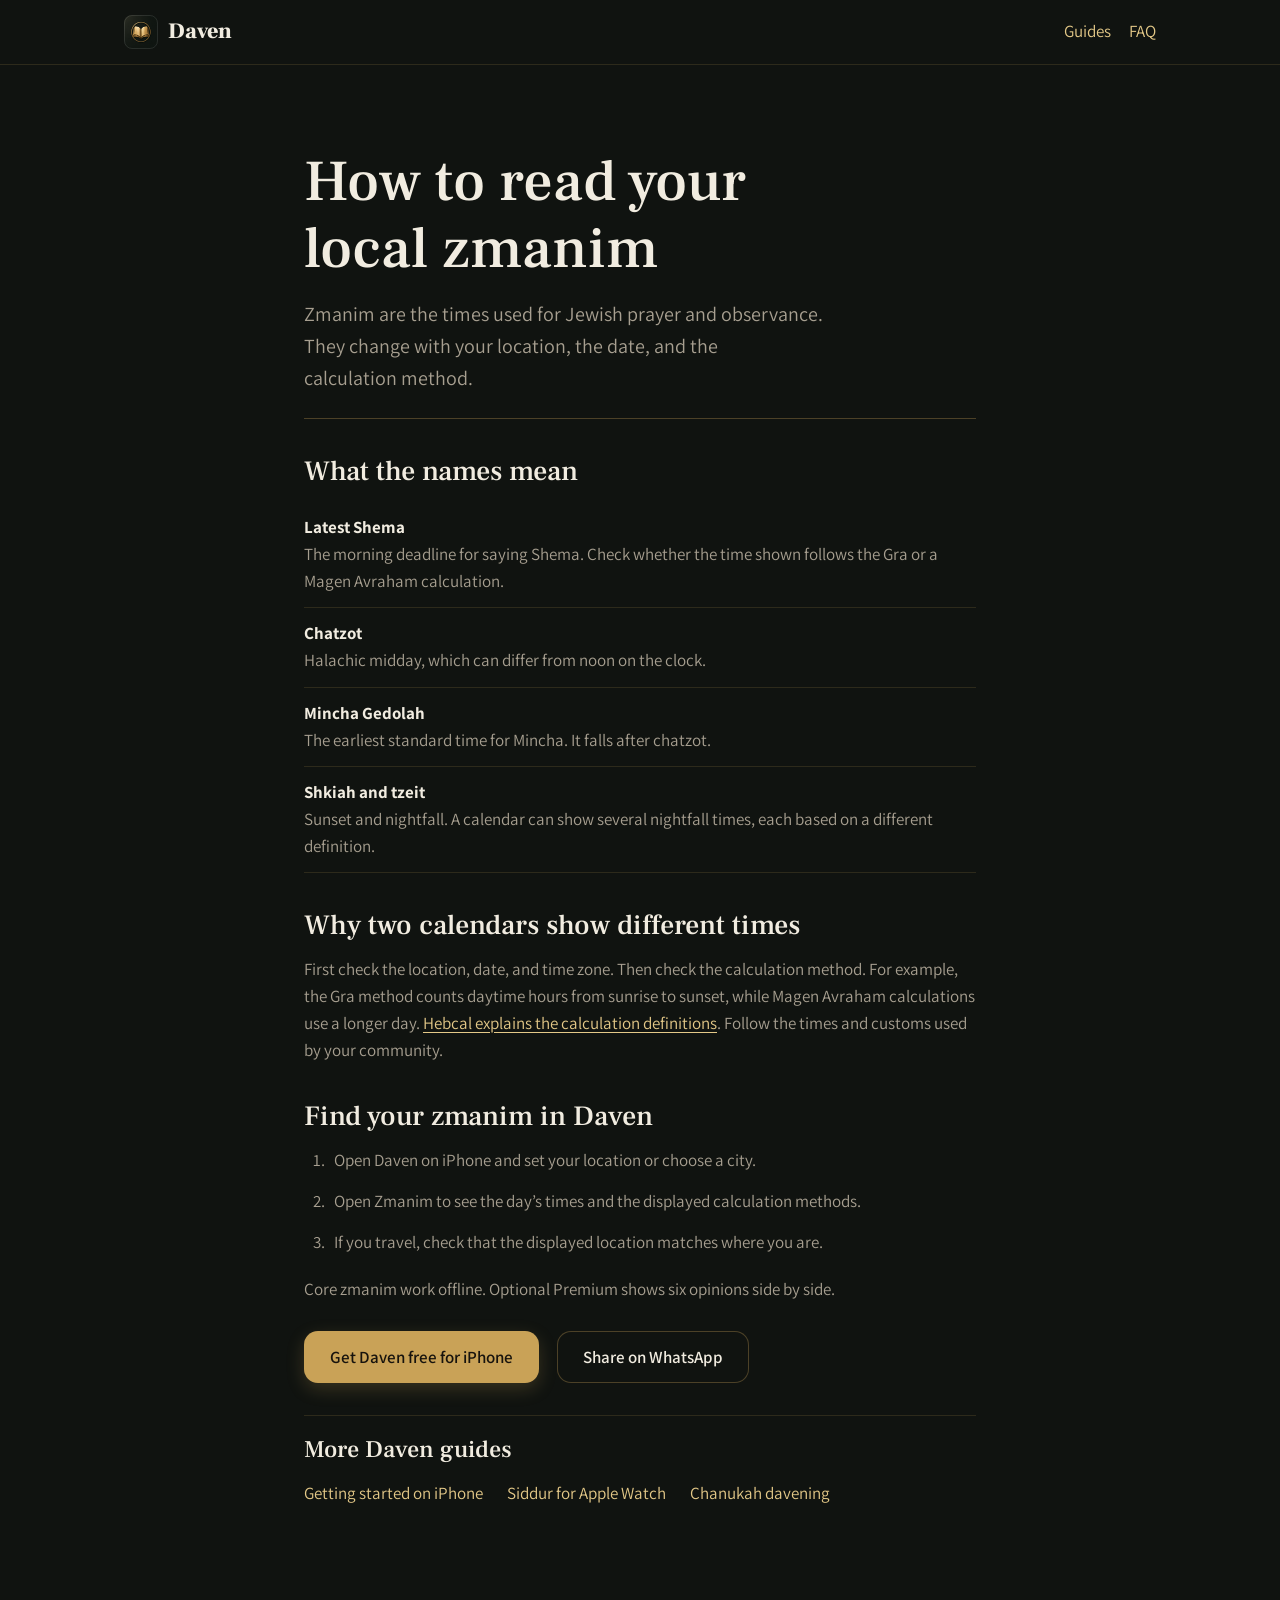
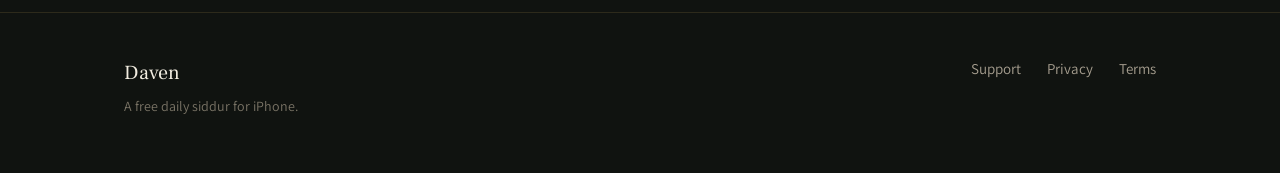
<file: zmanim-guide.html>
<!doctype html>
<html lang="en">
<head>
  <meta charset="utf-8" />
  <meta name="viewport" content="width=device-width, initial-scale=1" />
  <title>Local Zmanim and Jewish Prayer Times for iPhone — Daven</title>
  <meta name="description" content="Learn what latest Shema, chatzot, Mincha Gedolah and nightfall mean, why times vary, and how to find local zmanim offline on iPhone with Daven." />
  <link rel="canonical" href="https://davenapp.com/zmanim-guide.html" />
  <meta name="apple-itunes-app" content="app-id=6791022012" />
  <meta property="og:type" content="article" />
  <meta property="og:site_name" content="Daven" />
  <meta property="og:url" content="https://davenapp.com/zmanim-guide.html" />
  <meta property="og:title" content="Local Zmanim and Jewish Prayer Times for iPhone — Daven" />
  <meta property="og:description" content="Learn what latest Shema, chatzot, Mincha Gedolah and nightfall mean, why times vary, and how to find local zmanim offline on iPhone with Daven." />
  <meta property="og:image" content="https://davenapp.com/assets/shot-zmanim.png" />
  <meta name="twitter:card" content="summary" />
  <link rel="icon" href="assets/icon-64.png" />
  <link rel="apple-touch-icon" href="assets/apple-touch-icon.png" />
  <link rel="preconnect" href="https://fonts.googleapis.com" />
  <link rel="preconnect" href="https://fonts.gstatic.com" crossorigin />
  <link href="https://fonts.googleapis.com/css2?family=Assistant:wght@400;500;600;700&amp;family=Frank+Ruhl+Libre:wght@400;500;700;900&amp;display=swap" rel="stylesheet" />
  <link rel="stylesheet" href="styles.css?v=10" />
</head>
<body>
  <a class="skip-link" href="#main">Skip to content</a>
  <header class="reading-nav">
    <div class="wrap reading-nav__inner">
      <a class="nav__brand" href="/"><img class="nav__mark" src="assets/icon-64.png" alt="" width="34" height="34" />Daven</a>
      <nav aria-label="Site">
        <a href="/#guides">Guides</a>
        <a href="faq.html">FAQ</a>
      </nav>
    </div>
  </header>

  <main class="section guide-page reading-page" id="main" tabindex="-1">
    <article class="wrap wrap--narrow">
      <header class="reading-head">
        <h1>How to read your local zmanim</h1>
        <p>Zmanim are the times used for Jewish prayer and observance. They change with your location, the date, and the calculation method.</p>
      </header>

      <div class="guide-copy">
        <h2>What the names mean</h2>
        <dl class="zmanim-list">
          <div><dt>Latest Shema</dt><dd>The morning deadline for saying Shema. Check whether the time shown follows the Gra or a Magen Avraham calculation.</dd></div>
          <div><dt>Chatzot</dt><dd>Halachic midday, which can differ from noon on the clock.</dd></div>
          <div><dt>Mincha Gedolah</dt><dd>The earliest standard time for Mincha. It falls after chatzot.</dd></div>
          <div><dt>Shkiah and tzeit</dt><dd>Sunset and nightfall. A calendar can show several nightfall times, each based on a different definition.</dd></div>
        </dl>
        <h2>Why two calendars show different times</h2>
        <p>First check the location, date, and time zone. Then check the calculation method. For example, the Gra method counts daytime hours from sunrise to sunset, while Magen Avraham calculations use a longer day. <a href="https://hebcal.github.io/api/core/classes/Zmanim.html">Hebcal explains the calculation definitions</a>. Follow the times and customs used by your community.</p>
        <h2>Find your zmanim in Daven</h2>
        <ol>
          <li>Open Daven on iPhone and set your location or choose a city.</li>
          <li>Open Zmanim to see the day’s times and the displayed calculation methods.</li>
          <li>If you travel, check that the displayed location matches where you are.</li>
        </ol>
        <p>Core zmanim work offline. Optional Premium shows six opinions side by side.</p>
        <div class="cta-row">
          <a class="btn btn--gold" href="https://apps.apple.com/app/id6791022012">Get Daven free for iPhone</a>
          <a class="btn btn--ghost" href="https://wa.me/?text=A%20quick%20guide%20to%20Jewish%20prayer%20times%3A%20latest%20Shema%2C%20chatzot%2C%20Mincha%20Gedolah%2C%20sunset%20and%20nightfall.%0Ahttps%3A%2F%2Fdavenapp.com%2Fzmanim-guide.html">Share on WhatsApp</a>
        </div>
      </div>

      <nav class="reading-related" aria-label="More Daven guides">
        <h2>More Daven guides</h2>
        <ul class="guide-links">
          <li><a href="siddur-for-iphone.html">Getting started on iPhone</a></li>
          <li><a href="siddur-for-apple-watch.html">Siddur for Apple Watch</a></li>
          <li><a href="chanukah-davening.html">Chanukah davening</a></li>
        </ul>
      </nav>
    </article>
  </main>

  <footer class="footer">
    <div class="wrap footer__inner">
      <div class="footer__brand">Daven<span>A free daily siddur for iPhone.</span></div>
      <nav aria-label="Footer">
        <a href="support.html">Support</a>
        <a href="privacy.html">Privacy</a>
        <a href="terms.html">Terms</a>
      </nav>
    </div>
  </footer>
  <script src="site.js?v=9" defer></script>
</body>
</html>
</file>
<file: styles.css>
/* Daven · davenapp.com
   One design system for every page. The site speaks the app's own language:
   a siddur at night — warm ink, parchment text, the reader's gold marks.
   Display type: Frank Ruhl Libre (the app's Hebrew face; carries Latin too).
   Body: Assistant (the app's UI face). */

:root {
  --ink: #101310;        /* page */
  --tzel: #181d18;       /* raised surface */
  --tzel-2: #1f251f;     /* higher surface */
  --klaf: #f1ece0;       /* primary text — warm parchment */
  --afor: #a79f90;       /* secondary text */
  --muted: #7a7466;      /* captions */
  --zahav: #c9a257;      /* the reader's gold */
  --zahav-bright: #e4c988;
  --hairline: rgba(201, 162, 87, 0.16);
  --hairline-strong: rgba(201, 162, 87, 0.32);
  --danger: #c96a57;
  --radius-lg: 22px;
  --radius-md: 14px;     /* lg = md + 8px padding: concentric */
  --radius-sm: 9px;
  --serif: "Frank Ruhl Libre", Georgia, serif;
  --sans: "Assistant", -apple-system, "Segoe UI", sans-serif;
  --shadow-card: 0 1px 0 rgba(255, 255, 255, 0.03) inset, 0 1px 2px rgba(0, 0, 0, 0.35), 0 8px 24px rgba(0, 0, 0, 0.35);
  --shadow-float: 0 1px 0 rgba(255, 255, 255, 0.04) inset, 0 2px 6px rgba(0, 0, 0, 0.4), 0 24px 64px rgba(0, 0, 0, 0.55);
}

* { margin: 0; padding: 0; box-sizing: border-box; }

html { scroll-behavior: smooth; }
@media (prefers-reduced-motion: reduce) { html { scroll-behavior: auto; } }

body {
  background: var(--ink);
  color: var(--klaf);
  font-family: var(--sans);
  font-size: 17px;
  line-height: 1.6;
  -webkit-font-smoothing: antialiased;
  text-rendering: optimizeLegibility;
}

img { max-width: 100%; height: auto; display: block; }
a { color: var(--zahav-bright); text-decoration: none; }
a:hover { text-decoration: underline; text-underline-offset: 3px; }
:focus-visible { outline: 2px solid var(--zahav); outline-offset: 3px; border-radius: 4px; }

h1, h2, h3 { font-family: var(--serif); font-weight: 500; line-height: 1.15; text-wrap: balance; }
p { text-wrap: pretty; }

.wrap { max-width: 1080px; margin: 0 auto; padding: 0 24px; }
.wrap--narrow { max-width: 720px; }

/* ── Navigation ─────────────────────────────────────────────── */
.nav {
  position: sticky; top: 0; z-index: 50;
  background: color-mix(in srgb, var(--ink) 86%, transparent);
  backdrop-filter: blur(14px);
  -webkit-backdrop-filter: blur(14px);
  border-bottom: 1px solid var(--hairline);
}
.nav__inner { display: flex; align-items: center; gap: 28px; min-height: 64px; }
.nav__brand { display: flex; align-items: center; gap: 10px; font-family: var(--serif); font-weight: 900; font-size: 22px; color: var(--klaf); }
.nav__brand:hover { text-decoration: none; }
.nav__mark { width: 34px; height: 34px; border-radius: 8px; outline: 1px solid rgba(255, 255, 255, 0.1); outline-offset: -1px; }
.nav__links { display: flex; gap: 22px; margin-left: auto; align-items: center; }
.nav__links a { color: var(--afor); font-size: 15.5px; font-weight: 500; padding: 10px 2px; }
.nav__links a:hover { color: var(--klaf); text-decoration: none; }
.nav__links a[aria-current="page"] { color: var(--zahav-bright); }
.nav__cta {
  background: var(--zahav); color: #17130d !important; font-weight: 600;
  padding: 9px 18px !important; border-radius: 999px;
  transition-property: transform, background-color; transition-duration: 160ms; transition-timing-function: ease-out;
}
.nav__cta:hover { background: var(--zahav-bright); text-decoration: none; }
.nav__cta:active { transform: scale(0.96); }
.nav__menu {
  display: none; border: 0; cursor: pointer; margin-left: auto;
  -webkit-appearance: none; appearance: none; -webkit-tap-highlight-color: transparent;
  width: 44px; height: 44px; border-radius: 12px; background: transparent; padding: 0;
  color: var(--klaf); align-items: center; justify-content: center;
  transition-property: transform, background-color; transition-duration: 160ms; transition-timing-function: ease-out;
}
.nav__menu:active { transform: scale(0.96); }
.nav__menu svg { display: block; }
@media (max-width: 720px) {
  .nav__inner { position: relative; }
  .nav__links a:not(.nav__cta) { display: none; }
  /* Glyph (not the invisible 44px hit area) aligns to the 24px content edge. */
  .nav__menu { display: inline-flex; order: -1; margin-left: -11px; }
  /* Optically centered: the eye reads the TEXT as the brand, so the cluster
     shifts left by half the icon+gap to put "Daven" on true center. */
  .nav__brand { position: absolute; left: 50%; transform: translateX(calc(-50% - 22px)); font-size: 25px; }
  /* The centered brand owns the bar: the CTA steps back to a quiet outline
     (the hero's big gold button carries the download push). */
  .nav__cta {
    background: transparent; color: var(--zahav-bright) !important;
    box-shadow: inset 0 0 0 1px var(--hairline-strong);
    padding: 7px 14px !important; font-size: 15px;
  }
  .nav__cta:hover { background: rgba(201, 162, 87, 0.12); }
}

/* Mobile menu sheet: slides down beneath the sticky bar. */
.nav__sheet {
  position: absolute; left: 0; right: 0; top: 100%;
  background: color-mix(in srgb, var(--ink) 97%, transparent);
  backdrop-filter: blur(14px); -webkit-backdrop-filter: blur(14px);
  border-bottom: 1px solid var(--hairline-strong);
  padding: 8px 24px 18px; display: grid;
}
.nav__sheet[hidden] { display: none; }
.nav__sheet a {
  color: var(--klaf); font-size: 17px; font-weight: 600; text-decoration: none;
  min-height: 50px; display: flex; align-items: center;
  border-bottom: 1px solid var(--hairline);
}
.nav__sheet a:last-child { border-bottom: 0; color: var(--zahav-bright); }
html.js .nav__sheet:not([hidden]) { animation: sheet-in 200ms ease-out; }
@keyframes sheet-in {
  from { opacity: 0; transform: translateY(-8px); }
  to { opacity: 1; transform: translateY(0); }
}
@media (prefers-reduced-motion: reduce) { html.js .nav__sheet:not([hidden]) { animation: none; } }

/* ── The siddur-page hero ───────────────────────────────────── */
.hero { padding: 56px 0 56px; overflow: hidden; }
.hero__grid { display: grid; grid-template-columns: minmax(0, 1.1fr) minmax(0, 0.9fr); gap: 56px; align-items: center; }
@media (max-width: 900px) { .hero__grid { grid-template-columns: 1fr; gap: 48px; } }

/* the gold section mark, exactly as the reader draws one */
.mark {
  font-family: var(--serif); color: var(--zahav); font-size: 22px; letter-spacing: 0.04em;
  display: flex; align-items: center; gap: 14px;
}
.mark::after { content: ""; height: 1px; flex: 0 0 44px; background: var(--hairline-strong); }
.mark--center { justify-content: center; }
.mark--center::before { content: ""; height: 1px; flex: 0 0 44px; background: var(--hairline-strong); }

.hero__hebrew {
  font-family: var(--serif); font-weight: 500; color: var(--klaf);
  font-size: clamp(48px, 6.2vw, 78px); line-height: 1.2; direction: rtl;
  margin: 18px 0 6px;
}
.hero__hebrew em { font-style: normal; color: var(--zahav-bright); }
.hero__title { font-size: clamp(28px, 3.6vw, 40px); color: var(--klaf); margin-bottom: 14px; }
.hero__sub { color: var(--afor); font-size: 18.5px; max-width: 46ch; margin-bottom: 30px; }

.cta-row { display: flex; align-items: center; gap: 18px; flex-wrap: wrap; }
.btn {
  display: inline-flex; align-items: center; gap: 10px; min-height: 52px;
  padding: 0 26px; border-radius: var(--radius-md); border: 0; cursor: pointer;
  font-family: var(--sans); font-size: 17px; font-weight: 600;
  transition-property: transform, background-color, box-shadow; transition-duration: 160ms; transition-timing-function: ease-out;
}
.btn:active { transform: scale(0.96); }
.btn--gold { background: var(--zahav); color: #17130d; box-shadow: 0 6px 18px rgba(201, 162, 87, 0.22); }
.btn--gold:hover { background: var(--zahav-bright); text-decoration: none; }
.btn--ghost { background: transparent; color: var(--klaf); box-shadow: inset 0 0 0 1px var(--hairline-strong); }
.btn--ghost:hover { box-shadow: inset 0 0 0 1px var(--zahav); text-decoration: none; }
.cta-note { color: var(--muted); font-size: 14px; }

/* the phone: straight, floated on layered shadow, visible bezel.
   The screenshot is held to a true iPhone 390:844 ratio (object-fit: cover),
   so it can never distort — whatever a browser does with sizing. */
.phone {
  width: min(300px, 74vw); margin: 0 auto; border-radius: 44px; padding: 12px;
  background: #060806;
  box-shadow: var(--shadow-float), 0 0 0 1.5px rgba(255, 255, 255, 0.16), 0 0 0 5px rgba(0, 0, 0, 0.4);
}
.phone img {
  width: 100%; height: auto; aspect-ratio: 390 / 844;
  object-fit: cover; object-position: top;
  border-radius: 32px; outline: 1px solid rgba(255, 255, 255, 0.1); outline-offset: -1px;
}

/* ── Colophon strip (real numbers, set like a printer's line) ─ */
.colophon { border-top: 1px solid var(--hairline); border-bottom: 1px solid var(--hairline); padding: 26px 0; }
.colophon__row { display: flex; justify-content: center; gap: clamp(24px, 6vw, 72px); flex-wrap: wrap; }
.colophon .stat { text-align: center; }
.colophon .stat b { display: block; font-family: var(--serif); font-weight: 500; font-size: 30px; color: var(--klaf); font-variant-numeric: tabular-nums; }
.colophon .stat span { color: var(--muted); font-size: 13.5px; letter-spacing: 0.08em; text-transform: uppercase; }

/* ── Sections ───────────────────────────────────────────────── */
.section { padding: 88px 0 0; }
.section:last-of-type { padding-bottom: 88px; }
.section__head { text-align: center; max-width: 640px; margin: 0 auto 52px; }
.section__head h2 { font-size: clamp(30px, 4vw, 40px); margin: 14px 0 12px; }
.section__head p { color: var(--afor); font-size: 18px; }

/* alternating feature rows */
.feature { display: grid; grid-template-columns: 1fr 1fr; gap: 64px; align-items: center; padding: 46px 0; }
.feature--flip .feature__copy { order: 2; }
@media (max-width: 900px) {
  .feature { grid-template-columns: 1fr; gap: 36px; padding: 34px 0; }
  .feature--flip .feature__copy { order: 0; }
}
.feature h3 { font-size: 27px; margin: 12px 0 10px; }
.feature p { color: var(--afor); max-width: 44ch; }
.feature ul { margin: 16px 0 0; padding: 0; list-style: none; color: var(--afor); }
.feature li { padding: 7px 0 7px 26px; position: relative; }
.feature li::before { content: "✦"; position: absolute; left: 2px; color: var(--zahav); font-size: 12px; top: 11px; }

/* quiet grid of the rest */
.grid { display: grid; grid-template-columns: repeat(3, 1fr); gap: 18px; margin-top: 8px; }
@media (max-width: 900px) { .grid { grid-template-columns: 1fr 1fr; } }
@media (max-width: 560px) { .grid { grid-template-columns: 1fr; } }
.card {
  background: var(--tzel); border-radius: var(--radius-lg); padding: 26px 24px;
  box-shadow: var(--shadow-card);
  transition-property: transform, box-shadow; transition-duration: 180ms; transition-timing-function: ease-out;
}
.card:hover { transform: translateY(-2px); box-shadow: var(--shadow-float); }
.card h3 { font-size: 19px; font-family: var(--sans); font-weight: 600; margin-bottom: 6px; }
.card p { color: var(--afor); font-size: 15.5px; }
.card .card__hebrew { font-family: var(--serif); color: var(--zahav); font-size: 17px; display: block; margin-bottom: 10px; }

/* ── Pricing (the paywall's own shape) ──────────────────────── */
.plans { display: grid; grid-template-columns: repeat(3, 1fr); gap: 18px; align-items: stretch; }
@media (max-width: 860px) { .plans { grid-template-columns: 1fr; max-width: 440px; margin: 0 auto; } }
.plan {
  background: var(--tzel); border-radius: var(--radius-lg); padding: 30px 26px;
  box-shadow: var(--shadow-card); display: flex; flex-direction: column; gap: 8px;
}
.plan--featured { background: var(--tzel-2); box-shadow: var(--shadow-card), inset 0 0 0 1px var(--zahav); position: relative; }
.plan__badge {
  position: absolute; top: -12px; left: 26px; background: var(--zahav); color: #17130d;
  font-size: 12px; font-weight: 700; letter-spacing: 0.08em; padding: 4px 12px; border-radius: 999px;
}
.plan__name { font-weight: 600; font-size: 17px; }
.plan__price { font-family: var(--serif); font-size: 34px; font-variant-numeric: tabular-nums; }
.plan__price small { font-family: var(--sans); font-size: 15px; color: var(--afor); }
.plan__note { color: var(--afor); font-size: 15px; }
.plan .btn { margin-top: auto; justify-content: center; text-align: center; padding: 12px 18px; }
.plan__note:last-of-type { margin-bottom: 16px; }
.plans-foot { text-align: center; color: var(--muted); font-size: 14px; margin-top: 22px; max-width: 62ch; margin-left: auto; margin-right: auto; }

/* ── FAQ ────────────────────────────────────────────────────── */
.faq-list { display: grid; gap: 12px; }
.faq-item {
  background: var(--tzel); border-radius: var(--radius-lg);
  box-shadow: var(--shadow-card); overflow: hidden;
}
.faq-item summary {
  list-style: none; cursor: pointer; display: flex; align-items: center; gap: 14px;
  padding: 20px 24px; font-weight: 600; font-size: 17px; min-height: 44px;
}
.faq-item summary::-webkit-details-marker { display: none; }
.faq-item summary::after {
  content: "+"; margin-left: auto; color: var(--zahav); font-size: 22px; font-weight: 400; line-height: 1;
  transition-property: transform; transition-duration: 180ms; transition-timing-function: ease-out;
}
.faq-item[open] summary::after { transform: rotate(45deg); }
.faq-item .faq-body { padding: 0 24px 22px; color: var(--afor); }
.faq-body a { font-weight: 600; }

/* ── Contact form ───────────────────────────────────────────── */
.form { display: grid; gap: 18px; }
.chip-row { display: flex; gap: 10px; flex-wrap: wrap; }
.chip {
  border: 0; cursor: pointer; min-height: 44px; padding: 0 18px; border-radius: 999px;
  background: var(--tzel); color: var(--afor); font-family: var(--sans); font-size: 15.5px; font-weight: 600;
  box-shadow: inset 0 0 0 1px var(--hairline);
  transition-property: transform, background-color, color, box-shadow; transition-duration: 160ms; transition-timing-function: ease-out;
}
.chip:active { transform: scale(0.96); }
.chip[aria-pressed="true"] { background: var(--zahav); color: #17130d; box-shadow: none; }
.field label { display: block; font-weight: 600; font-size: 15px; margin-bottom: 8px; }
.field input, .field textarea {
  width: 100%; background: var(--tzel); border: 1px solid var(--hairline); border-radius: var(--radius-md);
  color: var(--klaf); font-family: var(--sans); font-size: 16.5px; padding: 14px 16px; min-height: 52px;
  transition-property: border-color, box-shadow; transition-duration: 160ms; transition-timing-function: ease-out;
}
.field textarea { min-height: 170px; resize: vertical; line-height: 1.55; }
.field input:focus, .field textarea:focus { outline: none; border-color: var(--zahav); box-shadow: 0 0 0 3px rgba(201, 162, 87, 0.15); }
.form__error { color: var(--danger); font-size: 15px; min-height: 22px; }
.form__success {
  background: var(--tzel-2); border-radius: var(--radius-lg); box-shadow: var(--shadow-card), inset 0 0 0 1px var(--hairline-strong);
  padding: 34px 30px; text-align: center;
}
.form__success h3 { font-size: 24px; margin: 10px 0 8px; }
.form__success p { color: var(--afor); }
.hp { position: absolute; left: -9999px; width: 1px; height: 1px; overflow: hidden; }

/* ── Legal pages ────────────────────────────────────────────── */
.legal h1 { font-size: clamp(32px, 4.5vw, 44px); margin: 16px 0 8px; }
.legal .updated { color: var(--muted); font-size: 14.5px; margin-bottom: 40px; }
.legal h2 { font-size: 22px; margin: 36px 0 10px; }
.legal p { color: var(--afor); margin-bottom: 14px; }

/* ── Final CTA + footer ─────────────────────────────────────── */
.closer { text-align: center; padding: 96px 0; }
.closer .hero__hebrew { font-size: clamp(44px, 6.5vw, 72px); margin-bottom: 4px; }
.closer p { color: var(--afor); font-size: 18px; margin-bottom: 28px; }

.footer { border-top: 1px solid var(--hairline); padding: 44px 0 56px; margin-top: 8px; }
.footer__inner { display: flex; gap: 36px; flex-wrap: wrap; align-items: flex-start; justify-content: space-between; }
.footer__brand { font-family: var(--serif); font-size: 20px; }
.footer__brand span { display: block; font-family: var(--sans); color: var(--muted); font-size: 14px; margin-top: 6px; max-width: 34ch; }
.footer nav { display: flex; gap: 26px; flex-wrap: wrap; }
.footer nav a { color: var(--afor); font-size: 15px; }
.footer nav a:hover { color: var(--klaf); }
.footer__legal { width: 100%; color: var(--muted); font-size: 13.5px; margin-top: 26px; }

/* ── Motion: one orchestrated hero, quiet reveals after ───────
   Visible is the default; hiding applies only while JS is running (html.js)
   AND the element has not yet revealed — scripts off, everything shows. */
html.js .rise {
  transition-property: opacity, transform; transition-duration: 240ms; transition-timing-function: cubic-bezier(0.2, 0, 0, 1);
}
html.js .rise:not(.in) { opacity: 0; transform: translateY(12px); }
.hero .rise:nth-child(1) { transition-delay: 0ms; }
.hero .rise:nth-child(2) { transition-delay: 90ms; }
.hero .rise:nth-child(3) { transition-delay: 180ms; }
.hero .rise:nth-child(4) { transition-delay: 270ms; }
.hero .rise:nth-child(5) { transition-delay: 340ms; }
.grid .card.rise:nth-child(2) { transition-delay: 50ms; }
.grid .card.rise:nth-child(3) { transition-delay: 100ms; }
.grid .card.rise:nth-child(4) { transition-delay: 150ms; }
.grid .card.rise:nth-child(5) { transition-delay: 200ms; }
.grid .card.rise:nth-child(6) { transition-delay: 250ms; }

@media (prefers-reduced-motion: reduce) {
  .rise { opacity: 1; transform: none; transition: none; }
  .btn, .chip, .nav__cta, .card, .faq-item summary::after { transition: none; }
}

.section__head h1 { font-size: clamp(34px, 5vw, 48px); margin: 14px 0 18px; }
.section__head .btn { margin-top: 24px; }
.share-card { display: grid; gap: 20px; justify-items: start; padding: 32px; background: var(--tzel); border: 1px solid var(--hairline-strong); border-radius: var(--radius-lg); }
.share-icon { border-radius: 20px; }
.share-card h2, .share-actions h2, .guide-copy h2 { font-size: 28px; }
.share-card p, .share-actions p, .guide-copy p, .guide-copy li, .share-guide { color: var(--afor); }
.share-actions { margin-top: 48px; display: grid; gap: 16px; }
.share-actions label { font-weight: 600; }
.share-actions textarea { width: 100%; resize: vertical; padding: 18px; border: 1px solid var(--hairline-strong); border-radius: var(--radius-md); background: var(--tzel); color: var(--klaf); font: inherit; line-height: 1.5; }
.share-actions [hidden] { display: none; }
#share-status { min-height: 1.6em; }
.share-guide { margin-top: 20px; }
.guide-copy { margin-top: 48px; }
.guide-copy h2 { margin: 36px 0 14px; }
.guide-copy p, .guide-copy ol { margin-bottom: 20px; }
.guide-copy ol { padding-left: 24px; }
.guide-copy li { margin-bottom: 14px; padding-left: 6px; }
.support-fallback { margin: 24px 0; color: var(--afor); overflow-wrap: anywhere; }
.support-grid { grid-template-columns: repeat(2, minmax(0, 1fr)); }
@media (max-width: 540px) {
  .support-grid { grid-template-columns: 1fr; }
  .share-card { padding: 24px; }
  .share-card .btn { padding: 12px 20px; }
}

/* A hidden success state or form must stay hidden despite display rules. */
[hidden] { display: none !important; }
@media (max-width: 540px) { .hero { padding-top: 36px; } }

/* Search and setup guides use the same palette and type as the home page. */
.skip-link {
  position: absolute;
  z-index: 60;
  top: 12px;
  inset-inline-start: 24px;
  padding: 8px 14px;
  color: var(--ink);
  background: var(--zahav-bright);
  transform: translateY(calc(-100% - 24px));
}

.skip-link:focus { transform: none; }

.reading-nav { border-bottom: 1px solid var(--hairline); }
.reading-nav__inner, .reading-nav nav { display: flex; align-items: center; }
.reading-nav__inner { min-height: 64px; justify-content: space-between; gap: 18px; }
.reading-nav nav { gap: 18px; }
.reading-nav nav a { display: inline-flex; align-items: center; min-height: 44px; }
.reading-nav .nav__brand { position: static; transform: none; }

.reading-page { padding-top: clamp(40px, 8vw, 84px); }
.reading-head { padding-bottom: 24px; border-bottom: 1px solid var(--hairline-strong); }
.reading-head h1 { font-size: clamp(36px, 6.5vw, 58px); }
.reading-head p { margin-top: 16px; max-width: 52ch; font-size: 20px; color: var(--afor); }
.reading-page .guide-copy { margin-top: 28px; }
.reading-page .guide-copy a:not(.btn) { text-decoration: underline; text-underline-offset: 3px; }
.reading-page .guide-copy ul { padding-left: 24px; }
.reading-page .cta-row { margin-top: 28px; }

.guide-watch-shots { display: grid; grid-template-columns: repeat(2, minmax(0, 1fr)); gap: clamp(12px, 4vw, 24px); max-width: 460px; }
.guide-watch-shots img { border-radius: var(--radius-lg); background: var(--tzel); }
.guide-callout { padding: 20px; background: var(--tzel); border: 1px solid var(--hairline-strong); border-radius: var(--radius-md); }
.guide-callout h2 { margin: 0 0 10px; }
.guide-callout p { margin: 0; }
.zmanim-list > div { padding: 12px 0; border-bottom: 1px solid var(--hairline); }
.zmanim-list dt { font-weight: 700; }
.zmanim-list dd { color: var(--afor); }

.reading-related { margin-top: 32px; padding-top: 20px; border-top: 1px solid var(--hairline); scroll-margin-top: 78px; }
.reading-related h2, .reading-related h3 { font-size: 24px; }
.guide-links { display: flex; flex-wrap: wrap; gap: 0 24px; list-style: none; margin-top: 8px; }
.guide-links a { display: inline-flex; align-items: center; min-height: 44px; }

@media (prefers-reduced-motion: reduce) {
  .reading-page .btn:active { transform: none; }
}

.seasonal-guide { margin-top: 8px; }
.seasonal-guide a {
  display: inline-flex;
  align-items: center;
  min-height: 44px;
  color: var(--zahav-bright);
  text-decoration: underline;
  text-underline-offset: 3px;
}
.calendar-table {
  width: 100%;
  margin: 12px 0 16px;
  border-collapse: collapse;
  font-variant-numeric: tabular-nums;
}
.calendar-table th, .calendar-table td {
  padding: 7px 10px;
  text-align: start;
  border-bottom: 1px solid var(--hairline);
}
.calendar-table th:last-child, .calendar-table td:last-child { text-align: end; }
.calendar-table thead { border-bottom: 1px solid var(--hairline-strong); }

.desktop-install-link { display: none; }
@media (min-width: 901px) {
  .desktop-install-link { display: block; margin-top: 6px; }
  .desktop-install-link a { display: inline-flex; align-items: center; min-height: 44px; }
}
.share-download { grid-template-columns: minmax(0, 1fr) auto; align-items: center; gap: 24px; }
.share-download__details { display: grid; gap: 16px; justify-items: start; }
.share-download__scan { display: grid; justify-items: center; gap: 6px; text-align: center; scroll-margin-top: 80px; }
.share-download__scan img { width: 164px; height: auto; }
.share-download__scan figcaption { color: var(--afor); }
.share-download__scan a { display: inline-flex; align-items: center; min-height: 44px; }
@media (max-width: 540px) {
  .share-download { grid-template-columns: 1fr; }
}
</file>
<file: assets/share-video.css>
/* Scoped to the optional video on the sharing page. */
.share-video { display: grid; gap: 18px; margin-top: 48px; padding-top: 36px; border-top: 1px solid var(--hairline-strong); }
.share-video h2 { font-size: 28px; }
.share-video p { color: var(--afor); }
.share-video video { display: block; width: 100%; max-width: 360px; height: auto; aspect-ratio: 9 / 16; border: 1px solid var(--hairline-strong); border-radius: var(--radius-md); background: var(--ink); }
.share-video summary { color: var(--zahav-bright); cursor: pointer; padding: 8px 0; }
.share-video details p { padding-top: 12px; }
</file>
